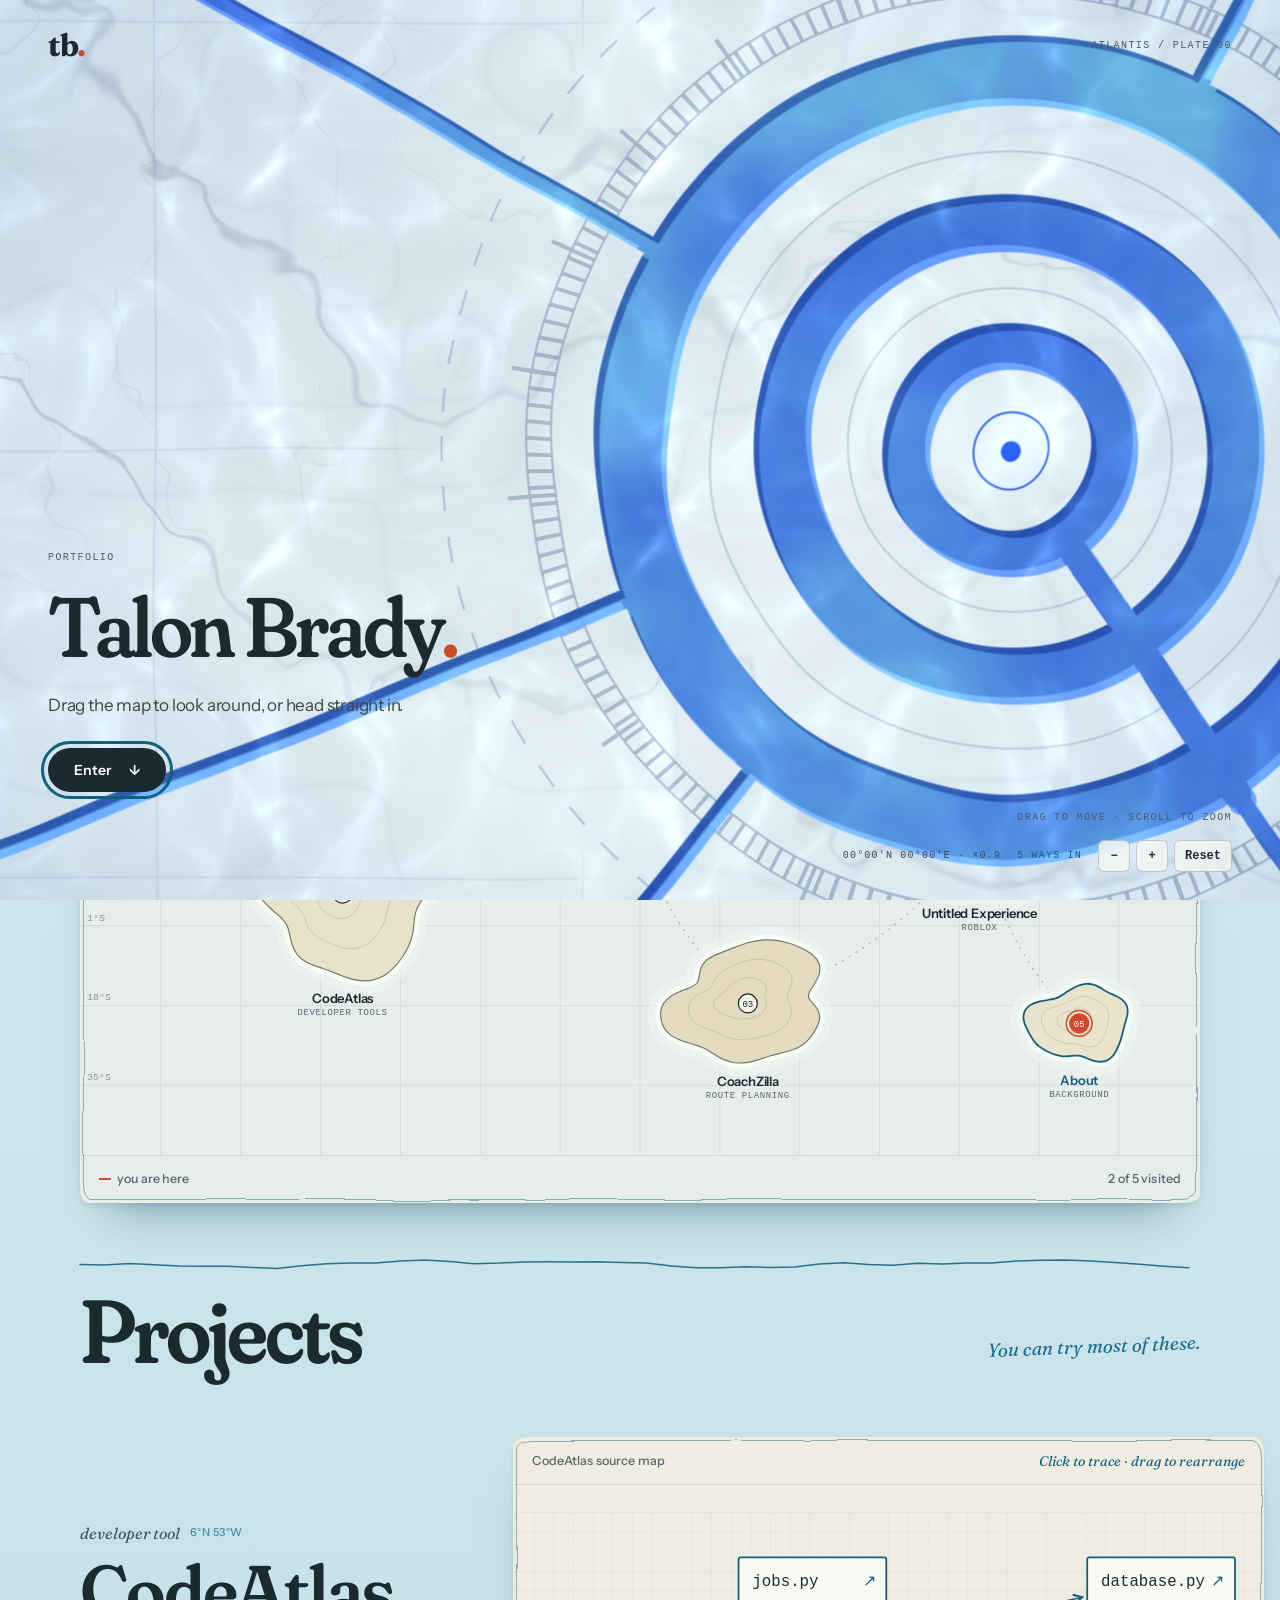
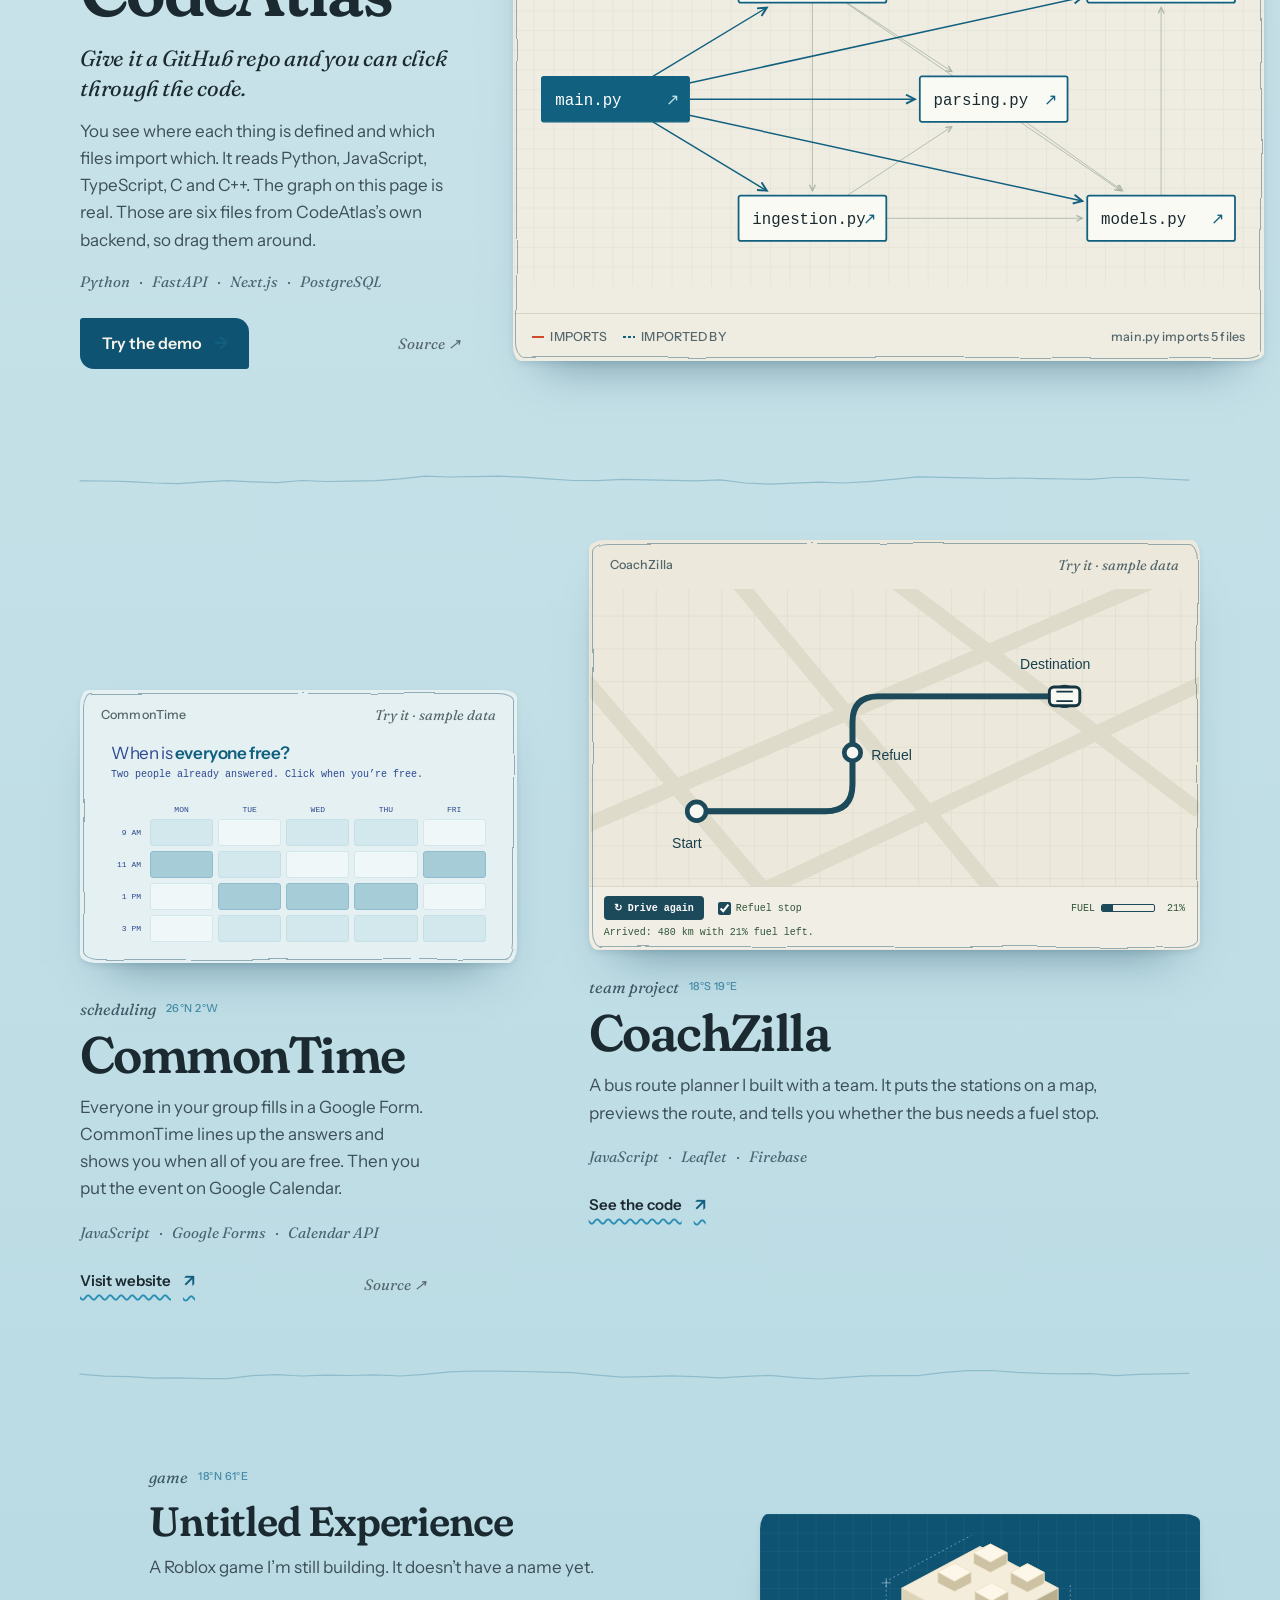
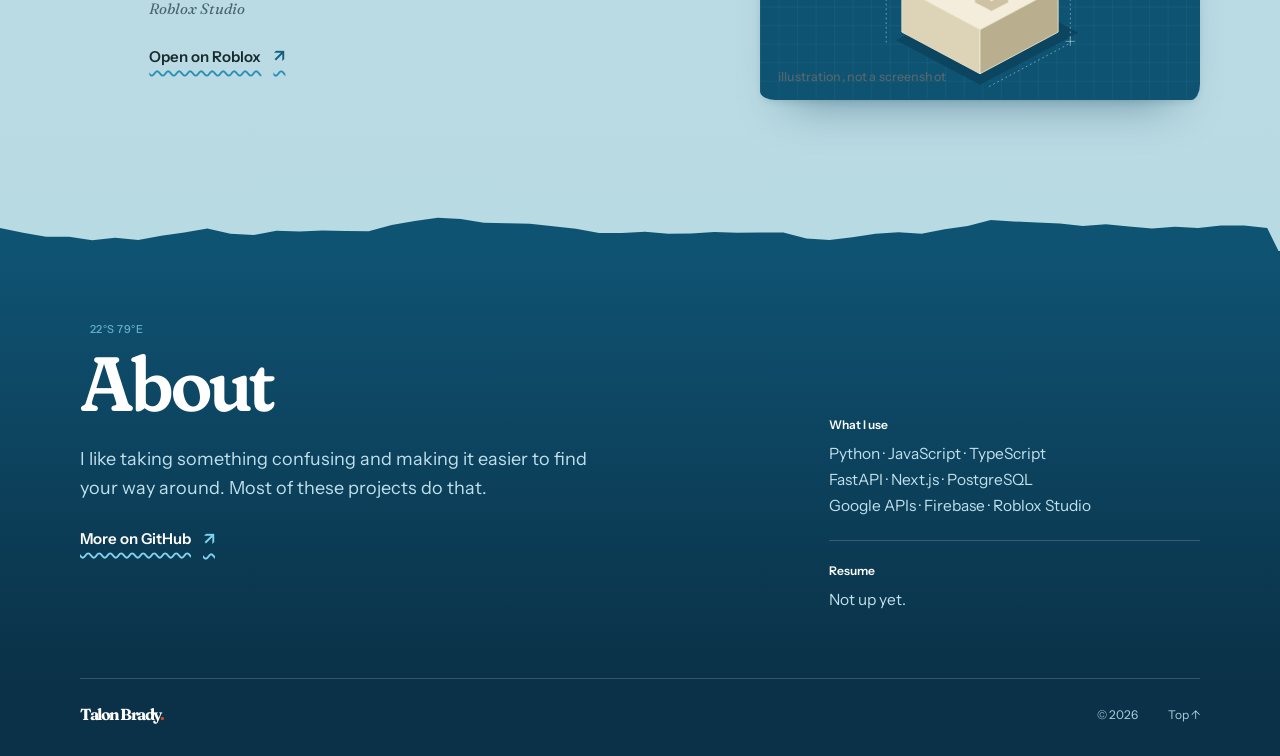
<file: index.html>
<!doctype html>
<html lang="en">
  <head>
    <meta charset="utf-8" />
    <meta name="viewport" content="width=device-width, initial-scale=1" />
    <meta
      name="description"
      content="Software projects by Talon Brady: CodeAtlas, CommonTime, CoachZilla and a Roblox game."
    />
    <meta name="theme-color" content="#f6f3ea" />
    <meta property="og:title" content="Talon Brady: projects" />
    <meta
      property="og:description"
      content="Software projects by Talon Brady: CodeAtlas, CommonTime, CoachZilla and a Roblox game."
    />
    <title>Talon Brady: projects</title>
    <link rel="icon" href="favicon.svg" type="image/svg+xml" />
    <link rel="preconnect" href="https://fonts.googleapis.com" />
    <link rel="preconnect" href="https://fonts.gstatic.com" crossorigin />
    <link
      rel="stylesheet"
      href="https://fonts.googleapis.com/css2?family=Fraunces:ital,opsz,wght,SOFT,WONK@0,9..144,300..800,0..100,0..1;1,9..144,300..800,0..100,0..1&family=Instrument+Sans:ital,wght@0,400..700;1,400..700&display=swap"
    />
    <link rel="stylesheet" href="styles.css?v=atlantis-10" />
    <script>
      // Show the entry screen unless the visitor followed a link to a section.
      if (!location.hash) document.documentElement.classList.add("gate-on");
    </script>
  </head>
  <body>
    <section class="gate" id="gate" aria-label="Welcome">
      <canvas class="gate-canvas" aria-hidden="true"></canvas>
      <div class="gate-top" aria-hidden="true">
        <span class="gate-mark">tb<i>.</i></span>
        <span>ATLANTIS / PLATE 00</span>
      </div>
      <div class="gate-copy">
        <p class="gate-eyebrow">PORTFOLIO</p>
        <p class="gate-title">Talon Brady<span>.</span></p>
        <p class="gate-lead">
          Drag the map to look around, or head straight in.
        </p>
        <button type="button" class="gate-enter">
          Enter <span aria-hidden="true">↓</span>
        </button>
      </div>
      <p class="gate-hint" aria-hidden="true">MOVE ACROSS THE WATER</p>
      <div class="gate-cursor" aria-hidden="true"></div>
    </section>
    <svg class="wobble-defs" aria-hidden="true" focusable="false">
      <filter id="wobble" x="-5%" y="-5%" width="110%" height="110%">
        <feTurbulence type="fractalNoise" baseFrequency="0.011" numOctaves="2" seed="4" />
        <feDisplacementMap in="SourceGraphic" scale="6" />
      </filter>
      <filter id="wobble-soft" x="-10%" y="-10%" width="120%" height="120%">
        <feTurbulence type="fractalNoise" baseFrequency="0.04" numOctaves="2" seed="9" />
        <feDisplacementMap in="SourceGraphic" scale="3" />
      </filter>
    </svg>
    <a class="skip-link" href="#main">Skip to content</a>
    <div class="page" id="top">
      <header class="masthead">
        <a class="wordmark" href="./" aria-label="Talon Brady home"
          >tb<span aria-hidden="true">.</span></a
        >
        <nav aria-label="Main navigation">
          <a href="#projects">Projects</a>
          <a href="#about">About</a>
          <a
            class="nav-external"
            href="https://github.com/stingingend"
            target="_blank"
            rel="noreferrer"
            >GitHub <span aria-hidden="true">↗</span></a
          >
        </nav>
      </header>
      <main id="main">
        <section class="intro" aria-labelledby="intro-title">
          <h1 id="intro-title">Talon Brady<span>.</span></h1>
          <div class="intro-bottom">
            <p>I build software.<br />Here’s some of it.</p>
            <ul class="index" aria-label="Projects, quick links">
              <li>
                <a href="#codeatlas">CodeAtlas</a>
                <span>look around a GitHub repo</span>
                <a class="index-go" href="codeatlas/workspace/">demo</a>
              </li>
              <li>
                <a href="#commontime">CommonTime</a>
                <span>find a time a group is free</span>
                <a
                  class="index-go"
                  href="https://stingingend.github.io/commontime-scheduler/"
                  target="_blank"
                  rel="noreferrer"
                  >site</a
                >
              </li>
              <li>
                <a href="#coachzilla">CoachZilla</a>
                <span>bus routes and fuel stops</span>
                <a
                  class="index-go"
                  href="https://github.com/stingingend/CoachZilla-main"
                  target="_blank"
                  rel="noreferrer"
                  >code</a
                >
              </li>
              <li>
                <a href="#roblox">Untitled Experience</a>
                <span>a Roblox game, in progress</span>
                <a
                  class="index-go"
                  href="https://www.roblox.com/games/104982161041127/Untitled-Experience"
                  target="_blank"
                  rel="noreferrer"
                  >play</a
                >
              </li>
            </ul>
          </div>
          <figure class="code-map atlas" id="atlas" aria-labelledby="atlas-title">
            <figcaption>
              <span id="atlas-title">Project map</span
              ><span>pick an island</span>
            </figcaption>
            <div class="atlas-stage">
              <ol class="atlas-places">
                <li>
                  <a class="place" href="#codeatlas" data-place="codeatlas"
                    ><b>CodeAtlas</b><span>Developer tools</span></a
                  >
                </li>
                <li>
                  <a class="place" href="#commontime" data-place="commontime"
                    ><b>CommonTime</b><span>Scheduling</span></a
                  >
                </li>
                <li>
                  <a class="place" href="#coachzilla" data-place="coachzilla"
                    ><b>CoachZilla</b><span>Route planning</span></a
                  >
                </li>
                <li>
                  <a class="place" href="#roblox" data-place="roblox"
                    ><b>Untitled Experience</b><span>Roblox</span></a
                  >
                </li>
                <li>
                  <a class="place" href="#about" data-place="about"
                    ><b>About</b><span>Background</span></a
                  >
                </li>
              </ol>
            </div>
            <div class="figure-bottom">
              <span><i aria-hidden="true"></i> you are here</span
              ><span class="atlas-count" aria-live="polite"
                >5 places</span
              >
            </div>
          </figure>
        </section>

        <section class="work" id="projects" aria-labelledby="work-title">
          <div class="section-heading">
            <h2 id="work-title">Projects</h2>
            <p>You can try most of these.</p>
          </div>
          <article
            class="featured project"
            id="codeatlas"
            aria-labelledby="codeatlas-title"
          >
            <div class="featured-copy">
              <div class="eyebrow">
                developer tool
                <span class="coords" data-coords="codeatlas"></span>
              </div>
              <h3 id="codeatlas-title">CodeAtlas</h3>
              <p class="project-lead">Give it a GitHub repo and you can click through the code.</p>
              <p>
                You see where each thing is defined and which files import which. It reads Python, JavaScript, TypeScript, C and C++. The graph on this page is real. Those are six files from CodeAtlas’s own backend, so drag them around.
              </p>
              <ul class="tags" aria-label="CodeAtlas technologies">
                <li>Python</li>
                <li>FastAPI</li>
                <li>Next.js</li>
                <li>PostgreSQL</li>
              </ul>
              <div class="card-links">
                <a class="text-link primary" href="codeatlas/workspace/"
                  >Try the demo <span aria-hidden="true">→</span></a
                ><a
                  class="secondary-link"
                  href="https://github.com/stingingend/CodeAtlas"
                  target="_blank"
                  rel="noreferrer"
                  aria-label="CodeAtlas source on GitHub"
                  >Source ↗</a
                >
              </div>
            </div>
            <figure class="code-map">
              <figcaption>
                <span>CodeAtlas source map</span
                ><span aria-hidden="true">↗</span>
              </figcaption>
              <div class="map-grid">
                <svg
                  viewBox="0 0 760 340"
                  role="group"
                  aria-labelledby="map-title map-description"
                >
                  <title id="map-title">CodeAtlas source map</title>
                  <desc id="map-description">
                    main.py imports database.py, jobs.py, and parsing.py. Each
                    filename links to its source on GitHub.
                  </desc>
                  <defs>
                    <pattern
                      id="grid"
                      width="20"
                      height="20"
                      patternUnits="userSpaceOnUse"
                    >
                      <path
                        d="M20 0H0V20"
                        fill="none"
                        stroke="#d3d2c6"
                        stroke-width=".6"
                      />
                    </pattern>
                    <marker
                      id="arrow"
                      markerWidth="7"
                      markerHeight="7"
                      refX="6"
                      refY="3"
                      orient="auto"
                    >
                      <path
                        d="M0 0L6 3L0 6"
                        fill="none"
                        stroke="#12607f"
                        stroke-width="1.2"
                      />
                    </marker>
                  </defs>
                  <rect width="760" height="340" fill="url(#grid)" />
                  <g
                    stroke="#12607f"
                    stroke-width="1.5"
                    fill="none"
                    marker-end="url(#arrow)"
                  >
                    <path d="M285 170H355V70H452" />
                    <path d="M285 170H452" />
                    <path d="M355 170V270H452" />
                  </g>
                  <circle cx="355" cy="170" r="3.5" fill="#12607f" />
                  <g class="source-node">
                    <a
                      href="https://github.com/stingingend/CodeAtlas/blob/main/backend/app/main.py"
                      target="_blank"
                      rel="noreferrer"
                      aria-label="Open main.py on GitHub"
                    >
                      <rect
                        x="85"
                        y="140"
                        width="200"
                        height="60"
                        fill="#12607f"
                      />
                      <text x="109" y="177" fill="#fff">main.py</text>
                      <text x="252" y="176" fill="#c2e0e8" class="node-arrow">
                        ↗
                      </text>
                    </a>
                  </g>
                  <g class="source-node">
                    <a
                      href="https://github.com/stingingend/CodeAtlas/blob/main/backend/app/database.py"
                      target="_blank"
                      rel="noreferrer"
                      aria-label="Open database.py on GitHub"
                    >
                      <rect
                        x="460"
                        y="40"
                        width="215"
                        height="60"
                        fill="#f9faf4"
                        stroke="#12607f"
                      />
                      <text x="481" y="77">database.py</text>
                      <text x="642" y="76" class="node-arrow">↗</text>
                    </a>
                  </g>
                  <g class="source-node">
                    <a
                      href="https://github.com/stingingend/CodeAtlas/blob/main/backend/app/jobs.py"
                      target="_blank"
                      rel="noreferrer"
                      aria-label="Open jobs.py on GitHub"
                    >
                      <rect
                        x="460"
                        y="140"
                        width="215"
                        height="60"
                        fill="#f9faf4"
                        stroke="#12607f"
                      />
                      <text x="481" y="177">jobs.py</text>
                      <text x="642" y="176" class="node-arrow">↗</text>
                    </a>
                  </g>
                  <g class="source-node">
                    <a
                      href="https://github.com/stingingend/CodeAtlas/blob/main/backend/app/parsing.py"
                      target="_blank"
                      rel="noreferrer"
                      aria-label="Open parsing.py on GitHub"
                    >
                      <rect
                        x="460"
                        y="240"
                        width="215"
                        height="60"
                        fill="#f9faf4"
                        stroke="#12607f"
                      />
                      <text x="481" y="277">parsing.py</text>
                      <text x="642" y="276" class="node-arrow">↗</text>
                    </a>
                  </g>
                  <g class="map-annotation">
                    <path
                      d="M177 208Q145 246 93 235"
                      fill="none"
                      stroke="#6d776a"
                    />
                    <text x="65" y="260">start here</text>
                  </g>
                </svg>
              </div>
              <div class="figure-bottom">
                <span><i aria-hidden="true"></i> selected imports</span
                ><span>Open a file to explore the source</span>
              </div>
            </figure>
          </article>

          <div class="project-grid">
            <article
              class="project project-card"
              id="commontime"
              aria-labelledby="commontime-title"
            >
              <div
                class="project-visual calendar-visual"
                role="img"
                aria-label="Illustration of overlapping availability on a weekly calendar"
              >
                <div class="visual-bar">
                  <span>CommonTime</span
                  ><span>illustration</span>
                </div>
                <div class="calendar-art" aria-hidden="true">
                  <div class="calendar-heading">
                    <span
                      >When is<br /><strong>everyone free?</strong></span
                    ><span class="calendar-symbol">↗</span>
                  </div>
                  <div class="calendar-days">
                    <span>MON</span><span>TUE</span><span>WED</span
                    ><span>THU</span><span>FRI</span>
                  </div>
                  <div class="calendar-cells">
                    <i></i><i class="slot"></i><i></i><i class="slot"></i><i></i
                    ><i class="slot"></i><i></i><i class="overlap">✓</i><i></i
                    ><i class="slot"></i><i></i><i class="slot"></i
                    ><i class="slot"></i><i></i><i></i>
                  </div>
                </div>
              </div>
              <div class="card-copy">
                <div class="eyebrow">
                  scheduling
                  <span class="coords" data-coords="commontime"></span>
                </div>
                <h3 id="commontime-title">CommonTime</h3>
                <p>
                  Everyone in your group fills in a Google Form. CommonTime lines up the answers and shows you when all of you are free. Then you put the event on Google Calendar.
                </p>
                <ul class="tags" aria-label="CommonTime technologies">
                  <li>JavaScript</li>
                  <li>Google Forms</li>
                  <li>Calendar API</li>
                </ul>
                <div class="card-links">
                  <a
                    class="text-link"
                    href="https://stingingend.github.io/commontime-scheduler/"
                    target="_blank"
                    rel="noreferrer"
                    >Visit website <span aria-hidden="true">↗</span></a
                  ><a
                    class="secondary-link"
                    href="https://github.com/stingingend/commontime-scheduler"
                    target="_blank"
                    rel="noreferrer"
                    aria-label="CommonTime source on GitHub"
                    >Source ↗</a
                  >
                </div>
              </div>
            </article>

            <article
              class="project project-card"
              id="coachzilla"
              aria-labelledby="coachzilla-title"
            >
              <div class="project-visual route-visual">
                <div class="visual-bar">
                  <span>CoachZilla</span><span>illustration</span>
                </div>
                <svg
                  viewBox="0 0 520 264"
                  role="img"
                  aria-labelledby="route-title route-desc"
                >
                  <title id="route-title">CoachZilla route illustration</title>
                  <desc id="route-desc">
                    A stylized route connects a starting station, a refuel stop,
                    and a destination.
                  </desc>
                  <defs>
                    <pattern
                      id="route-grid"
                      width="28"
                      height="28"
                      patternUnits="userSpaceOnUse"
                    >
                      <path
                        d="M28 0H0V28"
                        fill="none"
                        stroke="#d6d3c2"
                        stroke-width=".7"
                      />
                    </pattern>
                  </defs>
                  <rect width="520" height="264" fill="url(#route-grid)" />
                  <g stroke="#dedbcb" stroke-width="13" fill="none">
                    <path
                      d="M-15 70L150 264M110 -20L345 264M235 -20L520 195M-10 210L500 -10M100 285L535 80"
                    />
                  </g>
                  <path
                    id="route-line"
                    d="M91 195H201Q224 195 224 172V119Q224 97 246 97H405"
                    fill="none"
                    stroke="#1d4a5a"
                    stroke-width="5"
                    stroke-linecap="round"
                  />
                  <g fill="#f6f8f1" stroke="#1d4a5a" stroke-width="4">
                    <circle cx="91" cy="195" r="8" />
                    <circle class="refuel" cx="224" cy="145" r="7" />
                    <circle cx="405" cy="97" r="8" />
                  </g>
                  <g
                    font-family="Arial, sans-serif"
                    font-size="12"
                    fill="#18404d"
                  >
                    <text x="70" y="226">Start</text>
                    <text class="refuel" x="240" y="151">Refuel</text>
                    <text x="367" y="74">Destination</text>
                  </g>
                </svg>
              </div>
              <div class="card-copy">
                <div class="eyebrow">
                  team project
                  <span class="coords" data-coords="coachzilla"></span>
                </div>
                <h3 id="coachzilla-title">CoachZilla</h3>
                <p>
                  A bus route planner I built with a team. It puts the stations on a map, previews the route, and tells you whether the bus needs a fuel stop.
                </p>
                <ul class="tags" aria-label="CoachZilla technologies">
                  <li>JavaScript</li>
                  <li>Leaflet</li>
                  <li>Firebase</li>
                </ul>
                <div class="card-links">
                  <a
                    class="text-link"
                    href="https://github.com/stingingend/CoachZilla-main"
                    target="_blank"
                    rel="noreferrer"
                    >See the code <span aria-hidden="true">↗</span></a
                  >
                </div>
              </div>
            </article>
          </div>

          <article
            class="project roblox-project"
            id="roblox"
            aria-labelledby="roblox-title"
          >
            <div class="roblox-art">
              <svg
                viewBox="0 0 760 320"
                role="img"
                aria-label="Illustration of an isometric building block"
              >
                <defs>
                  <pattern
                    id="blue-grid"
                    width="32"
                    height="32"
                    patternUnits="userSpaceOnUse"
                  >
                    <path
                      d="M32 0H0V32"
                      fill="none"
                      stroke="#3a87a3"
                      stroke-width=".5"
                    />
                  </pattern>
                </defs>
                <rect width="760" height="320" fill="url(#blue-grid)" />
                <path d="M235 218L380 295L550 205L405 128Z" fill="#0b4560" />
                <g stroke="#efe6cc" stroke-width="1.5" stroke-linejoin="round">
                  <path d="M245 128L380 56L515 128L380 200Z" fill="#f4eddb" />
                  <path d="M245 128V204L380 276V200Z" fill="#ddd3b6" />
                  <path d="M380 200L515 128V204L380 276Z" fill="#b9ae8e" />
                  <path
                    d="M307 119V100L336 85L365 100V119L336 134Z"
                    fill="#cdc3a4"
                  />
                  <path d="M307 100L336 85L365 100L336 116Z" fill="#fcf7e8" />
                  <path
                    d="M369 86V67L398 52L427 67V86L398 101Z"
                    fill="#cdc3a4"
                  />
                  <path d="M369 67L398 52L427 67L398 83Z" fill="#fcf7e8" />
                  <path
                    d="M371 153V134L400 119L429 134V153L400 168Z"
                    fill="#cdc3a4"
                  />
                  <path d="M371 134L400 119L429 134L400 150Z" fill="#fcf7e8" />
                  <path
                    d="M433 120V101L462 86L491 101V120L462 135Z"
                    fill="#cdc3a4"
                  />
                  <path d="M433 101L462 86L491 101L462 117Z" fill="#fcf7e8" />
                </g>
                <g stroke="#b5d6df" fill="none" stroke-width="1">
                  <path d="M218 222L218 116L365 37" stroke-dasharray="3 5" />
                  <path d="M536 123V223L392 300" stroke-dasharray="3 5" />
                  <path
                    d="M210 119L226 119M218 111V127M528 220H544M536 212V228"
                  />
                </g></svg
              ><span class="art-label">illustration, not a screenshot</span>
            </div>
            <div class="roblox-copy">
              <div class="eyebrow">
                game
                <span class="coords" data-coords="roblox"></span>
              </div>
              <h3 id="roblox-title">Untitled Experience</h3>
              <p>A Roblox game I’m still building. It doesn’t have a name yet.</p>
              <ul class="tags" aria-label="Platform">
                <li>Roblox Studio</li>
              </ul>
              <a
                class="text-link"
                href="https://www.roblox.com/games/104982161041127/Untitled-Experience"
                target="_blank"
                rel="noreferrer"
                >Open on Roblox <span aria-hidden="true">↗</span></a
              >
            </div>
          </article>
        </section>

        <section class="about" id="about" aria-labelledby="about-title">
          <div class="about-copy">
            <div class="eyebrow">
              ABOUT
              <span class="coords" data-coords="about"></span>
            </div>
            <h2 id="about-title">About</h2>
            <p>
              I like taking something confusing and making it easier to find your way around. Most of these projects do that.
            </p>
            <a
              class="text-link"
              href="https://github.com/stingingend"
              target="_blank"
              rel="noreferrer"
              >More on GitHub <span aria-hidden="true">↗</span></a
            >
          </div>
          <div class="details">
            <div class="detail-row">
              <h3>What I use</h3>
              <p>
                Python · JavaScript · TypeScript<br />FastAPI · Next.js ·
                PostgreSQL<br />Google APIs · Firebase · Roblox Studio
              </p>
            </div>
            <div class="detail-row" id="resume">
              <h3>Resume</h3>
              <p>
                Not up yet.
              </p>
            </div>
          </div>
        </section>
      </main>
      <footer>
        <a class="footer-name" href="#top">Talon Brady<span>.</span></a
        ><span>© <span id="year">2026</span></span
        ><a href="#top">Top ↑</a>
      </footer>
    </div>
    <script src="script.js?v=atlantis-10"></script>
  </body>
</html>
</file>
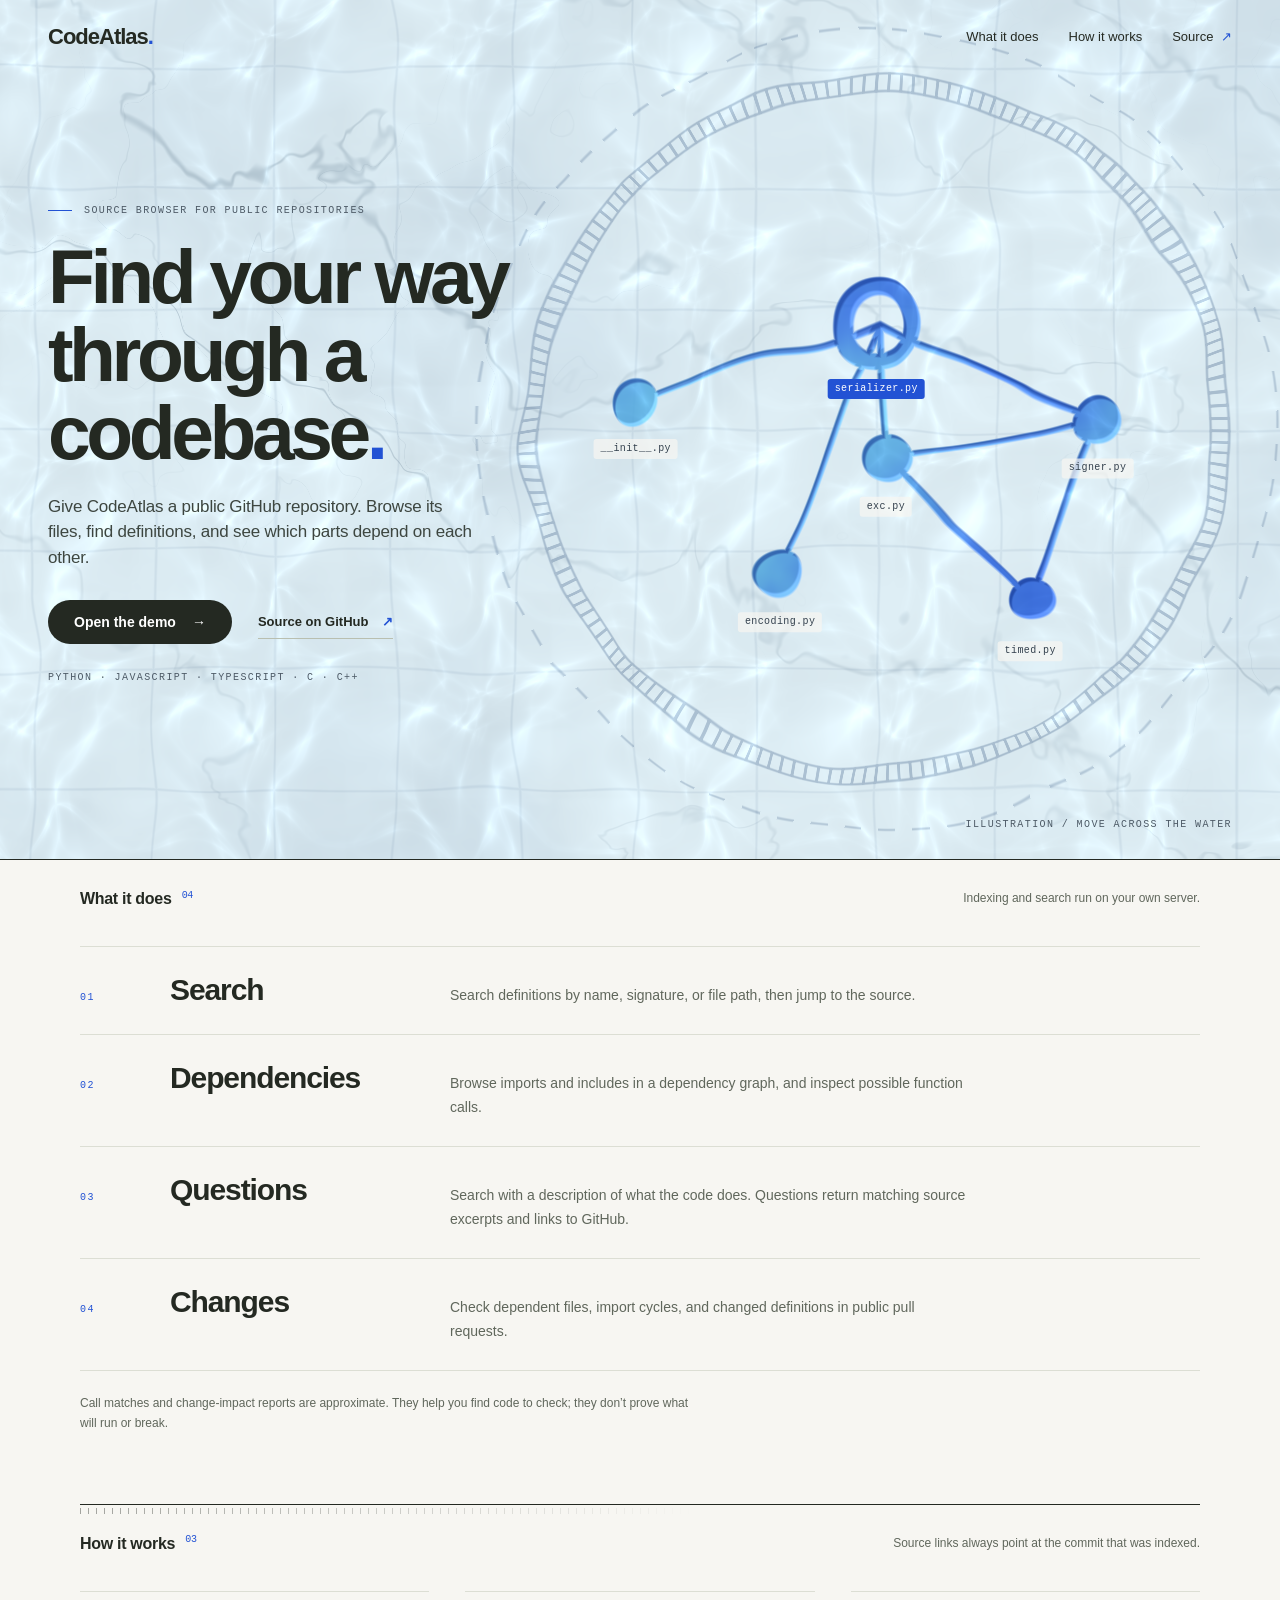
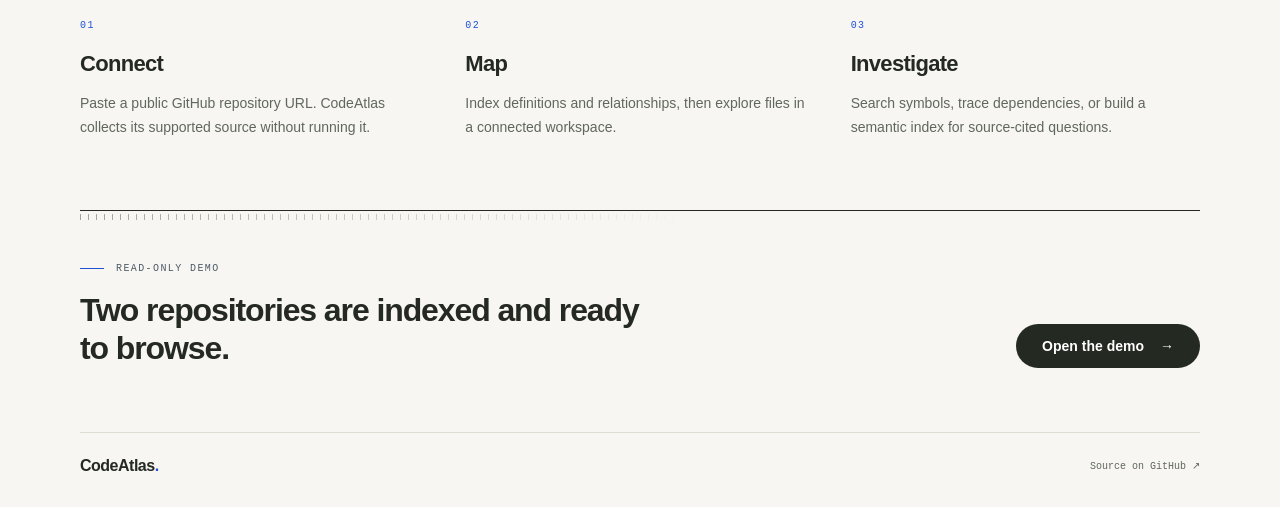
<file: codeatlas/index.html>
<!DOCTYPE html><html lang="en"><head><meta charSet="utf-8"/><meta name="viewport" content="width=device-width, initial-scale=1"/><link rel="stylesheet" href="/codeatlas/_next/static/chunks/2p39sc0d5snbb.css" data-precedence="next"/><link rel="stylesheet" href="/codeatlas/_next/static/chunks/0vpkc_rked1tj.css" data-precedence="next"/><link rel="preload" as="script" fetchPriority="low" href="/codeatlas/_next/static/chunks/1x6obpmlu1_c2.js"/><script src="/codeatlas/_next/static/chunks/2r4s4h5xul1n-.js" async=""></script><script src="/codeatlas/_next/static/chunks/2khxl0v1q4i6n.js" async=""></script><script src="/codeatlas/_next/static/chunks/2ywj8bmzujyvs.js" async=""></script><script src="/codeatlas/_next/static/chunks/turbopack-3q5i1bl38z8av.js" async=""></script><script src="/codeatlas/_next/static/chunks/0umf92h1sb77c.js" async=""></script><script src="/codeatlas/_next/static/chunks/37yhb2wx0aepg.js" async=""></script><title>CodeAtlas — Find your way through the code</title><meta name="description" content="Turn a public GitHub repository into a connected map of Python, JavaScript, TypeScript, C, and C++ code. Explore dependencies, search symbols, and investigate changes with source-backed insights."/><meta property="og:title" content="CodeAtlas — Less searching. More understanding."/><meta property="og:description" content="Explore the structure, find answers, and see what a change could touch."/><meta property="og:type" content="website"/><meta name="twitter:card" content="summary"/><meta name="twitter:title" content="CodeAtlas — Less searching. More understanding."/><meta name="twitter:description" content="Explore the structure, find answers, and see what a change could touch."/><link rel="icon" href="/codeatlas/icon.svg?icon.2t8xp3l4cett-.svg" sizes="any" type="image/svg+xml"/><script src="/codeatlas/_next/static/chunks/0cz1d0mv5g_q7.js" noModule=""></script></head><body><div hidden=""><!--$--><!--/$--></div><div class="landing"><header class="landing-bar"><a class="landing-mark" href="/codeatlas/">CodeAtlas<i>.</i></a><nav aria-label="Main navigation"><a href="#features">What it does</a><a href="#workflow">How it works</a><a href="https://github.com/stingingend/CodeAtlas" target="_blank" rel="noreferrer">Source <span aria-hidden="true">↗</span></a></nav></header><main><section class="landing-hero"><div class="water-chart" aria-hidden="true"><canvas></canvas><span class="water-label">__init__.py</span><span class="water-label is-hub">serializer.py</span><span class="water-label">signer.py</span><span class="water-label">encoding.py</span><span class="water-label">timed.py</span><span class="water-label">exc.py</span></div><div class="landing-copy"><p class="landing-eyebrow"><span aria-hidden="true"></span> SOURCE BROWSER FOR PUBLIC REPOSITORIES</p><h1>Find your way through a codebase<i>.</i></h1><p class="landing-lead">Give CodeAtlas a public GitHub repository. Browse its files, find definitions, and see which parts depend on each other.</p><div class="landing-actions"><a class="landing-go" href="/codeatlas/workspace/">Open the demo<!-- --> <span aria-hidden="true">→</span></a><a class="landing-link" href="https://github.com/stingingend/CodeAtlas" target="_blank" rel="noreferrer">Source on GitHub <span aria-hidden="true">↗</span></a></div><p class="landing-note">PYTHON · JAVASCRIPT · TYPESCRIPT · C · C++</p></div><p class="landing-caption" aria-hidden="true">ILLUSTRATION / MOVE ACROSS THE WATER</p></section><section class="landing-section" id="features"><div class="landing-heading"><h2>What it does <sup>04</sup></h2><p>Indexing and search run on your own server.</p></div><ol class="landing-rows"><li><span>0<!-- -->1</span><h3>Search</h3><p>Search definitions by name, signature, or file path, then jump to the source.</p></li><li><span>0<!-- -->2</span><h3>Dependencies</h3><p>Browse imports and includes in a dependency graph, and inspect possible function calls.</p></li><li><span>0<!-- -->3</span><h3>Questions</h3><p>Search with a description of what the code does. Questions return matching source excerpts and links to GitHub.</p></li><li><span>0<!-- -->4</span><h3>Changes</h3><p>Check dependent files, import cycles, and changed definitions in public pull requests.</p></li></ol><p class="landing-footnote">Call matches and change-impact reports are approximate. They help you find code to check; they don’t prove what will run or break.</p></section><section class="landing-section" id="workflow"><div class="landing-heading"><h2>How it works <sup>03</sup></h2><p>Source links always point at the commit that was indexed.</p></div><ol class="landing-steps"><li><span>0<!-- -->1</span><h3>Connect</h3><p>Paste a public GitHub repository URL. CodeAtlas collects its supported source without running it.</p></li><li><span>0<!-- -->2</span><h3>Map</h3><p>Index definitions and relationships, then explore files in a connected workspace.</p></li><li><span>0<!-- -->3</span><h3>Investigate</h3><p>Search symbols, trace dependencies, or build a semantic index for source-cited questions.</p></li></ol></section><section class="landing-close"><div><p class="landing-eyebrow"><span aria-hidden="true"></span> <!-- -->READ-ONLY DEMO</p><h2>Two repositories are indexed and ready to browse.</h2></div><a class="landing-go" href="/codeatlas/workspace/">Open the demo<!-- --> <span aria-hidden="true">→</span></a></section></main><footer class="landing-foot"><a class="landing-mark" href="/codeatlas/">CodeAtlas<i>.</i></a><a href="https://github.com/stingingend/CodeAtlas" target="_blank" rel="noreferrer">Source on GitHub ↗</a></footer></div><!--$--><!--/$--><script id="_R_">(globalThis["TURBOPACK"] || (globalThis["TURBOPACK"] = [])).push({"otherChunks":["static/chunks/1x6obpmlu1_c2.js","static/chunks/2r4s4h5xul1n-.js","static/chunks/2khxl0v1q4i6n.js","static/chunks/2ywj8bmzujyvs.js"],"runtimeModuleIds":[94553]});</script><script src="/codeatlas/_next/static/chunks/1x6obpmlu1_c2.js" async=""></script><script>(self.__next_f=self.__next_f||[]).push([0])</script><script>self.__next_f.push([1,"1:\"$Sreact.fragment\"\n2:\"/codeatlas/_next/static/chunks/0umf92h1sb77c.js\"\n3:I[39756,[\"$2\"],\"default\"]\n4:I[37457,[\"$2\"],\"default\"]\n6:\"/codeatlas/_next/static/chunks/37yhb2wx0aepg.js\"\n7:I[22016,[\"$2\",\"$6\"],\"\"]\n8:I[81598,[\"$2\",\"$6\"],\"WaterChart\"]\n11:\"ViewportBoundary\"\n12:I[97367,[\"$2\"],\"$11\"]\n14:\"MetadataBoundary\"\n15:I[97367,[\"$2\"],\"$14\"]\n16:\"$Sreact.suspense\"\n18:I[68027,[\"$2\"],\"default\",1]\n:HL[\"/codeatlas/_next/static/chunks/2p39sc0d5snbb.css\",\"style\"]\n:HL[\"/codeatlas/_next/static/chunks/0vpkc_rked1tj.css\",\"style\"]\n5:[[\"children\",{\"s\":\"__PAGE__\",\"h\":512,\"d\":{\"r\":[\"$\",\"$1\",\"c\",{\"children\":[[\"$\",\"div\",null,{\"className\":\"landing\",\"children\":[[\"$\",\"header\",null,{\"className\":\"landing-bar\",\"children\":[[\"$\",\"$L7\",null,{\"href\":\"/\",\"className\":\"landing-mark\",\"prefetch\":false,\"children\":[\"CodeAtlas\",[\"$\",\"i\",null,{\"children\":\".\"}]]}],[\"$\",\"nav\",null,{\"aria-label\":\"Main navigation\",\"children\":[[\"$\",\"a\",null,{\"href\":\"#features\",\"children\":\"What it does\"}],[\"$\",\"a\",null,{\"href\":\"#workflow\",\"children\":\"How it works\"}],[\"$\",\"a\",null,{\"href\":\"https://github.com/stingingend/CodeAtlas\",\"target\":\"_blank\",\"rel\":\"noreferrer\",\"children\":[\"Source \",[\"$\",\"span\",null,{\"aria-hidden\":\"true\",\"children\":\"↗\"}]]}]]}]]}],[\"$\",\"main\",null,{\"children\":[[\"$\",\"section\",null,{\"className\":\"landing-hero\",\"children\":[[\"$\",\"$L8\",null,{}],[\"$\",\"div\",null,{\"className\":\"landing-copy\",\"children\":[[\"$\",\"p\",null,{\"className\":\"landing-eyebrow\",\"children\":[[\"$\",\"span\",null,{\"aria-hidden\":\"true\"}],\" SOURCE BROWSER FOR PUBLIC REPOSITORIES\"]}],[\"$\",\"h1\",null,{\"children\":[\"Find your way through a codebase\",[\"$\",\"i\",null,{\"children\":\".\"}]]}],[\"$\",\"p\",null,{\"className\":\"landing-lead\",\"children\":\"Give CodeAtlas a public GitHub repository. Browse its files, find definitions, and see which parts depend on each other.\"}],[\"$\",\"div\",null,{\"className\":\"landing-actions\",\"children\":[[\"$\",\"$L7\",null,{\"className\":\"landing-go\",\"href\":\"/workspace\",\"prefetch\":false,\"children\":[\"Open the demo\",\" \",[\"$\",\"span\",null,{\"aria-hidden\":\"true\",\"children\":\"→\"}]]}],[\"$\",\"a\",null,{\"className\":\"landing-link\",\"href\":\"https://github.com/stingingend/CodeAtlas\",\"target\":\"_blank\",\"rel\":\"noreferrer\",\"children\":[\"Source on GitHub \",[\"$\",\"span\",null,{\"aria-hidden\":\"true\",\"children\":\"↗\"}]]}]]}],[\"$\",\"p\",null,{\"className\":\"landing-note\",\"children\":\"PYTHON · JAVASCRIPT · TYPESCRIPT · C · C++\"}]]}],[\"$\",\"p\",null,{\"className\":\"landing-caption\",\"aria-hidden\":\"true\",\"children\":\"ILLUSTRATION / MOVE ACROSS THE WATER\"}]]}],[\"$\",\"section\",null,{\"className\":\"landing-section\",\"id\":\"features\",\"children\":[[\"$\",\"div\",null,{\"className\":\"landing-heading\",\"children\":[[\"$\",\"h2\",null,{\"children\":[\"What it does \",[\"$\",\"sup\",null,{\"children\":\"04\"}]]}],[\"$\",\"p\",null,{\"children\":\"Indexing and search run on your own server.\"}]]}],[\"$\",\"ol\",null,{\"className\":\"landing-rows\",\"children\":[[\"$\",\"li\",\"Search\",{\"children\":[[\"$\",\"span\",null,{\"children\":[\"0\",1]}],[\"$\",\"h3\",null,{\"children\":\"Search\"}],[\"$\",\"p\",null,{\"children\":\"Search definitions by name, signature, or file path, then jump to the source.\"}]]}],[\"$\",\"li\",\"Dependencies\",{\"children\":[[\"$\",\"span\",null,{\"children\":[\"0\",2]}],[\"$\",\"h3\",null,{\"children\":\"Dependencies\"}],[\"$\",\"p\",null,{\"children\":\"Browse imports and includes in a dependency graph, and inspect possible function calls.\"}]]}],[\"$\",\"li\",\"Questions\",{\"children\":[[\"$\",\"span\",null,{\"children\":[\"0\",3]}],[\"$\",\"h3\",null,{\"children\":\"Questions\"}],[\"$\",\"p\",null,{\"children\":\"Search with a description of what the code does. Questions return matching source excerpts and links to GitHub.\"}]]}],\"$L9\"]}],\"$La\"]}],\"$Lb\",\"$Lc\"]}],\"$Ld\"]}],[\"$Le\",\"$Lf\"],\"$L10\"]}],\"p\":false,\"v\":null}}]]\n0:{\"P\":null,\"c\":[\"\",\"\"],\"q\":\"\",\"i\":false,\"t\":{\"t\":{\"s\":\"\",\"h\":528,\"d\":{\"r\":[\"$\",\"$1\",\"c\",{\"children\":[[[\"$\",\"link\",\"0\",{\"rel\":\"stylesheet\",\"href\":\"/codeatlas/_next/static/chunks/2p39sc0d5snbb.css\",\"precedence\":\"next\",\"crossOrigin\":\"$undefined\",\"nonce\":\"$undefined\"}],[\"$\",\"script\",\"script-0\",{\"src\":\"/codeatlas/_next/static/chunks/0umf92h1sb77c.js\",\"async\":true,\"nonce\":\"$undefined\"}]],[\"$\",\"html\",null,{\"lang\":\"en\",\"children\":[\"$\",\"body\",null,{\"children\":[\"$\",\"$L3\",null,{\"parallelRouterKey\":\"children\",\"error\":\"$undefined\",\"errorStyles\":\"$undefined\",\"errorScripts\":\"$undefined\",\"template\":[\"$\",\"$L4\",null,{}],\"templateStyles\":\"$undefined\",\"templateScripts\":\"$undefined\",\"notFound\":[[[\"$\",\"title\",null,{\"children\":\"404: This page could not be found.\"}],[\"$\",\"div\",null,{\"style\":{\"fontFamily\":\"system-ui,\\\"Segoe UI\\\",Roboto,Helvetica,Arial,sans-serif,\\\"Apple Color Emoji\\\",\\\"Segoe UI Emoji\\\"\",\"height\":\"100vh\",\"textAlign\":\"center\",\"display\":\"flex\",\"flexDirection\":\"column\",\"alignItems\":\"center\",\"justifyContent\":\"center\"},\"children\":[\"$\",\"div\",null,{\"children\":[[\"$\",\"style\",null,{\"dangerouslySetInnerHTML\":{\"__html\":\"body{color:#000;background:#fff;margin:0}.next-error-h1{border-right:1px solid rgba(0,0,0,.3)}@media (prefers-color-scheme:dark){body{color:#fff;background:#000}.next-error-h1{border-right:1px solid rgba(255,255,255,.3)}}\"}}],[\"$\",\"h1\",null,{\"className\":\"next-error-h1\",\"style\":{\"display\":\"inline-block\",\"margin\":\"0 20px 0 0\",\"padding\":\"0 23px 0 0\",\"fontSize\":24,\"fontWeight\":500,\"verticalAlign\":\"top\",\"lineHeight\":\"49px\"},\"children\":404}],[\"$\",\"div\",null,{\"style\":{\"display\":\"inline-block\"},\"children\":[\"$\",\"h2\",null,{\"style\":{\"fontSize\":14,\"fontWeight\":400,\"lineHeight\":\"49px\",\"margin\":0},\"children\":\"This page could not be found.\"}]}]]}]}]],[]],\"forbidden\":\"$undefined\",\"unauthorized\":\"$undefined\"}]}]}]]}],\"p\":false,\"v\":null},\"c\":\"$Q5\"},\"h\":{\"r\":[\"$\",\"$1\",\"h\",{\"children\":[null,[\"$\",\"$L12\",null,{\"children\":\"$L13\"}],[\"$\",\"$L15\",null,{\"children\":[[\"$\",\"div\",null,{\"hidden\":true,\"children\":[\"$\",\"$16\",null,{\"name\":\"Next.Metadata\",\"children\":\"$L17\"}]}],null]}],null]}],\"p\":false,\"v\":null}},\"m\":\"$undefined\",\"G\":[\"$18\",[[\"$\",\"link\",\"0\",{\"rel\":\"stylesheet\",\"href\":\"/codeatlas/_next/static/chunks/2p39sc0d5snbb.css\",\"precedence\":\"next\",\"crossOrigin\":\"$undefined\",\"nonce\":\"$undefined\"}]]],\"S\":true,\"r\":\"$undefined\",\"s\":\"$undefined\",\"a\":\"$undefined\",\"l\":\"$undefined\",\"p\":\"$undefined\",\"d\":\"$undefined\",\"b\":\"I4ceKO4BnsoyIaQqMWMES\"}\n19:I[97367,[\"$2\"],\"OutletBoundary\"]\n9:[\"$\",\"li\",\"Changes\",{\"children\":[[\"$\",\"span\",null,{\"children\":[\"0\",4]}],[\"$\",\"h3\",null,{\"children\":\"Changes\"}],[\"$\",\"p\",null,{\"children\":\"Check dependent files, import cycles, and changed definitions in public pull requests.\"}]]}]\na:[\"$\",\"p\",null,{\"className\":\"landing-footnote\",\"children\":\"Call matches and change-impact reports are approximate. They help you find code to check; they don’t prove what will run or break.\"}]\nb:[\"$\",\"section\",null,{\"className\":\"landing-section\",\"id\":\"workflow\",\"children\":[[\"$\",\"div\",null,{\"className\":\"landing-heading\",\"children\":[[\"$\",\"h2\",null,{\"children\":[\"How it works \",[\"$\",\"sup\",null,{\"children\":\"03\"}]]}],[\"$\",\"p\",null,{\"children\":\"Source links always point at the commit that was indexed.\"}]]}],[\"$\",\"ol\",null,{\"className\":\"landing-steps\",\"children\":[[\"$\",\"li\",\"Connect\",{\"children\":[[\"$\",\"span\",null,{\"children\":[\"0\",1]}],[\"$\",\"h3\",null,{\"children\":\"Connect\"}],[\"$\",\"p\",null,{\"children\":\"Paste a public GitHub repository URL. CodeAtlas collects its supported source without running it.\"}]]}],[\"$\",\"li\",\"Map\",{\"children\":[[\"$\",\"span\",null,{\"children\":[\"0\",2]}],[\"$\",\"h3\",null,{\"children\":\"Map\"}],[\"$\",\"p\",null,{\"children\":\"Index definitions and relationships, then explore files in a connected workspace.\"}]]}],[\"$\",\"li\",\"Investigate\",{\"children\":[[\"$\",\"span\",null,{\"children\":[\"0\",3]}],[\"$\",\"h3\",null,{\"children\":\"Investigate\"}],[\"$\",\"p\",null,{\"children\":\"Search symbols, trace dependencies, or build a semantic index for source-cited questions.\"}]]}]]}]]}]\nc:[\"$\",\"section\",null,{\"className\":\"landing-close\",\"children\":[[\"$\",\"div\",null,{\"children\":[[\"$\",\"p\",null,{\"className\":\"landing-eyebrow\",\"children\":[[\"$\",\"span\",null,{\"aria-hidden\":\"true\"}],\" \",\"READ-ONLY DEMO\"]}],[\"$\",\"h2\",null,{\"children\":\"Two repositories are indexed and ready to browse.\"}]]}],[\"$\",\"$L7\",null,{\"className\":\"landing-go\",\"href\":\"/workspace\",\"prefetch\":false,\"children\":[\"Open the demo\",\" \",[\"$\",\"span\",null,{\"aria-hidden\":\"true\",\"children\":\"→\"}]]}]]}]\nd:[\"$\",\"footer\",null,{\"className\":\"landing-foot\",\"children\":[[\"$\",\"$L7\",null,{\"href\":\"/\",\"className\":\"landing-mark\",\"prefetch\":false,\"children\":[\"CodeAtlas\",[\"$\",\"i\",null,{\"children\":\".\"}]]}],[\"$\",\"a\",null,{\"href\":\"https://github.com/stingingend/CodeAtlas\",\"target\":\"_blank\",\"rel\":\"noreferrer\",\"children\":\"Source on GitHub ↗\"}]]}]\ne:[\"$\",\"link\",\"0\",{\"rel\":\"stylesheet\",\"href\":\"/codeatlas/_next/static/chunks/0vpkc_rked1tj.css\",\"precedence\":\"next\",\"crossOrigin\":\"$undefined\",\"nonce\":\"$undefined\"}]\nf:[\"$\",\"script\",\"script-0\",{\"src\":\"/codeatlas/_next/static/chunks/37yhb2wx0aepg.js\",\"async\":true,\"nonce\":\"$undefined\"}]\n10:[\"$\",\"$L19\",null,{\"children\":[\"$\",\"$16\",null,{\"name\":\"Next.MetadataOutlet\",\"children\":\"$@1a\"}]}]\n13:[[\"$\",\"meta\",\"0\",{\"charSet\":\"utf-8\"}],[\"$\",\"meta\",\"1\",{\"name\":\"viewport\",\"content\":\"width=device-width, initial-scale=1\"}]]\n1b:I[27201,[\"$2\"],\"IconMark\"]\n17:[[\"$\",\"title\",\"0\",{\"children\":\"CodeAtlas — Find your way through the code\"}],[\"$\",\"meta\",\"1\",{\"name\":\"description\",\"content\":\"Turn a public GitHub repository into a connected map of Python, JavaScript, TypeScript, C, and C++ code. Explore dependencies, search symbols, and investigate changes with source-backed insights.\"}],[\"$\",\"meta\",\"2\",{\"property\":\"og:title\",\"content\":\"CodeAtlas — Less searching. More understanding.\"}],[\"$\",\"meta\",\"3\",{\"property\":\"og:description\",\"content\":\"Explore the structure, find answers, and see what a change could touch.\"}],[\"$\",\"meta\",\"4\",{\"property\":\"og:type\",\"content\":\"website\"}],[\"$\",\"meta\",\"5\",{\"name\":\"twitter:card\",\"content\":\"summary\"}],[\"$\",\"meta\",\"6\",{\"name\":\"twitter:title\",\"content\":\"CodeAtlas — Less searching. More understanding.\"}],[\"$\",\"meta\",\"7\",{\"name\":\"twitter:description\",\"content\":\"Explore the structure, find answers, and see what a change could touch.\"}],[\"$\",\"link\",\"8\",{\"rel\":\"icon\",\"href\":\"/codeatlas/icon.svg?icon.2t8xp3l4cett-.svg\",\"sizes\":\"any\",\"type\":\"image/svg+xml\"}],[\"$\",\"$L1b\",\"9\",{}]]\n1a:null\n"])</script></body></html>
</file>
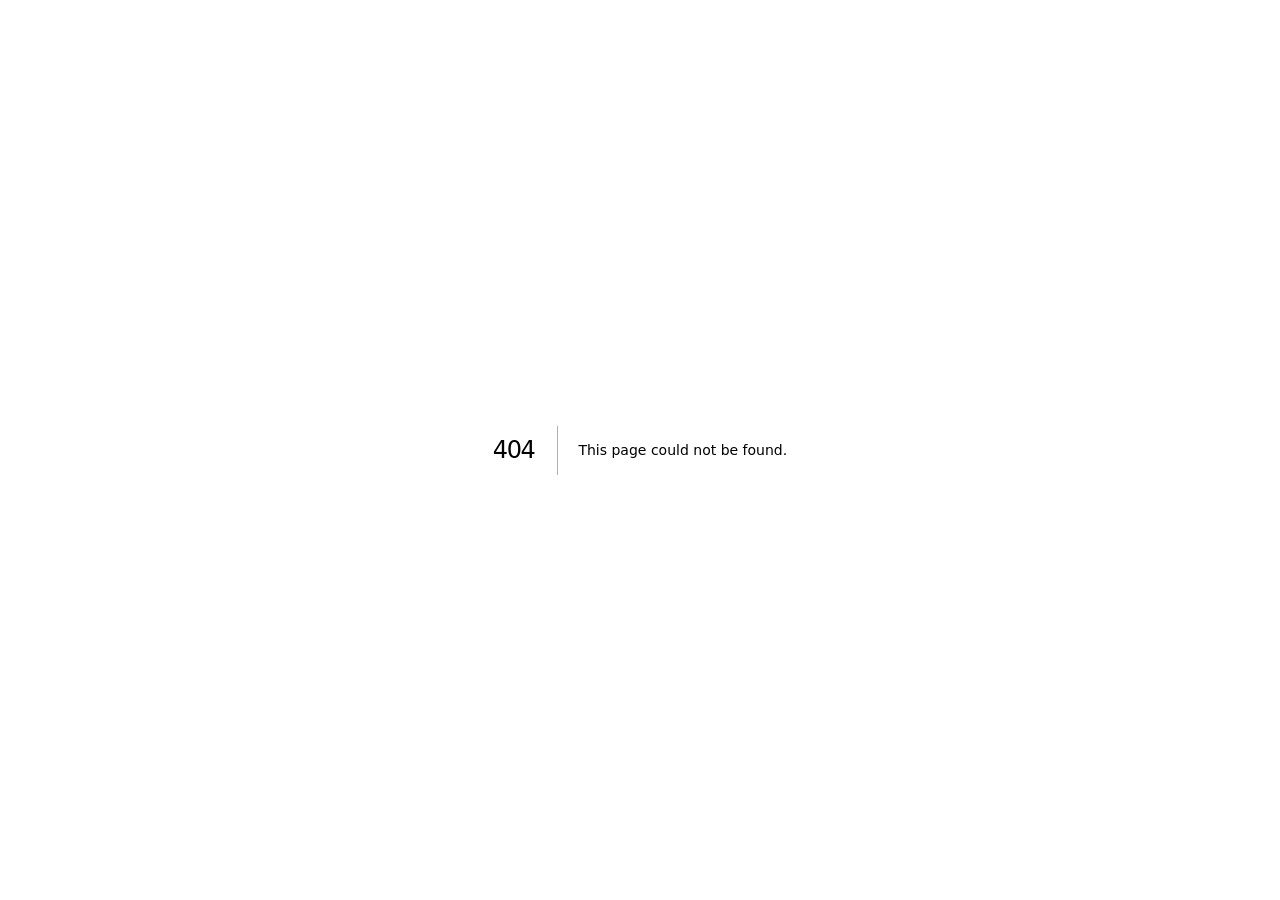
<file: codeatlas/404/index.html>
<!DOCTYPE html><html lang="en"><head><meta charSet="utf-8"/><meta name="viewport" content="width=device-width, initial-scale=1"/><link rel="stylesheet" href="/codeatlas/_next/static/chunks/2p39sc0d5snbb.css" data-precedence="next"/><link rel="preload" as="script" fetchPriority="low" href="/codeatlas/_next/static/chunks/1x6obpmlu1_c2.js"/><script src="/codeatlas/_next/static/chunks/2r4s4h5xul1n-.js" async=""></script><script src="/codeatlas/_next/static/chunks/2khxl0v1q4i6n.js" async=""></script><script src="/codeatlas/_next/static/chunks/2ywj8bmzujyvs.js" async=""></script><script src="/codeatlas/_next/static/chunks/turbopack-3q5i1bl38z8av.js" async=""></script><script src="/codeatlas/_next/static/chunks/0umf92h1sb77c.js" async=""></script><meta name="robots" content="noindex"/><title>CodeAtlas — Find your way through the code</title><meta name="description" content="Turn a public GitHub repository into a connected map of Python, JavaScript, TypeScript, C, and C++ code. Explore dependencies, search symbols, and investigate changes with source-backed insights."/><meta property="og:title" content="CodeAtlas — Less searching. More understanding."/><meta property="og:description" content="Explore the structure, find answers, and see what a change could touch."/><meta property="og:type" content="website"/><meta name="twitter:card" content="summary"/><meta name="twitter:title" content="CodeAtlas — Less searching. More understanding."/><meta name="twitter:description" content="Explore the structure, find answers, and see what a change could touch."/><link rel="icon" href="/codeatlas/icon.svg?icon.2t8xp3l4cett-.svg" sizes="any" type="image/svg+xml"/><title>404: This page could not be found.</title><script src="/codeatlas/_next/static/chunks/0cz1d0mv5g_q7.js" noModule=""></script></head><body><div hidden=""><!--$--><!--/$--></div><div style="font-family:system-ui,&quot;Segoe UI&quot;,Roboto,Helvetica,Arial,sans-serif,&quot;Apple Color Emoji&quot;,&quot;Segoe UI Emoji&quot;;height:100vh;text-align:center;display:flex;flex-direction:column;align-items:center;justify-content:center"><div><style>body{color:#000;background:#fff;margin:0}.next-error-h1{border-right:1px solid rgba(0,0,0,.3)}@media (prefers-color-scheme:dark){body{color:#fff;background:#000}.next-error-h1{border-right:1px solid rgba(255,255,255,.3)}}</style><h1 class="next-error-h1" style="display:inline-block;margin:0 20px 0 0;padding:0 23px 0 0;font-size:24px;font-weight:500;vertical-align:top;line-height:49px">404</h1><div style="display:inline-block"><h2 style="font-size:14px;font-weight:400;line-height:49px;margin:0">This page could not be found.</h2></div></div></div><!--$--><!--/$--><script id="_R_">(globalThis["TURBOPACK"] || (globalThis["TURBOPACK"] = [])).push({"otherChunks":["static/chunks/1x6obpmlu1_c2.js","static/chunks/2r4s4h5xul1n-.js","static/chunks/2khxl0v1q4i6n.js","static/chunks/2ywj8bmzujyvs.js"],"runtimeModuleIds":[94553]});</script><script src="/codeatlas/_next/static/chunks/1x6obpmlu1_c2.js" async=""></script><script>(self.__next_f=self.__next_f||[]).push([0])</script><script>self.__next_f.push([1,"1:\"$Sreact.fragment\"\n2:\"/codeatlas/_next/static/chunks/0umf92h1sb77c.js\"\n3:I[39756,[\"$2\"],\"default\"]\n4:I[37457,[\"$2\"],\"default\"]\n8:I[97367,[\"$2\"],\"OutletBoundary\"]\n9:\"$Sreact.suspense\"\nb:\"ViewportBoundary\"\nc:I[97367,[\"$2\"],\"$b\"]\ne:\"MetadataBoundary\"\nf:I[97367,[\"$2\"],\"$e\"]\n11:I[68027,[\"$2\"],\"default\",1]\n:HL[\"/codeatlas/_next/static/chunks/2p39sc0d5snbb.css\",\"style\"]\n6:X\n7:[[\"children\",{\"s\":\"__PAGE__\",\"h\":512,\"d\":{\"r\":[\"$\",\"$1\",\"c\",{\"children\":[[[\"$\",\"title\",null,{\"children\":\"404: This page could not be found.\"}],[\"$\",\"div\",null,{\"style\":\"$0:t:t:d:r:props:children:1:props:children:props:children:props:notFound:0:1:props:style\",\"children\":[\"$\",\"div\",null,{\"children\":[[\"$\",\"style\",null,{\"dangerouslySetInnerHTML\":{\"__html\":\"body{color:#000;background:#fff;margin:0}.next-error-h1{border-right:1px solid rgba(0,0,0,.3)}@media (prefers-color-scheme:dark){body{color:#fff;background:#000}.next-error-h1{border-right:1px solid rgba(255,255,255,.3)}}\"}}],[\"$\",\"h1\",null,{\"className\":\"next-error-h1\",\"style\":\"$0:t:t:d:r:props:children:1:props:children:props:children:props:notFound:0:1:props:children:props:children:1:props:style\",\"children\":404}],[\"$\",\"div\",null,{\"style\":\"$0:t:t:d:r:props:children:1:props:children:props:children:props:notFound:0:1:props:children:props:children:2:props:style\",\"children\":[\"$\",\"h2\",null,{\"style\":\"$0:t:t:d:r:props:children:1:props:children:props:children:props:notFound:0:1:props:children:props:children:2:props:children:props:style\",\"children\":\"This page could not be found.\"}]}]]}]}]],null,[\"$\",\"$L8\",null,{\"children\":[\"$\",\"$9\",null,{\"name\":\"Next.MetadataOutlet\",\"children\":\"$@a\"}]}]]}],\"p\":false,\"v\":null}}]]\n5:[[\"children\",{\"s\":\"/_not-found\",\"h\":512,\"d\":{\"r\":[\"$\",\"$1\",\"c\",{\"children\":[null,[\"$\",\"$L3\",null,{\"parallelRouterKey\":\"children\",\"error\":\"$undefined\",\"errorStyles\":\"$undefined\",\"errorScripts\":\"$undefined\",\"template\":[\"$\",\"$L4\",null,{}],\"templateStyles\":\"$undefined\",\"templateScripts\":\"$undefined\",\"notFound\":\"$undefined\",\"forbidden\":\"$undefined\",\"unauthorized\":\"$undefined\"}]]}],\"p\":false,\"v\":\"$6\"},\"c\":\"$Q7\"}]]\n0:{\"P\":null,\"c\":[\"\",\"_not-found\",\"\"],\"q\":\"\",\"i\":false,\"t\":{\"t\":{\"s\":\"\",\"h\":528,\"d\":{\"r\":[\"$\",\"$1\",\"c\",{\"children\":[[[\"$\",\"link\",\"0\",{\"rel\":\"stylesheet\",\"href\":\"/codeatlas/_next/static/chunks/2p39sc0d5snbb.css\",\"precedence\":\"next\",\"crossOrigin\":\"$undefined\",\"nonce\":\"$undefined\"}],[\"$\",\"script\",\"script-0\",{\"src\":\"/codeatlas/_next/static/chunks/0umf92h1sb77c.js\",\"async\":true,\"nonce\":\"$undefined\"}]],[\"$\",\"html\",null,{\"lang\":\"en\",\"children\":[\"$\",\"body\",null,{\"children\":[\"$\",\"$L3\",null,{\"parallelRouterKey\":\"children\",\"error\":\"$undefined\",\"errorStyles\":\"$undefined\",\"errorScripts\":\"$undefined\",\"template\":[\"$\",\"$L4\",null,{}],\"templateStyles\":\"$undefined\",\"templateScripts\":\"$undefined\",\"notFound\":[[[\"$\",\"title\",null,{\"children\":\"404: This page could not be found.\"}],[\"$\",\"div\",null,{\"style\":{\"fontFamily\":\"system-ui,\\\"Segoe UI\\\",Roboto,Helvetica,Arial,sans-serif,\\\"Apple Color Emoji\\\",\\\"Segoe UI Emoji\\\"\",\"height\":\"100vh\",\"textAlign\":\"center\",\"display\":\"flex\",\"flexDirection\":\"column\",\"alignItems\":\"center\",\"justifyContent\":\"center\"},\"children\":[\"$\",\"div\",null,{\"children\":[[\"$\",\"style\",null,{\"dangerouslySetInnerHTML\":{\"__html\":\"body{color:#000;background:#fff;margin:0}.next-error-h1{border-right:1px solid rgba(0,0,0,.3)}@media (prefers-color-scheme:dark){body{color:#fff;background:#000}.next-error-h1{border-right:1px solid rgba(255,255,255,.3)}}\"}}],[\"$\",\"h1\",null,{\"className\":\"next-error-h1\",\"style\":{\"display\":\"inline-block\",\"margin\":\"0 20px 0 0\",\"padding\":\"0 23px 0 0\",\"fontSize\":24,\"fontWeight\":500,\"verticalAlign\":\"top\",\"lineHeight\":\"49px\"},\"children\":404}],[\"$\",\"div\",null,{\"style\":{\"display\":\"inline-block\"},\"children\":[\"$\",\"h2\",null,{\"style\":{\"fontSize\":14,\"fontWeight\":400,\"lineHeight\":\"49px\",\"margin\":0},\"children\":\"This page could not be found.\"}]}]]}]}]],[]],\"forbidden\":\"$undefined\",\"unauthorized\":\"$undefined\"}]}]}]]}],\"p\":false,\"v\":null},\"c\":\"$Q5\"},\"h\":{\"r\":[\"$\",\"$1\",\"h\",{\"children\":[[\"$\",\"meta\",null,{\"name\":\"robots\",\"content\":\"noindex\"}],[\"$\",\"$Lc\",null,{\"children\":\"$Ld\"}],[\"$\",\"$Lf\",null,{\"children\":[[\"$\",\"div\",null,{\"hidden\":true,\"children\":[\"$\",\"$9\",null,{\"name\":\"Next.Metadata\",\"children\":\"$L10\"}]}],null]}],null]}],\"p\":false,\"v\":null}},\"m\":\"$undefined\",\"G\":[\"$11\",[[\"$\",\"link\",\"0\",{\"rel\":\"stylesheet\",\"href\":\"/codeatlas/_next/static/chunks/2p39sc0d5snbb.css\",\"precedence\":\"next\",\"crossOrigin\":\"$undefined\",\"nonce\":\"$undefined\"}]]],\"S\":true,\"r\":\"$undefined\",\"s\":\"$undefined\",\"a\":\"$undefined\",\"l\":\"$undefined\",\"p\":\"$undefined\",\"d\":\"$undefined\",\"b\":\"I4ceKO4BnsoyIaQqMWMES\"}\n6:C\nd:[[\"$\",\"meta\",\"0\",{\"charSet\":\"utf-8\"}],[\"$\",\"meta\",\"1\",{\"name\":\"viewport\",\"content\":\"width=device-width, initial-scale=1\"}]]\n12:I[27201,[\"$2\"],\"IconMark\"]\na:null\n10:[[\"$\",\"title\",\"0\",{\"children\":\"CodeAtlas — Find your way through the code\"}],[\"$\",\"meta\",\"1\",{\"name\":\"description\",\"content\":\"Turn a public GitHub repository into a connected map of Python, JavaScript, TypeScript, C, and C++ code. Explore dependencies, search symbols, and investigate changes with source-backed insights.\"}],[\"$\",\"meta\",\"2\",{\"property\":\"og:title\",\"content\":\"CodeAtlas — Less searching. More understanding.\"}],[\"$\",\"meta\",\"3\",{\"property\":\"og:description\",\"content\":\"Explore the structure, find answers, and see what a change could touch.\"}],[\"$\",\"meta\",\"4\",{\"property\":\"og:type\",\"content\":\"website\"}],[\"$\",\"meta\",\"5\",{\"name\":\"twitter:card\",\"content\":\"summary\"}],[\"$\",\"meta\",\"6\",{\"name\":\"twitter:title\",\"content\":\"CodeAtlas — Less searching. More understanding.\"}],[\"$\",\"meta\",\"7\",{\"name\":\"twitter:description\",\"content\":\"Explore the structure, find answers, and see what a change could touch.\"}],[\"$\",\"link\",\"8\",{\"rel\":\"icon\",\"href\":\"/codeatlas/icon.svg?icon.2t8xp3l4cett-.svg\",\"sizes\":\"any\",\"type\":\"image/svg+xml\"}],[\"$\",\"$L12\",\"9\",{}]]\n"])</script></body></html>
</file>
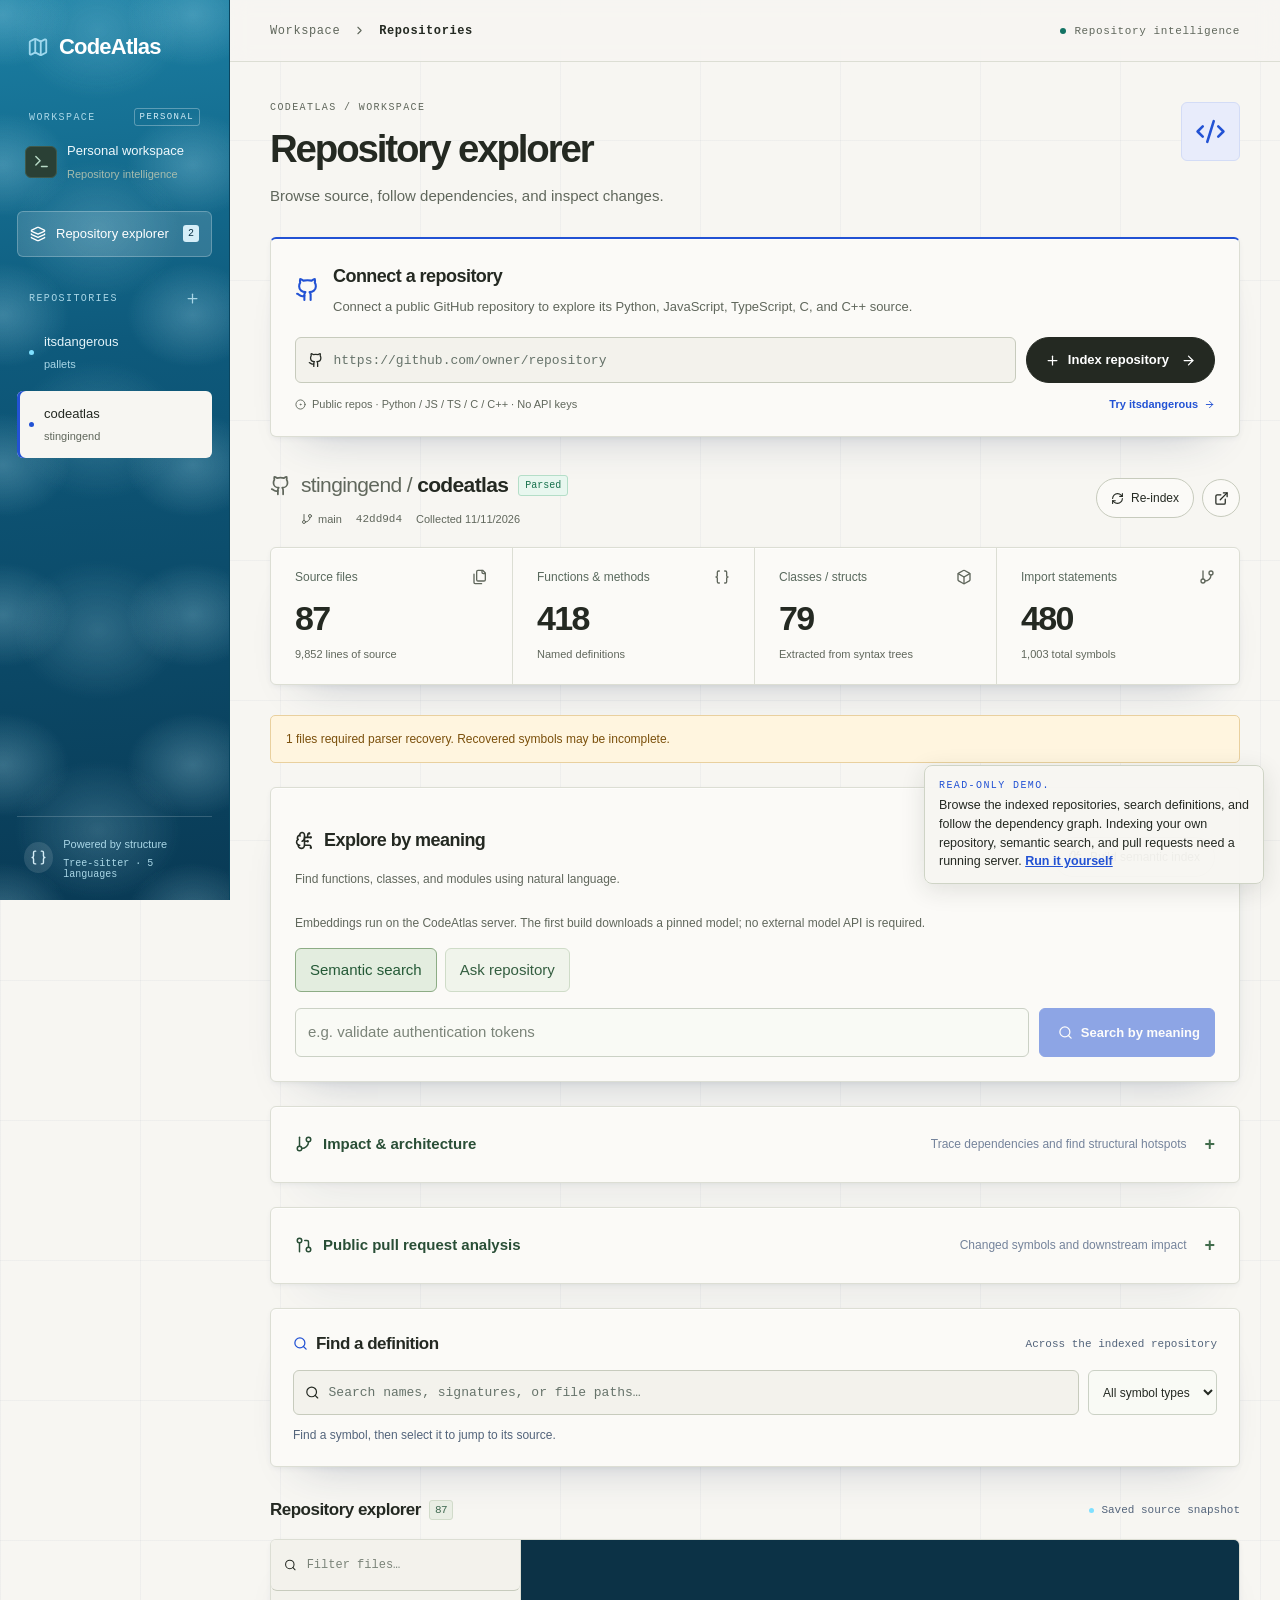
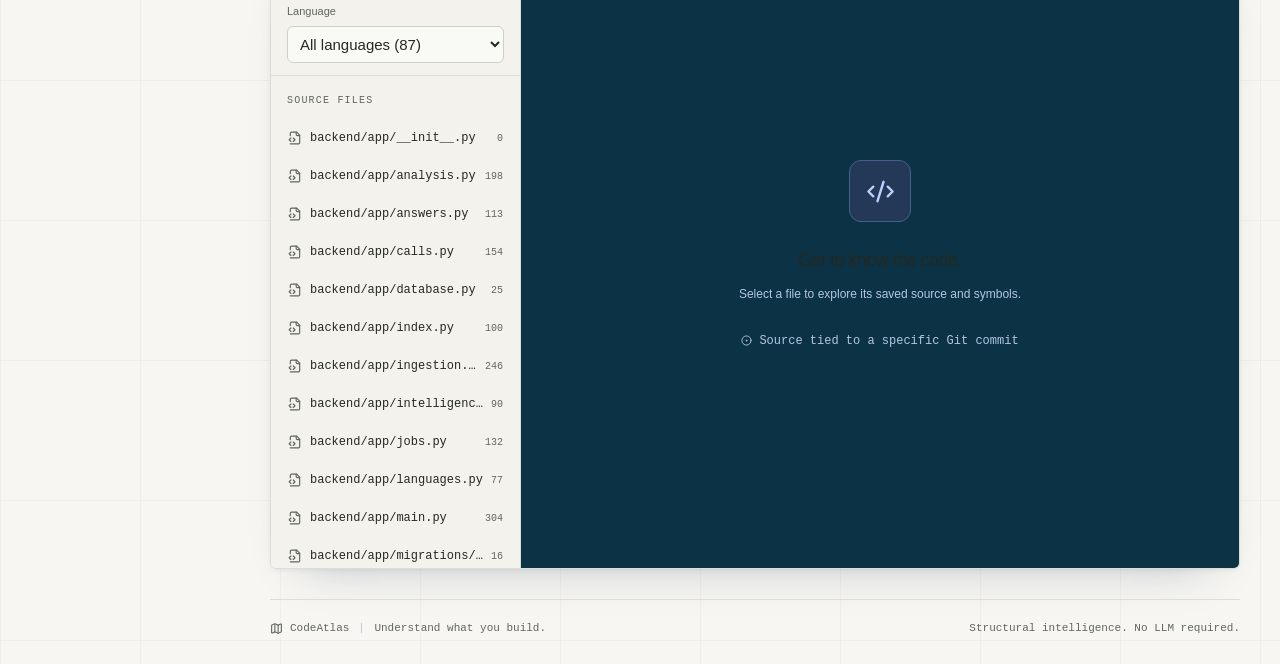
<file: codeatlas/workspace/index.html>
<!DOCTYPE html><html lang="en"><head><meta charSet="utf-8"/><meta name="viewport" content="width=device-width, initial-scale=1"/><link rel="stylesheet" href="/codeatlas/_next/static/chunks/2p39sc0d5snbb.css" data-precedence="next"/><link rel="preload" as="script" fetchPriority="low" href="/codeatlas/_next/static/chunks/1x6obpmlu1_c2.js"/><script src="/codeatlas/_next/static/chunks/2r4s4h5xul1n-.js" async=""></script><script src="/codeatlas/_next/static/chunks/2khxl0v1q4i6n.js" async=""></script><script src="/codeatlas/_next/static/chunks/2ywj8bmzujyvs.js" async=""></script><script src="/codeatlas/_next/static/chunks/turbopack-3q5i1bl38z8av.js" async=""></script><script src="/codeatlas/_next/static/chunks/0umf92h1sb77c.js" async=""></script><script src="/codeatlas/_next/static/chunks/2-xmfjutviy2c.js" async=""></script><title>Workspace · CodeAtlas</title><meta name="description" content="Turn a public GitHub repository into a connected map of Python, JavaScript, TypeScript, C, and C++ code. Explore dependencies, search symbols, and investigate changes with source-backed insights."/><meta name="robots" content="noindex, nofollow"/><meta property="og:title" content="CodeAtlas — Less searching. More understanding."/><meta property="og:description" content="Explore the structure, find answers, and see what a change could touch."/><meta property="og:type" content="website"/><meta name="twitter:card" content="summary"/><meta name="twitter:title" content="CodeAtlas — Less searching. More understanding."/><meta name="twitter:description" content="Explore the structure, find answers, and see what a change could touch."/><link rel="icon" href="/codeatlas/icon.svg?icon.2t8xp3l4cett-.svg" sizes="any" type="image/svg+xml"/><script src="/codeatlas/_next/static/chunks/0cz1d0mv5g_q7.js" noModule=""></script></head><body><div hidden=""><!--$--><!--/$--></div><p class="demo-notice" role="note"><strong>Read-only demo.</strong> Browse the indexed repositories, search definitions, and follow the dependency graph. Indexing your own repository, semantic search, and pull requests need a running server.<!-- --> <a href="https://github.com/stingingend/CodeAtlas#run-with-docker">Run it yourself</a></p><div class="workspace"><aside class="sidebar"><a href="/" class="brand"><span class="brand-mark"><svg xmlns="http://www.w3.org/2000/svg" width="22" height="22" viewBox="0 0 24 24" fill="none" stroke="currentColor" stroke-width="2" stroke-linecap="round" stroke-linejoin="round" class="lucide lucide-map"><path d="M14.106 5.553a2 2 0 0 0 1.788 0l3.659-1.83A1 1 0 0 1 21 4.619v12.764a1 1 0 0 1-.553.894l-4.553 2.277a2 2 0 0 1-1.788 0l-4.212-2.106a2 2 0 0 0-1.788 0l-3.659 1.83A1 1 0 0 1 3 19.381V6.618a1 1 0 0 1 .553-.894l4.553-2.277a2 2 0 0 1 1.788 0z"></path><path d="M15 5.764v15"></path><path d="M9 3.236v15"></path></svg></span>CodeAtlas</a><div class="sidebar-section">WORKSPACE <span>PERSONAL</span></div><div class="workspace-name"><span class="workspace-avatar"><svg xmlns="http://www.w3.org/2000/svg" width="17" height="17" viewBox="0 0 24 24" fill="none" stroke="currentColor" stroke-width="2" stroke-linecap="round" stroke-linejoin="round" class="lucide lucide-terminal"><polyline points="4 17 10 11 4 5"></polyline><line x1="12" x2="20" y1="19" y2="19"></line></svg></span><div>Personal workspace<small>Repository intelligence</small></div></div><div class="nav-active"><svg xmlns="http://www.w3.org/2000/svg" width="16" height="16" viewBox="0 0 24 24" fill="none" stroke="currentColor" stroke-width="2" stroke-linecap="round" stroke-linejoin="round" class="lucide lucide-layers"><path d="M12.83 2.18a2 2 0 0 0-1.66 0L2.6 6.08a1 1 0 0 0 0 1.83l8.58 3.91a2 2 0 0 0 1.66 0l8.58-3.9a1 1 0 0 0 0-1.83z"></path><path d="M2 12a1 1 0 0 0 .58.91l8.6 3.91a2 2 0 0 0 1.65 0l8.58-3.9A1 1 0 0 0 22 12"></path><path d="M2 17a1 1 0 0 0 .58.91l8.6 3.91a2 2 0 0 0 1.65 0l8.58-3.9A1 1 0 0 0 22 17"></path></svg>Repository explorer<span>0</span></div><div class="sidebar-section repo-label">REPOSITORIES<button aria-label="Connect a repository"><svg xmlns="http://www.w3.org/2000/svg" width="15" height="15" viewBox="0 0 24 24" fill="none" stroke="currentColor" stroke-width="2" stroke-linecap="round" stroke-linejoin="round" class="lucide lucide-plus"><path d="M5 12h14"></path><path d="M12 5v14"></path></svg></button></div><nav aria-label="Repositories" class="repo-nav"><p>Your connected repositories<br/>will appear here.</p></nav><div class="sidebar-bottom"><span class="engine-icon"><svg xmlns="http://www.w3.org/2000/svg" width="17" height="17" viewBox="0 0 24 24" fill="none" stroke="currentColor" stroke-width="2" stroke-linecap="round" stroke-linejoin="round" class="lucide lucide-braces"><path d="M8 3H7a2 2 0 0 0-2 2v5a2 2 0 0 1-2 2 2 2 0 0 1 2 2v5c0 1.1.9 2 2 2h1"></path><path d="M16 21h1a2 2 0 0 0 2-2v-5c0-1.1.9-2 2-2a2 2 0 0 1-2-2V5a2 2 0 0 0-2-2h-1"></path></svg></span><div>Powered by structure<small>Tree-sitter · 5 languages</small></div></div></aside><main><header class="topbar"><div>Workspace<svg xmlns="http://www.w3.org/2000/svg" width="13" height="13" viewBox="0 0 24 24" fill="none" stroke="currentColor" stroke-width="2" stroke-linecap="round" stroke-linejoin="round" class="lucide lucide-chevron-right"><path d="m9 18 6-6-6-6"></path></svg><strong>Repositories</strong></div><span><span class="status-dot"></span>Repository intelligence</span></header><div class="content"><section class="page-heading"><div><div class="eyebrow">CODEATLAS / WORKSPACE</div><h1>Repository explorer</h1><p>Browse source, follow dependencies, and inspect changes.</p></div><div class="heading-mark" aria-hidden="true"><svg xmlns="http://www.w3.org/2000/svg" width="31" height="31" viewBox="0 0 24 24" fill="none" stroke="currentColor" stroke-width="2" stroke-linecap="round" stroke-linejoin="round" class="lucide lucide-code-xml"><path d="m18 16 4-4-4-4"></path><path d="m6 8-4 4 4 4"></path><path d="m14.5 4-5 16"></path></svg></div></section><section class="connect-card" aria-labelledby="connect-title"><div class="connect-intro"><svg xmlns="http://www.w3.org/2000/svg" width="20" height="20" viewBox="0 0 24 24" fill="none" stroke="currentColor" stroke-width="2" stroke-linecap="round" stroke-linejoin="round" class="lucide lucide-github"><path d="M15 22v-4a4.8 4.8 0 0 0-1-3.5c3 0 6-2 6-5.5.08-1.25-.27-2.48-1-3.5.28-1.15.28-2.35 0-3.5 0 0-1 0-3 1.5-2.64-.5-5.36-.5-8 0C6 2 5 2 5 2c-.3 1.15-.3 2.35 0 3.5A5.403 5.403 0 0 0 4 9c0 3.5 3 5.5 6 5.5-.39.49-.68 1.05-.85 1.65-.17.6-.22 1.23-.15 1.85v4"></path><path d="M9 18c-4.51 2-5-2-7-2"></path></svg><div><h2 id="connect-title">Connect a repository</h2><p>Connect a public GitHub repository to explore its Python, JavaScript, TypeScript, C, and C++ source.</p></div></div><form><label for="github-url" class="sr-only">GitHub repository URL</label><div class="url-input"><svg xmlns="http://www.w3.org/2000/svg" width="16" height="16" viewBox="0 0 24 24" fill="none" stroke="currentColor" stroke-width="2" stroke-linecap="round" stroke-linejoin="round" class="lucide lucide-github"><path d="M15 22v-4a4.8 4.8 0 0 0-1-3.5c3 0 6-2 6-5.5.08-1.25-.27-2.48-1-3.5.28-1.15.28-2.35 0-3.5 0 0-1 0-3 1.5-2.64-.5-5.36-.5-8 0C6 2 5 2 5 2c-.3 1.15-.3 2.35 0 3.5A5.403 5.403 0 0 0 4 9c0 3.5 3 5.5 6 5.5-.39.49-.68 1.05-.85 1.65-.17.6-.22 1.23-.15 1.85v4"></path><path d="M9 18c-4.51 2-5-2-7-2"></path></svg><input id="github-url" required="" type="url" placeholder="https://github.com/owner/repository" value=""/></div><button class="primary" type="submit"><svg xmlns="http://www.w3.org/2000/svg" width="15" height="15" viewBox="0 0 24 24" fill="none" stroke="currentColor" stroke-width="2" stroke-linecap="round" stroke-linejoin="round" class="lucide lucide-plus"><path d="M5 12h14"></path><path d="M12 5v14"></path></svg> <!-- -->Index repository<svg xmlns="http://www.w3.org/2000/svg" width="15" height="15" viewBox="0 0 24 24" fill="none" stroke="currentColor" stroke-width="2" stroke-linecap="round" stroke-linejoin="round" class="lucide lucide-arrow-right"><path d="M5 12h14"></path><path d="m12 5 7 7-7 7"></path></svg></button></form><div class="connect-foot"><span><svg xmlns="http://www.w3.org/2000/svg" width="11" height="11" viewBox="0 0 24 24" fill="none" stroke="currentColor" stroke-width="2" stroke-linecap="round" stroke-linejoin="round" class="lucide lucide-circle-dot"><circle cx="12" cy="12" r="10"></circle><circle cx="12" cy="12" r="1"></circle></svg>Public repos · Python / JS / TS / C / C++ · No API keys</span><button>Try itsdangerous <svg xmlns="http://www.w3.org/2000/svg" width="11" height="11" viewBox="0 0 24 24" fill="none" stroke="currentColor" stroke-width="2" stroke-linecap="round" stroke-linejoin="round" class="lucide lucide-arrow-right"><path d="M5 12h14"></path><path d="m12 5 7 7-7 7"></path></svg></button></div></section><div class="loading-state"><svg xmlns="http://www.w3.org/2000/svg" width="23" height="23" viewBox="0 0 24 24" fill="none" stroke="currentColor" stroke-width="2" stroke-linecap="round" stroke-linejoin="round" class="lucide lucide-loader-circle spin"><path d="M21 12a9 9 0 1 1-6.219-8.56"></path></svg><p>Connecting to your workspace…</p></div><div class="mobile-repository-picker"><label for="repository-choice">Repository</label><select id="repository-choice" disabled=""><option value="" selected="">No repositories yet</option></select></div><footer class="page-footer"><span><svg xmlns="http://www.w3.org/2000/svg" width="13" height="13" viewBox="0 0 24 24" fill="none" stroke="currentColor" stroke-width="2" stroke-linecap="round" stroke-linejoin="round" class="lucide lucide-map"><path d="M14.106 5.553a2 2 0 0 0 1.788 0l3.659-1.83A1 1 0 0 1 21 4.619v12.764a1 1 0 0 1-.553.894l-4.553 2.277a2 2 0 0 1-1.788 0l-4.212-2.106a2 2 0 0 0-1.788 0l-3.659 1.83A1 1 0 0 1 3 19.381V6.618a1 1 0 0 1 .553-.894l4.553-2.277a2 2 0 0 1 1.788 0z"></path><path d="M15 5.764v15"></path><path d="M9 3.236v15"></path></svg>CodeAtlas <i></i> Understand what you build.</span><span>Structural intelligence. No LLM required.</span></footer></div></main></div><!--$--><!--/$--><script id="_R_">(globalThis["TURBOPACK"] || (globalThis["TURBOPACK"] = [])).push({"otherChunks":["static/chunks/1x6obpmlu1_c2.js","static/chunks/2r4s4h5xul1n-.js","static/chunks/2khxl0v1q4i6n.js","static/chunks/2ywj8bmzujyvs.js"],"runtimeModuleIds":[94553]});</script><script src="/codeatlas/_next/static/chunks/1x6obpmlu1_c2.js" async=""></script><script>(self.__next_f=self.__next_f||[]).push([0])</script><script>self.__next_f.push([1,"1:\"$Sreact.fragment\"\n2:\"/codeatlas/_next/static/chunks/0umf92h1sb77c.js\"\n3:I[39756,[\"$2\"],\"default\"]\n4:I[37457,[\"$2\"],\"default\"]\n7:I[47257,[\"$2\"],\"ClientPageRoot\"]\n8:\"/codeatlas/_next/static/chunks/2-xmfjutviy2c.js\"\n9:I[86752,[\"$2\",\"$8\"],\"default\"]\nc:I[97367,[\"$2\"],\"OutletBoundary\"]\nd:\"$Sreact.suspense\"\nf:\"ViewportBoundary\"\n10:I[97367,[\"$2\"],\"$f\"]\n12:\"MetadataBoundary\"\n13:I[97367,[\"$2\"],\"$12\"]\n15:I[68027,[\"$2\"],\"default\",1]\n:HL[\"/codeatlas/_next/static/chunks/2p39sc0d5snbb.css\",\"style\"]\n6:[[\"children\",{\"s\":\"__PAGE__\",\"h\":512,\"d\":{\"r\":[\"$\",\"$1\",\"c\",{\"children\":[[\"$\",\"$L7\",null,{\"Component\":\"$9\",\"serverProvidedParams\":{\"searchParams\":{},\"params\":{},\"promises\":[\"$@a\",\"$@b\"]}}],[[\"$\",\"script\",\"script-0\",{\"src\":\"/codeatlas/_next/static/chunks/2-xmfjutviy2c.js\",\"async\":true,\"nonce\":\"$undefined\"}]],[\"$\",\"$Lc\",null,{\"children\":[\"$\",\"$d\",null,{\"name\":\"Next.MetadataOutlet\",\"children\":\"$@e\"}]}]]}],\"p\":false,\"v\":null}}]]\n5:[[\"children\",{\"s\":\"workspace\",\"h\":512,\"d\":{\"r\":[\"$\",\"$1\",\"c\",{\"children\":[null,[[\"$\",\"p\",null,{\"className\":\"demo-notice\",\"role\":\"note\",\"children\":[[\"$\",\"strong\",null,{\"children\":\"Read-only demo.\"}],\" Browse the indexed repositories, search definitions, and follow the dependency graph. Indexing your own repository, semantic search, and pull requests need a running server.\",\" \",[\"$\",\"a\",null,{\"href\":\"https://github.com/stingingend/CodeAtlas#run-with-docker\",\"children\":\"Run it yourself\"}]]}],[\"$\",\"$L3\",null,{\"parallelRouterKey\":\"children\",\"error\":\"$undefined\",\"errorStyles\":\"$undefined\",\"errorScripts\":\"$undefined\",\"template\":[\"$\",\"$L4\",null,{}],\"templateStyles\":\"$undefined\",\"templateScripts\":\"$undefined\",\"notFound\":\"$undefined\",\"forbidden\":\"$undefined\",\"unauthorized\":\"$undefined\"}]]]}],\"p\":false,\"v\":null},\"c\":\"$Q6\"}]]\n0:{\"P\":null,\"c\":[\"\",\"workspace\",\"\"],\"q\":\"\",\"i\":false,\"t\":{\"t\":{\"s\":\"\",\"h\":528,\"d\":{\"r\":[\"$\",\"$1\",\"c\",{\"children\":[[[\"$\",\"link\",\"0\",{\"rel\":\"stylesheet\",\"href\":\"/codeatlas/_next/static/chunks/2p39sc0d5snbb.css\",\"precedence\":\"next\",\"crossOrigin\":\"$undefined\",\"nonce\":\"$undefined\"}],[\"$\",\"script\",\"script-0\",{\"src\":\"/codeatlas/_next/static/chunks/0umf92h1sb77c.js\",\"async\":true,\"nonce\":\"$undefined\"}]],[\"$\",\"html\",null,{\"lang\":\"en\",\"children\":[\"$\",\"body\",null,{\"children\":[\"$\",\"$L3\",null,{\"parallelRouterKey\":\"children\",\"error\":\"$undefined\",\"errorStyles\":\"$undefined\",\"errorScripts\":\"$undefined\",\"template\":[\"$\",\"$L4\",null,{}],\"templateStyles\":\"$undefined\",\"templateScripts\":\"$undefined\",\"notFound\":[[[\"$\",\"title\",null,{\"children\":\"404: This page could not be found.\"}],[\"$\",\"div\",null,{\"style\":{\"fontFamily\":\"system-ui,\\\"Segoe UI\\\",Roboto,Helvetica,Arial,sans-serif,\\\"Apple Color Emoji\\\",\\\"Segoe UI Emoji\\\"\",\"height\":\"100vh\",\"textAlign\":\"center\",\"display\":\"flex\",\"flexDirection\":\"column\",\"alignItems\":\"center\",\"justifyContent\":\"center\"},\"children\":[\"$\",\"div\",null,{\"children\":[[\"$\",\"style\",null,{\"dangerouslySetInnerHTML\":{\"__html\":\"body{color:#000;background:#fff;margin:0}.next-error-h1{border-right:1px solid rgba(0,0,0,.3)}@media (prefers-color-scheme:dark){body{color:#fff;background:#000}.next-error-h1{border-right:1px solid rgba(255,255,255,.3)}}\"}}],[\"$\",\"h1\",null,{\"className\":\"next-error-h1\",\"style\":{\"display\":\"inline-block\",\"margin\":\"0 20px 0 0\",\"padding\":\"0 23px 0 0\",\"fontSize\":24,\"fontWeight\":500,\"verticalAlign\":\"top\",\"lineHeight\":\"49px\"},\"children\":404}],[\"$\",\"div\",null,{\"style\":{\"display\":\"inline-block\"},\"children\":[\"$\",\"h2\",null,{\"style\":{\"fontSize\":14,\"fontWeight\":400,\"lineHeight\":\"49px\",\"margin\":0},\"children\":\"This page could not be found.\"}]}]]}]}]],[]],\"forbidden\":\"$undefined\",\"unauthorized\":\"$undefined\"}]}]}]]}],\"p\":false,\"v\":null},\"c\":\"$Q5\"},\"h\":{\"r\":[\"$\",\"$1\",\"h\",{\"children\":[null,[\"$\",\"$L10\",null,{\"children\":\"$L11\"}],[\"$\",\"$L13\",null,{\"children\":[[\"$\",\"div\",null,{\"hidden\":true,\"children\":[\"$\",\"$d\",null,{\"name\":\"Next.Metadata\",\"children\":\"$L14\"}]}],null]}],null]}],\"p\":false,\"v\":null}},\"m\":\"$undefined\",\"G\":[\"$15\",[[\"$\",\"link\",\"0\",{\"rel\":\"stylesheet\",\"href\":\"/codeatlas/_next/static/chunks/2p39sc0d5snbb.css\",\"precedence\":\"next\",\"crossOrigin\":\"$undefined\",\"nonce\":\"$undefined\"}]]],\"S\":true,\"r\":\"$undefined\",\"s\":\"$undefined\",\"a\":\"$undefined\",\"l\":\"$undefined\",\"p\":\"$undefined\",\"d\":\"$undefined\",\"b\":\"I4ceKO4BnsoyIaQqMWMES\"}\na:{}\nb:\"$6:0:1:d:r:props:children:0:props:serverProvidedParams:params\"\n11:[[\"$\",\"meta\",\"0\",{\"charSet\":\"utf-8\"}],[\"$\",\"meta\",\"1\",{\"name\":\"viewport\",\"content\":\"width=device-width, initial-scale=1\"}]]\n16:I[27201,[\"$2\"],\"IconMark\"]\ne:null\n14:[[\"$\",\"title\",\"0\",{\"children\":\"Workspace · CodeAtlas\"}],[\"$\",\"meta\",\"1\",{\"name\":\"description\",\"content\":\"Turn a public GitHub repository into a connected map of Python, JavaScript, TypeScript, C, and C++ code. Explore dependencies, search symbols, and investigate changes with source-backed insights.\"}],[\"$\",\"meta\",\"2\",{\"name\":\"robots\",\"content\":\"noindex, nofollow\"}],[\"$\",\"meta\",\"3\",{\"property\":\"og:title\",\"content\":\"CodeAtlas — Less searching. More understanding.\"}],[\"$\",\"meta\",\"4\",{\"property\":\"og:description\",\"content\":\"Explore the structure, find answers, and see what a change could touch.\"}],[\"$\",\"meta\",\"5\",{\"property\":\"og:type\",\"content\":\"website\"}],[\"$\",\"meta\",\"6\",{\"name\":\"twitter:card\",\"content\":\"summary\"}],[\"$\",\"meta\",\"7\",{\"name\":\"twitter:title\",\"content\":\"CodeAtlas — Less searching. More understanding.\"}],[\"$\",\"meta\",\"8\",{\"name\":\"twitter:description\",\"content\":\"Explore the structure, find answers, and see what a change could touch.\"}],[\"$\",\"link\",\"9\",{\"rel\":\"icon\",\"href\":\"/codeatlas/icon.svg?icon.2t8xp3l4cett-.svg\",\"sizes\":\"any\",\"type\":\"image/svg+xml\"}],[\"$\",\"$L16\",\"10\",{}]]\n"])</script></body></html>
</file>
<file: styles.css>
/* System fonts, warm paper, and the portfolio's original blue accent. */
:root {
  color-scheme: light;
  --paper: #f7f6f2;
  --ink: #242922;
  --muted: #60675c;
  --line: #dcded4;
  --blue: #12607f;
  --mono: Consolas, "Liberation Mono", monospace;
  --sans: Inter, "Segoe UI", Arial, sans-serif;
}
* {
  box-sizing: border-box;
}
html {
  scroll-behavior: smooth;
  scroll-padding-top: 28px;
}
body {
  margin: 0;
  background: var(--paper);
  color: var(--ink);
  font: 16px/1.65 var(--sans);
  -webkit-font-smoothing: antialiased;
}
::selection {
  color: #0b4560;
  background: #d5e9ee;
}
a {
  color: inherit;
  text-decoration: none;
}
a:focus-visible {
  outline: 3px solid var(--blue);
  outline-offset: 6px;
  border-radius: 2px;
}
a:hover {
  color: var(--blue);
}
p,
h1,
h2,
h3,
figure {
  margin: 0;
}
.skip-link {
  position: fixed;
  left: 16px;
  top: -100px;
  z-index: 10;
  background: var(--blue);
  color: white;
  padding: 12px 20px;
}
.skip-link:focus {
  top: 10px;
}
.page {
  width: min(1120px, calc(100% - 96px));
  margin: auto;
}
.masthead {
  display: flex;
  justify-content: space-between;
  align-items: center;
  border-bottom: 1px solid var(--line);
  padding: 30px 0 25px;
}
.wordmark {
  font-size: 31px;
  letter-spacing: -2px;
  font-weight: 750;
  line-height: 1;
}
.wordmark span,
h1 > span,
.footer-name span {
  color: var(--blue);
}
nav {
  display: flex;
  gap: 30px;
  align-items: center;
  font-size: 13px;
  font-weight: 500;
}
nav a {
  padding: 8px 0;
}
.nav-external {
  margin-left: 20px;
}
.nav-external span {
  padding-left: 8px;
  color: var(--blue);
}
.intro {
  padding: 76px 0 72px;
}
.eyebrow {
  font: 10px/1.6 var(--mono);
  letter-spacing: 1.4px;
  color: var(--muted);
  display: flex;
  gap: 12px;
  align-items: center;
}
.small-line {
  height: 1px;
  width: 24px;
  background: var(--blue);
}
h1 {
  font-size: clamp(64px, 8.6vw, 114px);
  font-weight: 650;
  line-height: 1.1;
  letter-spacing: -0.065em;
  margin: 20px 0 30px;
}
.intro-bottom {
  display: flex;
  align-items: flex-end;
  gap: 38px;
}
.intro-bottom > p {
  font-size: 25px;
  letter-spacing: -0.7px;
  line-height: 1.45;
}
.intro-note {
  color: var(--muted);
  font-size: 13px;
  margin-left: auto;
  padding-bottom: 3px;
}
.round-link {
  display: grid;
  place-items: center;
  border: 1px solid #c7cbbd;
  border-radius: 50%;
  width: 48px;
  height: 48px;
  font-size: 23px;
  flex-shrink: 0;
  transition:
    background 0.2s,
    color 0.2s;
}
.round-link:hover {
  background: var(--blue);
  border-color: var(--blue);
  color: white;
}
.work {
  border-top: 1px solid var(--ink);
  padding-top: 24px;
}
.section-heading {
  display: flex;
  justify-content: space-between;
  align-items: center;
  gap: 16px;
  margin-bottom: 32px;
}
.section-heading h2 {
  font-size: 16px;
  font-weight: 600;
  letter-spacing: -0.3px;
}
.section-heading h2 span {
  vertical-align: top;
  color: var(--blue);
  font: 10px var(--mono);
  margin-left: 8px;
}
.section-heading p {
  font-size: 12px;
  color: var(--muted);
}
.project {
  min-width: 0;
}
.featured {
  display: grid;
  grid-template-columns: 0.9fr 1.25fr;
  gap: 56px;
  align-items: center;
  padding: 12px 0 46px;
}
h3 {
  font-size: 30px;
  letter-spacing: -1.1px;
  font-weight: 600;
  line-height: 1.2;
}
.featured h3 {
  font-size: 40px;
  margin: 15px 0 12px;
  letter-spacing: -1.6px;
}
.project p {
  font-size: 14px;
  color: var(--muted);
  line-height: 1.75;
}
.project .project-lead {
  color: var(--ink);
  font-size: 17px;
  line-height: 1.5;
  margin-bottom: 10px;
  letter-spacing: -0.2px;
}
.tags {
  display: flex;
  flex-wrap: wrap;
  gap: 7px;
  list-style: none;
  padding: 0;
  margin: 20px 0 25px;
}
.tags li {
  font: 10px/1.5 var(--mono);
  color: #535b4b;
  background: #eeeee6;
  border: 1px solid #e1e3d8;
  border-radius: 4px;
  padding: 4px 8px;
}
.text-link {
  display: inline-flex;
  gap: 22px;
  align-items: center;
  font-size: 13px;
  font-weight: 600;
  line-height: 1.5;
  padding: 6px 0;
  border-bottom: 1px solid #c4c9bb;
}
.text-link span {
  color: var(--blue);
  font-size: 17px;
}
.text-link:hover {
  border-color: var(--blue);
}
.code-map {
  background: #efede2;
  border: 1px solid #d9d6c6;
  border-radius: 6px;
  overflow: hidden;
}
.code-map figcaption {
  display: flex;
  justify-content: space-between;
  padding: 14px 18px;
  border-bottom: 1px solid #d9d6c6;
  font: 10px var(--mono);
  color: #526048;
}
.code-map figcaption span:last-child {
  color: var(--blue);
}
.map-grid {
  padding: 27px 0;
}
.map-grid svg {
  display: block;
  width: 100%;
  height: auto;
}
.source-node {
  font: 19px var(--mono);
  fill: var(--blue);
}
.source-node a:hover text {
  text-decoration: underline;
}
.source-node a:focus-visible {
  outline: none;
}
.source-node a:focus-visible rect {
  stroke: #10242b;
  stroke-width: 5px;
}
.map-annotation {
  font: italic 13px var(--mono);
  fill: #596451;
}
.figure-bottom {
  display: flex;
  justify-content: space-between;
  gap: 12px;
  padding: 14px 18px;
  border-top: 1px solid #d9d6c6;
  color: #596451;
  font: 8px/1.5 var(--mono);
}
.figure-bottom > span:first-child {
  display: flex;
  align-items: center;
  gap: 6px;
}
.figure-bottom i {
  display: inline-block;
  width: 12px;
  height: 2px;
  background: var(--blue);
}
.project-grid {
  display: grid;
  grid-template-columns: repeat(2, minmax(0, 1fr));
  gap: 36px;
  padding-top: 36px;
  border-top: 1px solid var(--line);
}
.project-visual {
  overflow: hidden;
  border-radius: 6px;
  border: 1px solid var(--line);
}
.visual-bar {
  display: flex;
  justify-content: space-between;
  gap: 8px;
  padding: 15px 20px;
  font: 10px var(--mono);
}
.visual-bar span:last-child {
  font-size: 8px;
  letter-spacing: 0.6px;
  align-self: center;
}
.calendar-visual {
  background: #e4f0f2;
  color: #2d4790;
  border-color: #cbe2e8;
}
.calendar-art {
  padding: 18px 38px 27px;
}
.calendar-heading {
  display: flex;
  justify-content: space-between;
  font-size: 23px;
  letter-spacing: -0.7px;
  line-height: 1.25;
  margin-bottom: 20px;
}
.calendar-heading strong {
  font-weight: 600;
  color: #12607f;
}
.calendar-symbol {
  font-size: 32px;
  font-weight: 300;
}
.calendar-days {
  display: grid;
  grid-template-columns: repeat(5, 1fr);
  text-align: center;
  font: 8px var(--mono);
  margin-bottom: 8px;
}
.calendar-cells {
  display: grid;
  grid-template-columns: repeat(5, 1fr);
  gap: 5px;
}
.calendar-cells i {
  display: grid;
  place-items: center;
  height: 27px;
  background: #f0f7f8;
  border: 1px solid #d2e7ec;
  border-radius: 3px;
  font: 17px var(--sans);
}
.calendar-cells .slot {
  background: #bfdde5;
  border-color: #a9cfd9;
}
.calendar-cells .overlap {
  color: white;
  background: var(--blue);
  border-color: var(--blue);
}
.route-visual {
  background: #ece9dc;
  color: #31543b;
  border-color: #dad7c6;
}
.route-visual > svg {
  display: block;
  width: 100%;
  height: auto;
}
.card-copy {
  padding: 25px 0 34px;
}
.card-copy h3 {
  margin: 12px 0;
}
.card-copy .tags {
  margin-top: 18px;
  margin-bottom: 20px;
}
.card-links {
  display: flex;
  justify-content: space-between;
  align-items: center;
  min-height: 39px;
  gap: 14px;
}
.secondary-link {
  color: var(--muted);
  font-size: 12px;
  padding: 8px 0;
}
.roblox-project {
  display: grid;
  grid-template-columns: 1fr 1fr;
  gap: 36px;
  align-items: center;
  padding: 34px 0 52px;
  border-top: 1px solid var(--line);
}
.roblox-art {
  background: var(--blue);
  border-radius: 6px;
  position: relative;
  overflow: hidden;
}
.roblox-art svg {
  display: block;
  width: 100%;
  height: auto;
}
.art-label {
  position: absolute;
  bottom: 14px;
  left: 18px;
  color: #d5e9ee;
  font: 7px var(--mono);
  letter-spacing: 1px;
}
.roblox-copy {
  padding: 16px 25px;
}
.roblox-copy h3 {
  margin: 12px 0;
}
.roblox-copy .tags {
  margin: 16px 0 19px;
}
.about {
  display: grid;
  grid-template-columns: 1.15fr 1fr;
  gap: 115px;
  border-top: 1px solid var(--ink);
  padding: 57px 0 65px;
}
.about h2 {
  font-size: 32px;
  letter-spacing: -1.1px;
  font-weight: 600;
  line-height: 1.2;
  margin: 16px 0;
}
.about-copy > p {
  font-size: 14px;
  color: var(--muted);
  margin-bottom: 20px;
}
.detail-row {
  border-bottom: 1px solid var(--line);
  padding: 0 0 20px;
  margin-bottom: 22px;
}
.detail-row:last-child {
  border-bottom: none;
  margin: 0;
  padding-bottom: 0;
}
.detail-row h3 {
  font-size: 12px;
  letter-spacing: 0;
  margin-bottom: 9px;
}
.detail-row p {
  color: var(--muted);
  font-size: 12px;
  line-height: 1.9;
}
footer {
  display: flex;
  align-items: center;
  gap: 30px;
  border-top: 1px solid var(--line);
  padding: 25px 0 32px;
  color: var(--muted);
  font: 10px var(--mono);
}
.footer-name {
  font: 600 16px var(--sans);
  letter-spacing: -0.5px;
  color: var(--ink);
  margin-right: auto;
}
@media (min-width: 900px) {
  .project-visual {
    height: 311px;
  }
  .route-visual > svg {
    height: calc(100% - 42px);
  }
}
@media (max-width: 1000px) {
  .featured {
    gap: 30px;
  }
  .about {
    gap: 55px;
  }
  .page {
    width: calc(100% - 64px);
  }
  .calendar-art {
    padding-inline: 25px;
  }
}
@media (max-width: 720px) {
  .page {
    width: calc(100% - 40px);
  }
  .masthead {
    padding: 22px 0;
  }
  .wordmark {
    font-size: 28px;
  }
  nav {
    font-size: 11px;
    gap: 20px;
  }
  .nav-external {
    margin-left: 0;
  }
  .nav-external span {
    padding-left: 3px;
  }
  .intro {
    padding: 54px 0 44px;
  }
  h1 {
    font-size: clamp(53px, 11vw, 78px);
    margin: 24px 0;
  }
  .intro-bottom {
    gap: 20px;
    align-items: center;
  }
  .intro-bottom > p {
    font-size: 21px;
  }
  .intro-note {
    display: none;
  }
  .round-link {
    width: 43px;
    height: 43px;
    margin-left: auto;
  }
  .section-heading {
    align-items: flex-start;
    flex-direction: column;
    gap: 6px;
    margin-bottom: 20px;
  }
  .featured {
    grid-template-columns: 1fr;
    gap: 28px;
    padding-bottom: 32px;
  }
  .featured h3 {
    font-size: 34px;
  }
  .featured-copy > p {
    max-width: 540px;
  }
  .map-grid {
    padding: 15px 0;
  }
  .project-grid {
    grid-template-columns: 1fr;
    gap: 0;
    padding-top: 28px;
  }
  .project-card + .project-card {
    border-top: 1px solid var(--line);
    padding-top: 28px;
  }
  .visual-bar {
    padding-inline: 17px;
  }
  .calendar-art {
    padding: 20px 32px 26px;
  }
  .calendar-cells i {
    height: 31px;
  }
  .card-copy {
    padding-top: 23px;
  }
  .project-visual {
    max-height: 320px;
  }
  .route-visual > svg {
    max-height: 270px;
  }
  .roblox-project {
    grid-template-columns: 1fr;
    gap: 24px;
    padding: 28px 0 38px;
  }
  .roblox-copy {
    padding: 0;
  }
  .roblox-art svg {
    max-height: 240px;
  }
  h3 {
    font-size: 28px;
  }
  .about {
    grid-template-columns: 1fr;
    gap: 32px;
    padding: 38px 0;
  }
  .about h2 {
    font-size: 28px;
  }
  .details {
    display: grid;
    grid-template-columns: 1fr 1fr;
    gap: 20px;
  }
  .detail-row {
    margin: 0;
    border: none;
    padding: 0;
  }
  footer {
    gap: 20px;
  }
}
@media (max-width: 370px) {
  nav {
    gap: 13px;
  }
  .figure-bottom {
    font-size: 7px;
    padding-inline: 10px;
  }
  .details {
    grid-template-columns: 1fr;
  }
  .calendar-art {
    padding-inline: 20px;
  }
  .calendar-heading {
    font-size: 21px;
  }
}
/* ---------- Page decoration ---------- */
/* Marble veins and a faint chart grid behind everything, echoing the entry. */
body::before {
  content: "";
  position: fixed;
  inset: 0;
  z-index: -1;
  pointer-events: none;
  background:
    linear-gradient(rgba(60, 80, 110, 0.045) 1px, transparent 1px) 0 0 / 100%
      140px,
    linear-gradient(90deg, rgba(60, 80, 110, 0.045) 1px, transparent 1px) 0 0 /
      140px 100%,
    url("data:image/svg+xml,%3Csvg xmlns='http://www.w3.org/2000/svg' width='1500' height='1100'%3E%3Cfilter id='m' x='0' y='0' width='100%25' height='100%25'%3E%3CfeTurbulence type='fractalNoise' baseFrequency='.0022 .0052' numOctaves='6' seed='11'/%3E%3CfeColorMatrix values='0 0 0 0 .47 0 0 0 0 .53 0 0 0 0 .61 1.7 0 0 0 -.35'/%3E%3CfeComponentTransfer%3E%3CfeFuncA type='table' tableValues='0 0 0 0 0 0 0 0 0 0 0 0 .42 0 0 0 0 0 0 0 0 0 0 0 0'/%3E%3C/feComponentTransfer%3E%3C/filter%3E%3Crect width='100%25' height='100%25' filter='url(%23m)'/%3E%3C/svg%3E")
      center / cover no-repeat;
}
.masthead {
  position: sticky;
  top: 0;
  z-index: 20;
  padding: 20px 0 17px;
  background: rgba(247, 246, 242, 0.88);
  box-shadow: 0 0 0 100vmax rgba(247, 246, 242, 0.88);
  clip-path: inset(0 -100vmax);
  -webkit-backdrop-filter: blur(10px);
  backdrop-filter: blur(10px);
}
html {
  scroll-padding-top: 92px;
}
html {
  overflow-x: hidden; /* the hero emblem hangs off the right edge */
}
.intro {
  position: relative;
}
.intro > .eyebrow,
.intro > h1,
.intro-bottom,
.atlas {
  position: relative;
  z-index: 1;
}
.hero-emblem {
  position: absolute;
  top: -6px;
  right: -90px;
  width: min(42vw, 500px);
  height: auto;
  pointer-events: none;
}
.emblem-ticks,
.emblem-dash {
  transform-box: fill-box;
  transform-origin: center;
  animation: emblem-turn 240s linear infinite;
}
.emblem-dash {
  animation-duration: 320s;
  animation-direction: reverse;
}
@keyframes emblem-turn {
  to {
    transform: rotate(360deg);
  }
}
.intro-note {
  padding: 6px 10px;
  border-radius: 6px;
  background: rgba(247, 246, 242, 0.8);
}
/* Figures sit slightly above the page. */
.code-map,
.project-visual,
.roblox-art {
  box-shadow:
    inset 0 1px 0 rgba(255, 255, 255, 0.7),
    0 2px 6px -2px rgba(30, 50, 90, 0.12),
    0 26px 48px -32px rgba(30, 50, 90, 0.4);
}
.project-visual,
.roblox-art {
  transition:
    transform 0.3s,
    box-shadow 0.3s;
}
.project-card:hover .project-visual,
.roblox-project:hover .roblox-art {
  transform: translateY(-3px);
  box-shadow:
    inset 0 1px 0 rgba(255, 255, 255, 0.7),
    0 2px 6px -2px rgba(30, 50, 90, 0.12),
    0 34px 56px -32px rgba(30, 50, 90, 0.5);
}
/* Ruler ticks under the heavy section rules, crosshairs on the light ones. */
.work,
.about,
.project-grid,
.roblox-project,
footer {
  position: relative;
}
.work::before,
.about::before,
footer::before {
  content: "";
  position: absolute;
  left: 0;
  right: 0;
  top: 3px;
  height: 6px;
  background: repeating-linear-gradient(
    90deg,
    rgba(36, 41, 34, 0.4) 0 1px,
    transparent 1px 8px
  );
  -webkit-mask-image: linear-gradient(90deg, #000, transparent 55%);
  mask-image: linear-gradient(90deg, #000, transparent 55%);
}
footer::before {
  opacity: 0.5;
}
.project-grid::before,
.project-grid::after,
.roblox-project::before,
.roblox-project::after {
  content: "+";
  position: absolute;
  top: -10px;
  font: 13px/18px var(--mono);
  color: #99a39b;
}
.project-grid::before,
.roblox-project::before {
  left: -22px;
}
.project-grid::after,
.roblox-project::after {
  right: -22px;
}
/* Sections ease in as they scroll into view (only when JS is running). */
.js .reveal {
  opacity: 0;
  transform: translateY(18px);
  transition:
    opacity 0.7s ease,
    transform 0.7s ease;
}
.js .reveal.is-in {
  opacity: 1;
  transform: none;
}
/* A ruler of the page down the left edge, on screens with room for it. */
.rail {
  display: none;
  position: fixed;
  left: 28px;
  top: 50%;
  z-index: 4;
  width: 60px;
  height: 46vh;
  transform: translateY(-50%);
}
.rail::before {
  content: "";
  position: absolute;
  left: 0;
  top: 0;
  bottom: 0;
  width: 9px;
  border-left: 1px solid #aab2a8;
  background: repeating-linear-gradient(
    180deg,
    #aab2a8 0 1px,
    transparent 1px 9px
  );
}
.rail button {
  position: absolute;
  left: 16px;
  padding: 2px 4px;
  font: 9px/1 var(--mono);
  letter-spacing: 1px;
  color: #8b938a;
  background: none;
  border: none;
  transform: translateY(-50%);
  cursor: pointer;
}
.rail button:hover,
.rail button.is-here {
  color: var(--blue);
}
.rail i {
  position: absolute;
  left: -4px;
  width: 17px;
  height: 2px;
  background: var(--blue);
  transform: translateY(-50%);
}
@media (min-width: 1340px) {
  .rail {
    display: block;
  }
}
.gate-on .rail {
  display: none;
}
@media (max-width: 720px) {
  html {
    scroll-padding-top: 76px;
  }
  .masthead {
    padding: 15px 0 13px;
  }
  .hero-emblem {
    top: 8px;
    right: -32vw;
    width: 78vw;
    opacity: 0.75;
  }
  .intro-note {
    background: none;
  }
  .project-grid::before,
  .project-grid::after,
  .roblox-project::before,
  .roblox-project::after {
    display: none;
  }
}


.gate {
  display: none;
}
.gate-on,
.gate-on body {
  overflow: hidden;
}
.gate-on .gate {
  display: block;
  position: fixed;
  inset: 0;
  z-index: 50;
  overflow: hidden;
  background: #f1f2ee;
  transition: opacity 0.4s;
}
.gate.is-gone {
  opacity: 0;
  pointer-events: none;
}
.gate-canvas {
  position: absolute;
  inset: 0;
  width: 100%;
  height: 100%;
  display: block;
}
/* Shown only if WebGL is unavailable. */
.gate.no-gl {
  background:
    radial-gradient(circle at 72% 50%, #12607f 0 0.6vmin, transparent 0.7vmin),
    repeating-radial-gradient(
      circle at 72% 50%,
      #f4f4f0 0 7vmin,
      #7fb4e6 7vmin 11vmin
    );
}
.gate-top,
.gate-hint {
  position: absolute;
  left: 48px;
  right: 48px;
  margin: 0;
  font: 10px/1.6 var(--mono);
  letter-spacing: 1.4px;
  color: #4d5a66;
  pointer-events: none;
}
.gate-top {
  top: 30px;
  display: flex;
  justify-content: space-between;
  align-items: center;
}
.gate-mark {
  font: 750 31px/1 var(--sans);
  letter-spacing: -2px;
  color: var(--ink);
}
.gate-mark i {
  font-style: normal;
  color: var(--blue);
}
.gate-hint {
  bottom: 30px;
  text-align: right;
  transition: opacity 0.6s;
}
.gate.has-moved .gate-hint {
  opacity: 0;
}
.gate-copy {
  position: absolute;
  left: 48px;
  bottom: 12vh;
  width: min(46vw, 620px, calc(100vw - 78vh - 60px));
}
.gate-eyebrow {
  font: 10px/1.6 var(--mono);
  letter-spacing: 1.4px;
  color: #4d5a66;
}
.gate-title {
  margin: 18px 0 22px;
  font-size: clamp(44px, 6.6vw, 96px);
  font-weight: 650;
  line-height: 1.02;
  letter-spacing: -0.058em;
  color: var(--ink);
}
.gate-title span {
  color: var(--blue);
}
.gate-lead {
  max-width: 400px;
  font-size: 17px;
  line-height: 1.5;
  letter-spacing: -0.2px;
  color: #3d4640;
}
.gate-enter {
  display: inline-flex;
  align-items: center;
  gap: 18px;
  margin-top: 30px;
  padding: 15px 26px;
  font: 600 14px/1 var(--sans);
  color: #fff;
  background: var(--ink);
  border: none;
  border-radius: 999px;
  cursor: pointer;
  transition:
    background 0.2s,
    transform 0.2s;
}
.gate-enter:hover {
  background: var(--blue);
  transform: translateY(-1px);
}
.gate-enter:focus-visible {
  outline: 3px solid var(--blue);
  outline-offset: 4px;
}
.gate-copy,
.gate-top {
  transition:
    opacity 0.45s,
    transform 0.6s;
}
.gate.is-leaving .gate-copy,
.gate.is-leaving .gate-top,
.gate.is-leaving .gate-hint,
.gate.is-leaving .gate-cursor {
  opacity: 0;
}
.gate.is-leaving .gate-copy {
  transform: translateY(14px);
}
.gate-cursor {
  position: absolute;
  left: 0;
  top: 0;
  width: 34px;
  height: 34px;
  margin: -17px 0 0 -17px;
  border: 1.5px solid var(--ink);
  border-radius: 50%;
  opacity: 0;
  pointer-events: none;
  transition:
    opacity 0.3s,
    width 0.2s,
    height 0.2s,
    margin 0.2s,
    border-color 0.2s,
    background 0.2s;
}
.gate-cursor::after {
  content: "";
  position: absolute;
  left: 50%;
  top: 50%;
  width: 4px;
  height: 4px;
  margin: -2px 0 0 -2px;
  border-radius: 50%;
  background: var(--blue);
}
.gate.has-cursor.has-moved .gate-cursor {
  opacity: 1;
}
.gate-cursor.is-over {
  width: 58px;
  height: 58px;
  margin: -29px 0 0 -29px;
  border-color: #fff;
  background: rgba(255, 255, 255, 0.12);
}
@media (max-aspect-ratio: 6/5) {
  .gate-top,
  .gate-hint {
    left: 20px;
    right: 20px;
  }
  .gate-top {
    top: 22px;
  }
  .gate-mark {
    font-size: 28px;
  }
  .gate-copy {
    left: 20px;
    right: 20px;
    bottom: 9vh;
    width: auto;
  }
  .gate-title {
    font-size: clamp(40px, 11.5vw, 72px);
    margin: 14px 0 16px;
  }
  .gate-lead {
    font-size: 15px;
  }
  .gate-enter {
    margin-top: 22px;
  }
  .gate-hint {
    display: none;
  }
}

/* Exploring the entry world */
.gate-canvas {
  touch-action: none;
  cursor: grab;
}
.gate.is-dragging .gate-canvas {
  cursor: grabbing;
}
.gate.has-cursor .gate-canvas,
.gate.has-cursor button {
  cursor: none;
}
.gate-eyebrow,
.gate-title,
.gate-lead {
  transition:
    opacity 0.5s,
    visibility 0.5s;
}
.gate-copy {
  pointer-events: none;
}
.gate-enter {
  pointer-events: auto;
}
.gate.is-exploring .gate-eyebrow,
.gate.is-exploring .gate-title,
.gate.is-exploring .gate-lead {
  opacity: 0;
  visibility: hidden;
}
.gate-hint {
  bottom: 74px;
}
.gate.has-moved .gate-hint {
  opacity: 1;
}
.gate.is-exploring .gate-hint {
  opacity: 0;
}
.gate-hud {
  position: absolute;
  right: 48px;
  bottom: 28px;
  display: flex;
  align-items: center;
  gap: 16px;
  font: 10px/1.6 var(--mono);
  letter-spacing: 1.2px;
  color: #3f4b57;
  transition: opacity 0.45s;
}
.gate-hud p {
  margin: 0;
  white-space: nowrap;
}
.gate-readout {
  font-variant-numeric: tabular-nums;
}
.gate-tally {
  color: var(--blue);
}
.gate-tools {
  display: flex;
  gap: 6px;
}
.gate-tools button {
  min-width: 32px;
  height: 32px;
  padding: 0 10px;
  font: 600 12px/1 var(--mono);
  color: var(--ink);
  background: rgba(247, 246, 242, 0.78);
  border: 1px solid rgba(36, 41, 34, 0.22);
  border-radius: 6px;
  -webkit-backdrop-filter: blur(6px);
  backdrop-filter: blur(6px);
  cursor: pointer;
  transition:
    background 0.2s,
    color 0.2s;
}
.gate-tools button:hover {
  color: #fff;
  background: var(--ink);
}
.gate-labels {
  position: absolute;
  inset: 0;
  overflow: hidden;
  pointer-events: none;
}
.gate-label {
  position: absolute;
  left: 0;
  top: 0;
  display: flex;
  align-items: center;
  gap: 12px;
  padding: 9px 14px;
  font: 13px/1 var(--sans);
  color: #fff;
  background: var(--blue);
  border: none;
  border-radius: 999px;
  box-shadow: 0 8px 26px rgba(18, 96, 127, 0.28);
  white-space: nowrap;
  opacity: 0;
  visibility: hidden;
  pointer-events: none;
  transition:
    opacity 0.35s,
    visibility 0.35s,
    background 0.2s;
}
.gate-label.is-open {
  opacity: 1;
  visibility: visible;
  pointer-events: auto;
}
.gate-label b {
  font-weight: 600;
  letter-spacing: -0.2px;
}
.gate-label span {
  font: 9px/1 var(--mono);
  letter-spacing: 1px;
  text-transform: uppercase;
  opacity: 0.8;
}
.gate-label:hover {
  background: var(--ink);
}
.gate-label:focus-visible {
  outline: 3px solid var(--ink);
  outline-offset: 3px;
}
.gate.is-leaving .gate-hud,
.gate.is-leaving .gate-labels {
  opacity: 0;
}
@media (max-aspect-ratio: 6/5) {
  .gate-hud {
    right: 20px;
    left: 20px;
    bottom: 16px;
    justify-content: space-between;
    gap: 10px;
  }
  .gate-readout {
    display: none;
  }
  .gate-copy {
    bottom: 72px;
  }
}

/* ---------- Atlas ---------- */
.coords {
  color: var(--blue);
}
.atlas {
  margin-top: 56px;
  background: #e7edea;
}
.atlas-stage {
  position: relative;
}
.atlas-places {
  list-style: none;
  margin: 0;
  padding: 18px;
  display: flex;
  flex-wrap: wrap;
  gap: 10px 26px;
}
.place {
  display: inline-flex;
  flex-direction: column;
  line-height: 1.3;
}
.place b {
  font-size: 13px;
  font-weight: 600;
  letter-spacing: -0.2px;
}
.place span {
  font: 9px/1.5 var(--mono);
  letter-spacing: 0.6px;
  text-transform: uppercase;
  color: var(--muted);
}
.atlas-stage.is-live .atlas-places {
  position: absolute;
  inset: 0;
  display: block;
  padding: 0;
  pointer-events: none;
}
.atlas-stage.is-live .place {
  position: absolute;
  transform: translateX(-50%);
  align-items: center;
  white-space: nowrap;
  padding: 2px 6px;
  pointer-events: auto;
}
.place.is-here b {
  color: var(--blue);
}
.atlas-map {
  display: block;
  width: 100%;
  height: 100%;
}
.atlas-grid path {
  fill: none;
  stroke: #d2dad5;
  stroke-width: 0.8;
}
.atlas-grid text,
.atlas-start text,
.atlas-compass text {
  font-family: var(--mono);
  fill: #8b968a;
}
.atlas-sea {
  font-family: var(--mono);
  font-style: italic;
  letter-spacing: 6px;
  fill: #98a49d;
}
.atlas-itinerary path {
  fill: none;
  stroke: #a3afa6;
  stroke-width: 1.2;
  stroke-dasharray: 1 7;
  stroke-linecap: round;
}
.atlas-compass circle {
  fill: none;
  stroke: #a3afa6;
}
.atlas-compass path {
  fill: var(--paper);
  stroke: #7d8a78;
}
.atlas-compass .thin {
  stroke: #a3afa6;
  stroke-width: 0.7;
}
.atlas-compass .north {
  fill: var(--blue);
  stroke: var(--blue);
}
.atlas-start path {
  fill: var(--paper);
  stroke: #7d8a78;
}
.island {
  cursor: pointer;
}
.island .shallows {
  fill: none;
  stroke: #f3f7f3;
  stroke-width: 26;
  stroke-linejoin: round;
  opacity: 0.55;
}
.island .shelf {
  fill: none;
  stroke: #f8faf6;
  stroke-width: 11;
  stroke-linejoin: round;
}
.island .land {
  stroke: #6f7d6c;
  stroke-width: 1.2;
  transition:
    stroke 0.2s,
    filter 0.2s;
}
.island .contour {
  fill: none;
  stroke: #6f7d6c;
  stroke-opacity: 0.28;
  stroke-width: 0.9;
}
.island .pin {
  fill: var(--paper);
  stroke: var(--ink);
  stroke-width: 1.2;
}
.island .pin-number {
  font-family: var(--mono);
  fill: var(--ink);
  pointer-events: none;
}
.island .pin-ring {
  fill: none;
  stroke: var(--blue);
  stroke-width: 1.5;
  opacity: 0;
  transform-box: fill-box;
  transform-origin: center;
}
.island.is-hover .land,
.island.is-here .land {
  stroke: var(--blue);
  stroke-width: 1.8;
}
.island.is-hover .land {
  filter: brightness(0.96);
}
.island.is-visited .pin {
  fill: var(--ink);
}
.island.is-here .pin {
  fill: var(--blue);
  stroke: var(--blue);
}
.island.is-visited .pin-number,
.island.is-here .pin-number {
  fill: #fff;
}
.island.is-here .pin-ring {
  opacity: 1;
  animation: atlas-ping 2.4s ease-out infinite;
}
@keyframes atlas-ping {
  0% {
    transform: scale(0.75);
    opacity: 0.9;
  }
  100% {
    transform: scale(1.8);
    opacity: 0;
  }
}
.atlas-route {
  fill: none;
  stroke: var(--blue);
  stroke-width: 1.6;
  stroke-dasharray: 5 6;
  stroke-linecap: round;
  opacity: 0.45;
  pointer-events: none;
}
.atlas-route.is-active {
  opacity: 1;
}
.atlas-traveller {
  fill: var(--blue);
  stroke: #fff;
  stroke-width: 2;
  pointer-events: none;
}
.atlas-traveller.is-parked {
  opacity: 0;
}
.locator {
  position: fixed;
  right: 20px;
  bottom: 20px;
  z-index: 5;
  display: flex;
  align-items: center;
  gap: 12px;
  padding: 9px 14px 9px 10px;
  background: rgba(247, 246, 242, 0.94);
  border: 1px solid #cfd4c6;
  border-radius: 8px;
  box-shadow: 0 6px 24px rgba(36, 41, 34, 0.1);
  -webkit-backdrop-filter: blur(6px);
  backdrop-filter: blur(6px);
  font-size: 12px;
  line-height: 1.3;
}
.locator[hidden] {
  display: none;
}
.locator:hover {
  color: inherit;
  border-color: var(--blue);
}
.locator svg {
  width: 74px;
  height: 31px;
  background: #e7edea;
  border-radius: 4px;
}
.locator path {
  fill: #bcc7ba;
}
.locator path.is-here {
  fill: var(--blue);
}
.locator span {
  display: flex;
  flex-direction: column;
}
.locator b {
  font-weight: 600;
}
.locator small {
  font: 9px/1.5 var(--mono);
  color: var(--muted);
}
.locator i {
  font: normal 9px var(--mono);
  color: var(--blue);
  margin-left: 6px;
}
section[tabindex="-1"]:focus,
article[tabindex="-1"]:focus {
  outline: none;
}
button:focus-visible,
input:focus-visible {
  outline: 2px solid var(--blue);
  outline-offset: 2px;
}

/* ---------- CodeAtlas import graph ---------- */
.graph-node {
  font: 16px var(--mono);
  cursor: grab;
  outline: none;
}
.graph-node.is-dragging {
  cursor: grabbing;
}
.graph-node > rect {
  fill: #f9faf4;
  stroke: #9aa795;
  stroke-width: 1.2;
  transition:
    fill 0.15s,
    stroke 0.15s;
}
.graph-node text {
  fill: var(--ink);
  -webkit-user-select: none;
  user-select: none;
}
.graph-node .hit {
  fill: transparent;
}
.graph-node .node-arrow {
  fill: var(--blue);
}
.graph-node a:hover .node-arrow {
  font-weight: 700;
}
.graph-node.is-selected > rect {
  fill: var(--blue);
  stroke: var(--blue);
}
.graph-node.is-selected text {
  fill: #fff;
}
.graph-node.is-selected .node-arrow {
  fill: #c2e0e8;
}
.graph-node.is-import > rect,
.graph-node.is-importer > rect {
  stroke: var(--blue);
  stroke-width: 1.8;
}
.graph-node.is-importer > rect {
  stroke-dasharray: 5 4;
}
.graph-node.is-dim {
  opacity: 0.5;
}
.graph-node:focus-visible > rect {
  stroke: #10242b;
  stroke-width: 4;
}
.graph-node a:focus-visible {
  outline: none;
}
.graph-node a:focus-visible .hit {
  stroke: #10242b;
  stroke-width: 3;
}
.graph-edges line {
  stroke: var(--blue);
  stroke-width: 1.5;
}
.graph-edges .edge-quiet {
  stroke: #b4bdaf;
  stroke-width: 1;
}
.graph-edges .edge-in {
  stroke-dasharray: 5 4;
}
.figure-bottom i.dashed {
  margin-left: 10px;
  background: repeating-linear-gradient(
    90deg,
    var(--blue) 0 3px,
    transparent 3px 5px
  );
}

/* ---------- CommonTime availability ---------- */
.calendar-art.is-live {
  padding: 4px 30px 20px;
}
.is-live .calendar-heading {
  align-items: baseline;
  font-size: 17px;
  letter-spacing: -0.4px;
  margin-bottom: 2px;
}
.calendar-clear {
  font: 9px var(--mono);
  color: inherit;
  background: none;
  border: none;
  border-bottom: 1px solid currentColor;
  padding: 0;
  cursor: pointer;
}
.calendar-art .calendar-status {
  font: 10px/1.5 var(--mono);
  color: inherit;
  min-height: 30px;
  margin-bottom: 8px;
}
.calendar-grid {
  display: grid;
  grid-template-columns: 34px repeat(5, 1fr);
  gap: 5px;
  align-items: center;
}
.calendar-grid .day,
.calendar-grid .time {
  font: 8px var(--mono);
  text-align: center;
  white-space: nowrap;
}
.calendar-grid .time {
  text-align: right;
  padding-right: 4px;
}
.calendar-grid .cell {
  height: 27px;
  padding: 0;
  font: 15px/1 var(--sans);
  color: #fff;
  background: #f0f7f8;
  border: 1px solid #d2e7ec;
  border-radius: 3px;
  cursor: pointer;
}
.calendar-grid .others-1 {
  background: #d3e8ed;
  border-color: #c4dfe6;
}
.calendar-grid .others-2 {
  background: #a6ccd7;
  border-color: #8fbdcb;
}
.calendar-grid .cell:hover {
  border-color: var(--blue);
}
.calendar-grid .is-mine {
  box-shadow: inset 0 0 0 2px var(--blue);
}
.calendar-grid .is-match {
  background: var(--blue);
  border-color: var(--blue);
  box-shadow: none;
}
.calendar-grid .cell:focus-visible {
  outline: 2px solid #10242b;
  outline-offset: 1px;
}

/* ---------- CoachZilla route ---------- */
.route-visual.is-live {
  display: flex;
  flex-direction: column;
}
.route-visual.is-live > svg {
  flex: 1;
  min-height: 0;
  height: auto;
}
.is-live #route-line {
  stroke: #a3b9a8;
}
.route-done {
  fill: none;
  stroke: #1d4a5a;
  stroke-width: 5;
  stroke-linecap: round;
}
.refuel {
  transition: opacity 0.2s;
}
.no-refuel .refuel {
  opacity: 0.3;
}
.bus rect {
  fill: #f6f8f1;
  stroke: #143540;
  stroke-width: 2.5;
}
.bus-windows {
  fill: none;
  stroke: #143540;
  stroke-width: 1.5;
}
.bus.is-out rect {
  fill: #f7e3dd;
  stroke: #b3402e;
}
.bus.is-out .bus-windows {
  stroke: #b3402e;
}
.route-panel {
  display: flex;
  flex-wrap: wrap;
  align-items: center;
  gap: 6px 14px;
  padding: 9px 14px;
  border-top: 1px solid #dad7c6;
  background: #f1efe5;
  font: 10px var(--mono);
}
.route-drive {
  font: 600 10px var(--mono);
  color: #fff;
  background: #1d4a5a;
  border: none;
  border-radius: 4px;
  padding: 6px 10px;
  cursor: pointer;
}
.route-drive:disabled {
  opacity: 0.5;
  cursor: default;
}
.route-toggle {
  display: flex;
  align-items: center;
  gap: 5px;
  cursor: pointer;
}
.route-toggle input {
  margin: 0;
  accent-color: #1d4a5a;
}
.route-gauge {
  display: flex;
  align-items: center;
  gap: 6px;
  margin-left: auto;
}
.route-gauge b {
  display: block;
  width: 54px;
  height: 8px;
  border: 1px solid #1d4a5a;
  border-radius: 2px;
  overflow: hidden;
}
.route-gauge i {
  display: block;
  width: 100%;
  height: 100%;
  background: #1d4a5a;
}
.route-gauge.is-low i {
  background: #b3402e;
}
.route-gauge span:last-child {
  min-width: 4ch;
  text-align: right;
}
.route-panel .route-status {
  flex-basis: 100%;
  font: 10px/1.4 var(--mono);
  color: inherit;
}
@media (max-width: 720px) {
  .atlas {
    margin-top: 40px;
  }
  .place b {
    font-size: 12px;
  }
  .place span {
    font-size: 8px;
  }
  .project-visual {
    max-height: none;
  }
  .calendar-art.is-live {
    padding: 4px 22px 22px;
  }
  .calendar-grid .cell {
    height: 31px;
  }
  .locator {
    right: 12px;
    bottom: 12px;
    gap: 9px;
    padding: 7px 10px 7px 8px;
  }
  .locator svg {
    width: 52px;
    height: 22px;
  }
}
/* ---------- Water: the page is a dive ----------
   Above the waterline is paper. Below it the page is shallow water that
   deepens toward the bottom. Edges are drawn by hand rather than ruled:
   outlines wobble, dividers are waves, and the panels float. */
:root {
  --shallow: #d6eaed;
  --mid: #b4d8e2;
  --deep: #0f5373;
  --abyss: #0a3147;
  --foam: #eaf6fa;
}
body {
  background: linear-gradient(var(--shallow) 0, #c6e1e8 45%, var(--mid) 100%);
}
/* the older marble-and-grid backdrop is replaced by moving light */
body::before {
  display: none;
}
.water-light {
  position: fixed;
  inset: 0;
  z-index: -1;
  width: 100%;
  height: 100%;
  pointer-events: none;
  opacity: 0.9;
}
.wobble-defs {
  position: absolute;
  width: 0;
  height: 0;
}

/* The waterline: paper above, water below. */
.masthead {
  border-bottom-color: transparent;
}
.surface {
  position: relative;
  z-index: 0;
  width: 100vw;
  height: 64px;
  margin: 44px 0 0 calc(50% - 50vw);
  pointer-events: none;
}
/* everything above the waves is dry */
.surface::before {
  content: "";
  position: absolute;
  left: 0;
  right: 0;
  bottom: calc(100% - 1px);
  height: 120vh;
  background: var(--paper);
}
.surface-clip {
  position: absolute;
  inset: 0;
  overflow: hidden;
}
.surface svg {
  position: absolute;
  left: 0;
  top: 0;
  width: 200%;
  height: 100%;
  animation: surface-drift 26s linear infinite;
}
.surface svg + svg {
  animation-duration: 41s;
  animation-direction: reverse;
}
.surface .air {
  fill: var(--paper);
}
.surface .crest {
  fill: none;
  stroke: #6fa9bd;
  stroke-width: 1.4;
  vector-effect: non-scaling-stroke;
}
.surface .crest.faint {
  stroke: #a9cfdb;
}
@keyframes surface-drift {
  to {
    transform: translateX(-50%);
  }
}
.hero-emblem {
  display: none;
}
.intro {
  padding-bottom: 60px;
}
.atlas {
  margin-top: 34px;
}

/* Hand-drawn frames: the ruled border gives way to a wobbling outline. */
.code-map,
.project-visual,
.roblox-art {
  position: relative;
  border-color: transparent;
  border-radius: 15px 9px 17px 8px / 9px 16px 8px 15px;
}
.project-card:nth-child(2) .project-visual,
.roblox-art {
  border-radius: 8px 16px 9px 15px / 15px 8px 16px 9px;
}
.code-map::after,
.project-visual::after,
.roblox-art::after {
  content: "";
  position: absolute;
  inset: 2px;
  z-index: 2;
  border: 1.6px solid rgba(24, 78, 104, 0.42);
  border-radius: inherit;
  filter: url(#wobble);
  pointer-events: none;
}
.round-link {
  border-color: #7ba9b8;
  filter: url(#wobble-soft);
}
.tags li {
  border-radius: 9px 5px 8px 4px / 5px 8px 4px 9px;
  background: rgba(255, 255, 255, 0.55);
  border-color: rgba(24, 78, 104, 0.18);
}

/* Panels ride the water. Each has its own slow rhythm. */
@keyframes afloat {
  0%,
  100% {
    transform: translateY(0) rotate(-0.28deg);
  }
  50% {
    transform: translateY(-5px) rotate(0.3deg);
  }
}
.featured .code-map,
.project-visual,
.roblox-art,
.atlas {
  animation: afloat 9s ease-in-out infinite;
}
.project-card:nth-child(1) .project-visual {
  animation-duration: 11s;
  animation-delay: -3s;
}
.project-card:nth-child(2) .project-visual {
  animation-duration: 8s;
  animation-delay: -5s;
}
.roblox-art {
  animation-duration: 10s;
  animation-delay: -2s;
}
.atlas {
  animation-duration: 14s;
  animation-delay: -4s;
}
.code-map,
.project-visual,
.roblox-art {
  box-shadow:
    0 3px 8px -3px rgba(12, 60, 84, 0.2),
    0 30px 46px -30px rgba(12, 60, 84, 0.5);
}

/* Dividers: waves, not rules. (Straight lines remain if scripts are off.) */
.js .work,
.js .about {
  border-top-color: transparent;
}
.work::before,
.about::before,
footer::before,
.project-grid::before,
.project-grid::after,
.roblox-project::before,
.roblox-project::after {
  display: none;
}
.project-grid,
.roblox-project {
  border-top-color: transparent;
}
.wave-rule {
  position: absolute;
  left: 0;
  top: -9px;
  width: 100%;
  height: 18px;
  overflow: visible;
  pointer-events: none;
}
.wave-rule path {
  fill: none;
  stroke: #2b6f8a;
  stroke-width: 1.5;
  stroke-linecap: round;
  vector-effect: non-scaling-stroke;
}
.wave-rule.light path {
  stroke: #8fbccb;
  stroke-width: 1.2;
}
.section-heading h2 span,
.coords {
  color: #1c6f93;
}

/* ---------- The deep end: about and footer ---------- */
.about {
  color: var(--foam);
  margin-top: 70px;
  padding-top: 70px;
}
.about::after,
footer::after {
  content: "";
  position: absolute;
  top: 0;
  bottom: 0;
  left: calc(50% - 50vw);
  width: 100vw;
  z-index: -1;
  background: linear-gradient(var(--deep), var(--abyss));
}
footer::after {
  top: -1px;
  background: var(--abyss);
}
.deep-edge {
  position: absolute;
  left: calc(50% - 50vw);
  bottom: calc(100% - 3px);
  width: 100vw;
  height: 46px;
  pointer-events: none;
}
.deep-edge path {
  fill: var(--deep);
}
.about h2,
.about .detail-row h3 {
  color: #fff;
}
.about .eyebrow,
.about .about-copy > p,
.about .detail-row p {
  color: #bfe0ec;
}
.about .coords {
  color: #7fd3f0;
}
.about .text-link {
  color: #fff;
  border-color: rgba(255, 255, 255, 0.4);
}
.about .text-link span {
  color: #7fd3f0;
}
.about .text-link:hover {
  color: #fff;
  border-color: #7fd3f0;
}
.about .detail-row {
  border-color: rgba(255, 255, 255, 0.18);
}
footer {
  color: #a9d1df;
  border-top-color: rgba(255, 255, 255, 0.18);
}
footer a:hover,
.footer-name {
  color: #fff;
}
.footer-name span {
  color: #7fd3f0;
}
.bubbles {
  position: absolute;
  inset: 0 calc(50% - 50vw);
  overflow: hidden;
  pointer-events: none;
}
.bubbles i {
  position: absolute;
  bottom: -20px;
  border: 1.3px solid rgba(190, 235, 250, 0.55);
  border-radius: 50%;
  animation: bubble-rise linear infinite;
}
@keyframes bubble-rise {
  0% {
    transform: translate(0, 0);
    opacity: 0;
  }
  12% {
    opacity: 1;
  }
  50% {
    transform: translate(9px, -260px);
  }
  100% {
    transform: translate(-6px, -520px);
    opacity: 0;
  }
}

/* A click anywhere drops a stone. */
.splash {
  position: fixed;
  z-index: 30;
  width: 0;
  height: 0;
  pointer-events: none;
}
.splash i {
  position: absolute;
  left: -90px;
  top: -90px;
  width: 180px;
  height: 180px;
  border: 1.6px solid rgba(34, 110, 150, 0.55);
  border-radius: 46% 54% 52% 48% / 51% 47% 53% 49%;
  transform: scale(0.05);
  opacity: 0;
  animation: splash-ring 1.5s ease-out forwards;
}
.splash i:nth-child(2) {
  animation-delay: 0.16s;
  border-radius: 53% 47% 49% 51% / 48% 53% 47% 52%;
}
.splash i:nth-child(3) {
  animation-delay: 0.34s;
}
@keyframes splash-ring {
  0% {
    transform: scale(0.05) rotate(0deg);
    opacity: 0.9;
  }
  100% {
    transform: scale(1) rotate(25deg);
    opacity: 0;
  }
}

/* Side ruler becomes a depth line with a bubble for where you are. */
.rail::before {
  width: 0;
  border-left: 1.5px dashed #86b5c4;
  background: none;
}
.rail i {
  left: -6px;
  width: 11px;
  height: 11px;
  background: rgba(255, 255, 255, 0.7);
  border: 1.5px solid #1c6f93;
  border-radius: 50%;
}
.rail button {
  color: #4f8597;
}
.rail button:hover,
.rail button.is-here {
  color: #0f5373;
}

.masthead {
  background: rgba(247, 246, 242, 0.9);
}
.intro-note {
  background: none;
  padding: 0 0 3px;
}
.locator {
  border-radius: 14px 9px 13px 8px / 9px 13px 8px 14px;
}

@media (max-width: 720px) {
  .surface {
    height: 44px;
    margin-top: 30px;
  }
  .intro {
    padding-bottom: 40px;
  }
  .about {
    margin-top: 50px;
    padding-top: 50px;
  }
  .deep-edge {
    height: 30px;
  }
}

/* ---------- Craft pass ----------
   A soft, slightly wonky serif for anything said out loud, a plain sans for
   reading, and monospace only where something is literally code. The layout
   is staggered on purpose: no two projects sit the same way. */
:root {
  --display: "Fraunces", "Iowan Old Style", "Palatino Linotype", Georgia, serif;
  --sans: "Instrument Sans", "Segoe UI", Arial, sans-serif;
}
body {
  font-family: var(--sans);
}

/* Header: flat paper, no frosted glass */
.masthead {
  background: var(--paper);
  box-shadow: 0 0 0 100vmax var(--paper);
  -webkit-backdrop-filter: none;
  backdrop-filter: none;
}
.wordmark,
.footer-name,
.gate-mark {
  font-family: var(--display);
  font-weight: 700;
  letter-spacing: -1.5px;
}
nav a:hover {
  text-decoration: underline wavy #2b8fb5 1.5px;
  text-underline-offset: 6px;
}
.locator {
  background: var(--paper);
  -webkit-backdrop-filter: none;
  backdrop-filter: none;
}

/* Small labels read as margin notes, not as UI chrome */
.eyebrow {
  gap: 10px;
  font: italic 400 16px/1.5 var(--display);
  letter-spacing: 0;
  text-transform: lowercase;
  color: #3f5964;
}
.eyebrow .coords {
  font: 10px/1.6 var(--mono);
  letter-spacing: 1.2px;
  text-transform: none;
}
.small-line {
  width: 34px;
  height: 0;
  border-top: 1.5px solid #2b8fb5;
  background: none;
  filter: url(#wobble-soft);
}

/* Above the fold: the name, big and a little uneven, standing at the water */
.intro {
  padding-top: 64px;
}
h1 {
  margin: 10px 0 30px -0.04em;
  font-family: var(--display);
  font-size: clamp(74px, 12.5vw, 184px);
  font-weight: 560;
  font-variation-settings: "SOFT" 100, "WONK" 1;
  line-height: 0.9;
  letter-spacing: -0.04em;
}
.intro-bottom {
  align-items: flex-end;
}
.intro-bottom > p {
  margin-left: clamp(0px, 16vw, 230px);
  font: italic 300 clamp(24px, 2.7vw, 36px) / 1.25 var(--display);
  letter-spacing: -0.01em;
}
.intro-note {
  font: italic 400 16px/1.4 var(--display);
  color: #3f5964;
  transform: rotate(-2deg);
}

/* Section heading: a big word, with an aside pencilled next to it */
.section-heading {
  align-items: flex-end;
  margin-bottom: 64px;
}
.section-heading h2 {
  font-family: var(--display);
  font-size: clamp(52px, 7vw, 96px);
  font-weight: 600;
  font-variation-settings: "SOFT" 100, "WONK" 1;
  line-height: 0.95;
  letter-spacing: -0.035em;
}
.section-heading h2 span {
  margin-left: 10px;
  font: italic 400 20px var(--display);
  vertical-align: top;
}
.section-heading p {
  margin-bottom: 14px;
  font: italic 400 19px/1.3 var(--display);
  color: #1c6f93;
  transform: rotate(-2.2deg);
}

/* Project type */
h3,
.featured h3 {
  font-family: var(--display);
  font-weight: 600;
  font-variation-settings: "SOFT" 70, "WONK" 1;
  letter-spacing: -0.03em;
  line-height: 1;
}
.featured h3 {
  font-size: clamp(48px, 5.6vw, 76px);
  margin: 10px 0 18px;
}
.card-copy h3 {
  font-size: clamp(38px, 4vw, 54px);
  margin: 8px 0 14px;
}
.roblox-copy h3 {
  font-size: clamp(32px, 3.2vw, 44px);
}
.project .project-lead {
  font: italic 400 22px/1.35 var(--display);
  letter-spacing: -0.01em;
  margin-bottom: 14px;
}
.project p {
  font-size: 15.5px;
  line-height: 1.7;
  color: #3d4f57;
}
.detail-row h3 {
  font: 600 12px var(--sans);
  letter-spacing: 0;
}

/* Tools as a written list, not a row of pills */
.tags {
  gap: 0;
  margin: 16px 0 24px;
}
.tags li {
  padding: 0;
  font: italic 400 15px/1.6 var(--display);
  color: #4a6470;
  background: none;
  border: none;
  border-radius: 0;
}
.tags li + li::before {
  content: "·";
  margin: 0 9px;
  font-style: normal;
}

/* Links are underlined with a wave */
.text-link {
  gap: 12px;
  padding: 4px 0 10px;
  font-size: 15px;
  border-bottom: none;
  text-decoration: underline wavy #2b8fb5 1.5px;
  text-underline-offset: 8px;
}
.text-link:hover {
  text-decoration-color: var(--blue);
}
/* keep the wave under the words only, not the arrow */
.text-link span {
  display: inline-block;
  text-decoration: none;
}
.about .text-link,
.about .text-link:hover {
  text-decoration-color: #7fd3f0;
}
.secondary-link {
  font: italic 400 15px var(--display);
}

/* ---------- Staggered layout (wide screens) ---------- */
@media (min-width: 901px) {
  /* 1: the graph is the big thing, running off the right edge */
  .featured {
    grid-template-columns: 5fr 9fr;
    gap: 52px;
    align-items: start;
    padding: 0 0 110px;
  }
  .featured-copy {
    padding-top: 84px;
  }
  .featured .code-map {
    margin-right: -64px;
  }
  /* 2 and 3: different widths, different heights, the second one lower */
  .project-grid {
    grid-template-columns: 5fr 7fr;
    gap: 72px;
    align-items: start;
    padding-top: 60px;
  }
  .project-visual {
    height: auto;
  }
  .route-visual {
    height: 410px;
  }
  .project-card:nth-child(1) .card-copy {
    padding: 30px 0 0 34px;
  }
  .project-card:nth-child(2) {
    margin-top: 150px;
  }
  .project-card:nth-child(2) .card-copy {
    padding: 34px 90px 0 0;
  }
  /* 4: smaller, words first, picture tucked up to the right */
  .roblox-project {
    grid-template-columns: 6fr 5fr;
    gap: 60px;
    align-items: end;
    margin-top: 70px;
    padding: 90px 0 80px;
  }
  .roblox-copy {
    order: -1;
    padding: 0 0 20px 12%;
  }
  .roblox-art {
    width: 100%;
    max-width: 440px;
    justify-self: end;
    margin-top: -120px;
  }
  /* about: a wide column of words, details set lower and narrower */
  .about {
    grid-template-columns: 7fr 4fr;
    gap: 100px;
  }
  .details {
    margin-top: 96px;
  }
}
.about h2 {
  font-family: var(--display);
  font-size: clamp(48px, 6vw, 84px);
  font-weight: 600;
  font-variation-settings: "SOFT" 100, "WONK" 1;
  line-height: 0.95;
  letter-spacing: -0.035em;
  margin: 10px 0 24px;
}
.about-copy > p {
  max-width: 520px;
  font-size: 18px;
  line-height: 1.6;
}
.detail-row p {
  font-size: 14px;
}
footer {
  font: 12px var(--sans);
}

/* the heading already says About; keep only the coordinates above it */
.about .eyebrow {
  font-size: 0;
}

/* Entry screen and game banner share the display face */
.gate-title {
  font-family: var(--display);
  font-weight: 560;
  font-variation-settings: "SOFT" 100, "WONK" 1;
  letter-spacing: -0.04em;
}

@media (max-width: 720px) {
  h1 {
    font-size: clamp(64px, 19vw, 110px);
    margin: 14px 0 24px;
  }
  .intro-bottom > p {
    margin-left: 0;
  }
  .section-heading {
    margin-bottom: 34px;
  }
  .section-heading p {
    margin-bottom: 0;
  }
  .card-copy h3 {
    font-size: 40px;
  }
}

/* ---------- Palette and plain-use pass ----------
   One family of colour: chart paper, sea ink, the water itself, sand for
   land. One warm colour, buoy red, used only to mark a spot. Labels are
   written like captions, and the first screen doubles as a contents list. */
:root {
  --paper: #f6f3ea;
  --ink: #1b2a30;
  --muted: #55666b;
  --line: #dcd9cb;
  --blue: #12607f;
  --sand: #e9e1c8;
  --buoy: #cf4a2c;
}
body {
  font-size: 17px;
}
::selection {
  color: var(--paper);
  background: var(--deep);
}

/* the one warm colour */
h1 span,
.wordmark span,
.footer-name span,
.gate-title span,
.gate-mark i {
  color: var(--buoy);
}
.figure-bottom i:not(.dashed) {
  background: var(--buoy);
  border-color: var(--buoy);
}
.island.is-here .pin {
  fill: var(--buoy);
  stroke: var(--buoy);
}
.island.is-here .pin-ring {
  stroke: var(--buoy);
}
/* captions: lowercase, quiet, the reading face. Mono stays for filenames. */
.code-map figcaption,
.figure-bottom,
.visual-bar,
.art-label {
  font: 500 12.5px/1.4 var(--sans);
  letter-spacing: 0.01em;
  text-transform: none;
  color: var(--muted);
}
.code-map figcaption span:last-child,
.visual-bar span:last-child {
  font: italic 400 14px/1.3 var(--display);
  letter-spacing: 0;
  text-transform: none;
}
.eyebrow .coords,
.coords {
  font: 500 11px/1.6 var(--sans);
  letter-spacing: 0.04em;
  opacity: 0.75;
}

/* reading sizes */
.featured-copy > p,
.card-copy > p,
.roblox-copy > p {
  max-width: 34em;
  font-size: 17px;
  line-height: 1.6;
}
.project .project-lead {
  max-width: 17em;
}
.tags li {
  font-size: 15px;
}
.detail-row p {
  font-size: 15.5px;
  line-height: 1.7;
}
nav a {
  font-size: 15px;
}

/* above the fold: name on the left, a plain contents list hung off the right */
.intro {
  padding-top: 40px;
}
.intro-bottom {
  display: grid;
  grid-template-columns: minmax(0, 5fr) minmax(300px, 6fr);
  gap: 28px 72px;
  align-items: end;
}
.intro-bottom > p {
  margin: 0 0 6px clamp(0px, 5vw, 76px);
}
.index {
  list-style: none;
  margin: 0;
  padding: 0;
  border-top: 2px solid var(--ink);
}
.index li {
  display: grid;
  grid-template-columns: minmax(0, 11em) minmax(0, 1fr) auto;
  gap: 16px;
  align-items: baseline;
  padding: 11px 2px 10px;
  border-bottom: 1px solid var(--line);
}
.index li > a:first-child {
  font: 600 19px/1.2 var(--display);
  font-variation-settings: "SOFT" 100;
  letter-spacing: -0.01em;
}
.index li > span {
  font-size: 15px;
  color: var(--muted);
}
.index-go {
  font: italic 400 16px/1.2 var(--display);
  color: var(--blue);
  text-decoration: underline;
  text-decoration-thickness: 1px;
  text-underline-offset: 4px;
}
.index-go::after {
  content: " \2192";
}
.index a:hover {
  color: var(--buoy);
}

/* the one thing on the page you can launch gets the one real button */
.text-link.primary {
  padding: 13px 20px 13px 22px;
  border: 0;
  border-radius: 3px 14px 3px 14px;
  background: var(--deep);
  color: var(--paper);
  font-size: 16px;
  text-decoration: none;
}
.text-link.primary:hover {
  background: var(--abyss);
  color: #fff;
}
.card-links {
  align-items: center;
  gap: 26px;
}

/* block illustration sits on deep water, not a second blue */
.roblox-art {
  background: var(--deep);
}

@media (max-width: 900px) {
  .intro-bottom {
    grid-template-columns: 1fr;
  }
  .intro-bottom > p {
    margin-left: 0;
  }
}
@media (max-width: 520px) {
  body {
    font-size: 16px;
  }
  .index li {
    grid-template-columns: minmax(0, 1fr) auto;
    gap: 2px 14px;
  }
  .index li > span {
    grid-column: 1;
    grid-row: 2;
  }
  .index-go {
    grid-row: 1 / span 2;
    grid-column: 2;
    align-self: center;
  }
}


@media (prefers-reduced-motion: reduce) {
  html {
    scroll-behavior: auto;
  }
  *,
  *::before,
  *::after {
    transition: none !important;
    animation: none !important;
  }
}
</file>
<file: codeatlas/_next/static/chunks/2p39sc0d5snbb.css>
:root{--lightningcss-light: ;--lightningcss-dark:initial;color-scheme:dark;--bg:#111313;--panel:#181b1a;--border:#2b302e;--muted:#89938e;--text:#e8ece8;--accent:#ebca8b;--font:"DM Sans", sans-serif;--mono:"IBM Plex Mono", monospace}*{box-sizing:border-box}body{background:var(--bg);color:var(--text);font:14px var(--font);margin:0}button,input,select{font:inherit}button,a,input,select{-webkit-tap-highlight-color:transparent}button{cursor:pointer;color:inherit}button:disabled{opacity:.45;cursor:default}button:focus-visible,a:focus-visible,input:focus-visible,select:focus-visible{outline:2px solid var(--accent);outline-offset:3px}a{color:inherit;text-decoration:none}.sr-only{clip:rect(0, 0, 0, 0);white-space:nowrap;width:1px;height:1px;padding:0;position:absolute;overflow:hidden}.mono{font-family:var(--mono)}.workspace{min-height:100vh;display:flex}.sidebar{border-right:1px solid var(--border);background:#161918;flex-direction:column;width:230px;padding:30px 17px 20px;display:flex;position:fixed;inset:0 auto 0 0}.brand{letter-spacing:-.9px;align-items:center;gap:10px;margin-bottom:45px;padding:0 10px;font-size:22px;font-weight:650;display:flex}.brand-mark{color:var(--accent);display:flex}.alpha{font:12px var(--mono);color:#7d887f;align-self:flex-start;margin-top:3px}.sidebar-section{font:9px var(--mono);letter-spacing:1.3px;color:#7d8981;justify-content:space-between;align-items:center;padding:0 12px;display:flex}.sidebar-section>span{color:#a5b49d;border:1px solid #3d443b;border-radius:3px;padding:3px 5px;font-size:7px}.workspace-name{align-items:center;gap:10px;margin:15px 8px 29px;font-size:11px;font-weight:500;display:flex}.workspace-name small{color:var(--muted);margin-top:5px;font-size:9px;font-weight:400;display:block}.workspace-avatar{color:#d6c9a8;background:#2c3027;border:1px solid #404535;border-radius:6px;place-items:center;width:32px;height:32px;display:grid}.nav-active{color:#e4cca0;background:#2d2b23;border:1px solid #413a2b;border-radius:5px;align-items:center;gap:10px;padding:12px;font-size:11px;display:flex}.nav-active>span{font:8px var(--mono);background:#403929;border-radius:3px;margin-left:auto;padding:3px 5px}.repo-label{margin-top:34px;margin-bottom:13px}.repo-label button{color:#a0aca1;background:0 0;border:0;padding:0;display:flex}.repo-nav{flex:1;overflow:auto}.repo-nav>p{color:#6b786f;margin:8px 12px;font-size:10px;line-height:1.9}.repo-link{text-align:left;color:#9ca99f;background:0 0;border:0;border-radius:5px;align-items:center;gap:10px;width:100%;margin-bottom:3px;padding:11px 12px;font-size:11px;display:flex}.repo-link.selected{color:#e4e9e3;background:#202622}.repo-link:hover{background:#252c26}.repo-link>span:last-child{text-overflow:ellipsis;white-space:nowrap;overflow:hidden}.repo-link small{color:#78887b;margin-top:5px;font-size:9px;display:block}.status-dot{background:#839180;border-radius:50%;flex-shrink:0;width:5px;height:5px;display:inline-block}.status-dot.parsed{background:#9bbf8d}.status-dot.ingested{background:var(--accent)}.sidebar-bottom{border-top:1px solid var(--border);color:#adb7ad;align-items:center;gap:10px;padding:19px 7px 0;font-size:10px;display:flex}.sidebar-bottom small{color:#718174;font:8px var(--mono);margin-top:6px;display:block}.engine-icon{color:#9eb691;background:#252e25;border-radius:50%;place-items:center;width:31px;height:31px;display:grid}main{width:calc(100% - 230px);min-width:0;margin-left:230px}.topbar{border-bottom:1px solid var(--border);color:#758177;justify-content:space-between;align-items:center;height:65px;padding:0 40px;font-size:10px;display:flex}.topbar>div,.topbar>span{align-items:center;gap:13px;display:flex}.topbar strong{color:#c1c9c0;font-weight:400}.topbar>span{font:9px var(--mono);gap:8px}.version{font:8px var(--mono);border:1px solid var(--border);border-radius:3px;margin-left:9px;padding:3px 5px}.content{max-width:1500px;margin:auto;padding:43px 40px 0}.page-heading{justify-content:space-between;align-items:center;margin-bottom:31px;display:flex}.eyebrow{font:9px var(--mono);letter-spacing:1.7px;color:#b5a584;margin-bottom:13px}h1{letter-spacing:-1.2px;margin:0 0 11px;font-size:33px;font-weight:500;line-height:1.25}.page-heading p{color:var(--muted);margin:0;font-size:12px}.heading-mark{color:#d0bc8f;background:linear-gradient(145deg,#28291f,#191e19);border:1px solid #3a3a2c;border-radius:12px;place-items:center;width:59px;height:59px;display:grid}.connect-card{background:linear-gradient(115deg,#23251d,#1a1e19 70%);border:1px solid #44402f;border-radius:7px;margin-bottom:27px;padding:23px}.connect-intro{align-items:center;gap:13px;margin-bottom:20px;display:flex}.connect-intro>svg{color:#dbca9f;flex-shrink:0}.connect-intro h2{letter-spacing:-.2px;margin:0 0 7px;font-size:14px;font-weight:550}.connect-intro p{color:#929d8b;margin:0;font-size:11px}.connect-card form{gap:10px;display:flex}.url-input{color:#7b8b71;background:#101610;border:1px solid #424737;border-radius:4px;flex:1;align-items:center;gap:10px;min-width:0;padding:0 12px;display:flex}.url-input:focus-within{border-color:var(--accent)}.url-input input{font:11px var(--mono);color:#e5eadd;background:0 0;border:0;outline:none;width:100%;min-width:0;padding:13px 0}.url-input input::placeholder{color:#6b7a63}.primary{background:var(--accent);color:#2b291d;white-space:nowrap;border:1px solid #efdaa9;border-radius:4px;justify-content:center;align-items:center;gap:8px;padding:11px 16px;font-size:11px;font-weight:650;display:flex}.primary:hover:not(:disabled){background:#f1dca9}.primary>svg:last-child{margin-left:4px}.connect-foot{justify-content:space-between;align-items:center;gap:10px;margin-top:13px;display:flex}.connect-foot>span{color:#829076;align-items:center;gap:6px;font-size:9px;display:flex}.connect-foot button{color:#c5b78c;background:0 0;border:0;align-items:center;gap:6px;padding:0;font-size:9px;display:flex}.job-panel{background:#23231c;border:1px solid #454133;border-radius:5px;margin-bottom:25px;padding:17px 20px}.job-title{color:#d6c397;align-items:center;gap:9px;font-size:11px;display:flex}.job-title strong{font-weight:500}.job-title>span{color:#a09d83;margin-left:auto;font-size:9px}.job-steps{margin:17px 0 0;padding:0;list-style:none;display:flex}.job-steps li{color:#6f7969;flex:1;align-items:center;gap:7px;font-size:9px;display:flex}.job-steps li>span{width:19px;height:19px;font:9px var(--mono);border:1px solid #434d3a;border-radius:50%;place-items:center;display:grid}.job-steps li>div{background:#363d30;flex:1;height:1px;margin:0 14px 0 7px}.job-steps li.current{color:#e0c994}.job-steps li.current>span{border-color:#cfb776}.job-steps li.done{color:#aac796}.job-steps li.done>span{background:#2f4127;border-color:#4a653e}.job-complete{background:#1c2519;border-color:#3b4e30}.job-complete .job-title{color:#b8d5a1}.error-banner,.notice{color:#ebbaa4;background:#34251e;border:1px solid #694234;border-radius:5px;justify-content:space-between;align-items:center;gap:12px;margin-bottom:22px;padding:13px 15px;font-size:11px;line-height:1.7;display:flex}.error-banner button{color:inherit;background:0 0;border:0;align-items:center;display:flex}.notice{color:#bfbf91;background:#2b2b1d;border-color:#45482c;font-size:10px}.repository-heading{justify-content:space-between;align-items:center;gap:15px;margin:31px 0 20px;display:flex}.repo-heading-title{align-items:center;gap:10px;display:flex}.repo-heading-title>svg{color:#b3c1ac}.repo-heading-title h2{letter-spacing:-.4px;margin:0;font-size:17px;font-weight:500}.repo-heading-title h2>span{color:#84917f;font-weight:400}.state-pill{font:8px var(--mono);color:#b4c99f;text-transform:capitalize;background:#222b1f;border:1px solid #3e4838;border-radius:3px;padding:4px 6px;display:inline-block}.state-pill.registered{color:#a4ada0;background:#242a22}.state-pill.ingested{color:#d7c28f;background:#2a291d;border-color:#514c31}.repo-metadata{color:#76886e;align-items:center;gap:14px;margin:10px 0 0 31px;font-size:9px;display:flex}.repo-metadata>span{align-items:center;gap:5px;display:flex}.repo-actions{align-items:center;gap:8px;display:flex}.secondary{color:#b1bea7;white-space:nowrap;background:#20251e;border:1px solid #3c4733;border-radius:4px;justify-content:center;align-items:center;gap:7px;padding:9px 12px;font-size:10px;display:inline-flex}.secondary:hover:not(:disabled){background:#2b3427}.icon-button{color:#92a486;border:1px solid #343f2d;border-radius:4px;place-items:center;width:32px;height:32px;display:grid}.statistics{border:1px solid var(--border);background:var(--panel);border-radius:6px;grid-template-columns:repeat(4,1fr);margin-bottom:30px;display:grid}.statistics article{border-right:1px solid var(--border);min-width:0;padding:20px 22px}.statistics article:last-child{border-right:0}.statistics article>div{color:#98a592;justify-content:space-between;align-items:center;gap:6px;font-size:10px;display:flex}.statistics article svg{color:#657d59}.statistics strong{letter-spacing:-1px;margin:16px 0 8px;font-size:31px;font-weight:500;display:block}.statistics small{color:#6d8164;font-size:8px}.section-heading{justify-content:space-between;align-items:center;margin:0 0 14px;display:flex}.section-heading h2{align-items:center;gap:8px;margin:0;font-size:13px;font-weight:500;display:flex}.section-heading h2>span{font:9px var(--mono);color:#8da27e;border:1px solid #33432c;border-radius:3px;padding:3px 5px}.section-heading>span{font:8px var(--mono);color:#829777;align-items:center;gap:7px;display:flex}.explorer{background:#131912;border:1px solid #303b2a;border-radius:6px;grid-template-columns:265px minmax(0,1fr);height:570px;display:grid;overflow:hidden}.file-browser{background:#171f15;border-right:1px solid #2e3927;flex-direction:column;min-width:0;min-height:0;display:flex}.filter-input{color:#6e8760;border-bottom:1px solid #2c3825;align-items:center;gap:8px;padding:14px 13px;display:flex}.filter-input input{color:#cad5c2;background:0 0;border:0;border-radius:2px;width:100%;min-width:0;padding:2px;font-size:10px}.filter-input input::placeholder{color:#7c8f70}.tree-label{font:8px var(--mono);letter-spacing:1px;color:#748968;padding:19px 16px 13px}.file-list{flex:1;min-height:0;padding:0 7px 10px;overflow:auto}.file-row{text-align:left;width:100%;font:9px var(--mono);color:#a0b392;background:0 0;border:0;border-radius:3px;align-items:center;gap:8px;padding:10px 9px;display:flex}.file-row svg{color:#748f65;flex-shrink:0}.file-row>span{text-overflow:ellipsis;white-space:nowrap;flex:1;overflow:hidden}.file-row>small{color:#6a825b;font-size:8px}.file-row:hover,.file-row.active-file{color:#d0e7bd;background:#293a20}.show-more{color:#9ab18a;background:0 0;border:1px solid #35462d;border-radius:3px;width:100%;margin-top:12px;padding:8px;font-size:9px}.file-empty{color:#819375;margin:8px 10px;font-size:10px;line-height:1.8}.file-content{flex-direction:column;min-width:0;min-height:0;display:flex;position:relative;overflow:hidden}.source-placeholder{text-align:center;flex-direction:column;flex:1;justify-content:center;align-items:center;padding:25px;display:flex}.placeholder-icon{color:#b0c69b;background:#202d1a;border:1px solid #3e5233;border-radius:12px;place-items:center;width:62px;height:62px;margin-bottom:8px;display:grid}.source-placeholder h3{letter-spacing:-.4px;margin:17px 0 10px;font-size:18px;font-weight:500}.source-placeholder p{color:#819573;margin:0;font-size:11px;line-height:1.8}.source-placeholder small{font:8px var(--mono);color:#617e52;align-items:center;gap:7px;margin-top:28px;display:flex}.source-viewer{flex-direction:column;flex:1;min-height:0;display:flex}.source-heading{color:#afc09f;min-height:48px;font:9px var(--mono);border-bottom:1px solid #2c3a24;flex-shrink:0;justify-content:space-between;align-items:center;gap:12px;padding:0 15px;display:flex}.source-heading>span{white-space:nowrap;text-overflow:ellipsis;align-items:center;gap:7px;display:flex;overflow:hidden}.source-heading>a{color:#809974;white-space:nowrap;align-items:center;gap:5px;font-size:8px;display:flex}.viewer-tabs{border-bottom:1px solid #2c3a24;flex-shrink:0;align-items:center;gap:18px;padding:0 15px;display:flex}.viewer-tabs button{color:#7e966f;background:0 0;border:0;border-bottom:2px solid #0000;align-items:center;gap:7px;padding:12px 0 10px;font-size:10px;display:flex}.viewer-tabs button[aria-selected=true]{color:#d5deca;border-bottom-color:#d8c591}.viewer-tabs button>span{font:8px var(--mono);color:#92ad7e;background:#283a20;border-radius:3px;padding:2px 4px}.viewer-tabs>.mono{color:#607d50;margin-left:auto;font-size:8px}.inline-notice{color:#c6c08d;background:#2b2e1c;border-bottom:1px solid #43472b;flex-shrink:0;padding:10px 14px;font-size:9px}.code-scroll{flex:1;min-height:0;overflow:auto}.code-scroll pre{font:10px/2 var(--mono);color:#bdcfaf;tab-size:4;width:max-content;min-width:100%;margin:0;padding:17px 0}.code-scroll pre>div{min-height:20px;padding-right:20px}.line-number{text-align:right;color:#4e7040;-webkit-user-select:none;user-select:none;width:49px;padding-right:17px;font-size:9px;display:inline-block}.empty-code{color:#718a63;font:11px var(--font);margin:10px 18px;display:block}.viewer-footer{font:8px var(--mono);color:#6f8b5d;border-top:1px solid #2b3a22;flex-shrink:0;justify-content:space-between;align-items:center;gap:10px;padding:9px 13px;display:flex}.viewer-footer>div{align-items:center;gap:7px;display:flex}.viewer-footer button{color:#b5c7a6;background:0 0;border:0;align-items:center;padding:0;display:flex}.footer-separator{color:#3f5d31;padding:0 5px}.symbol-list{flex:1;min-height:0;padding:5px 13px;overflow:auto}.symbol-row{border-bottom:1px solid #293820;align-items:flex-start;gap:10px;padding:14px 0;display:flex}.symbol-kind{font:7px var(--mono);color:#b2b6d9;text-align:center;background:#2b3040;border:1px solid #3d4659;border-radius:3px;min-width:42px;padding:4px 5px}.symbol-kind.class{color:#d4c38d;background:#373223;border-color:#51472d}.symbol-kind.import{color:#98c2c4;background:#21393b;border-color:#345051}.symbol-row>span:nth-child(2){flex:1;overflow:hidden}.symbol-row strong{font:10px var(--mono);color:#b4c9a2;white-space:nowrap;text-overflow:ellipsis;font-weight:400;display:block;overflow:hidden}.symbol-row code{font:8px var(--mono);white-space:pre;text-overflow:ellipsis;color:#6d8a5b;margin-top:7px;display:block;overflow:hidden}.symbol-row>small{white-space:nowrap;color:#799969;font:8px var(--mono);align-items:center;gap:5px;display:flex}.panel-empty{color:#8ca37e;padding:30px 10px;font-size:11px}.file-refresh{color:#bfd2ad;background:#2d3c24;border:1px solid #4a603c;border-radius:4px;align-items:center;gap:6px;padding:7px 9px;font-size:9px;display:flex;position:absolute;bottom:42px;right:15px}.empty-workspace{border:1px solid var(--border);text-align:center;background:radial-gradient(at 50% 0,#23291e,#151a14 65%);border-radius:7px;padding:48px 25px 45px}.empty-graphic{justify-content:center;align-items:center;margin-bottom:30px;display:flex}.empty-graphic>span{color:#c0caa6;background:#273020;border:1px solid #455239;border-radius:10px;place-items:center;width:53px;height:53px;display:grid}.empty-graphic>span:first-child{color:#e0c88e;background:#302d21;border-color:#59503a}.empty-graphic>i{background:#3e4d33;width:50px;height:1px;position:relative}.empty-graphic>i:after{content:"";background:#819065;border-radius:50%;width:5px;height:5px;position:absolute;top:-2px;right:0}.empty-workspace>.eyebrow{color:#a0ad8a;margin-bottom:14px;font-size:8px}.empty-workspace h2{letter-spacing:-.8px;margin:0 0 14px;font-size:28px;font-weight:500;line-height:1.45}.empty-workspace h2>span{color:#a3b197}.empty-workspace p{color:#7e9172;margin:0;font-size:11px;line-height:1.9}.empty-features{justify-content:center;gap:25px;margin-top:30px;display:flex}.empty-features>span{color:#9db58b;align-items:center;gap:7px;font-size:9px;display:flex}.retry-empty{margin-top:23px}.page-footer{color:#688153;border-top:1px solid #293321;justify-content:space-between;align-items:center;gap:15px;margin-top:30px;padding:20px 0;font-size:8px;display:flex}.page-footer>span{align-items:center;gap:7px;display:flex}.page-footer i{background:#3a4e2f;width:1px;height:10px;margin:0 5px;display:inline-block}.mobile-repository-picker{display:none}.loading-state{color:#a4ba92;justify-content:center;align-items:center;gap:12px;min-height:310px;display:flex}.loading-state p{font-size:12px}.spin{animation:1s linear infinite spin}@keyframes spin{to{transform:rotate(360deg)}}::-webkit-scrollbar{width:6px;height:6px}::-webkit-scrollbar-thumb{background:#3a5030;border-radius:4px}@media (min-width:1500px){.content{padding-top:50px}.explorer{height:650px}.connect-card{padding:26px}.page-heading{margin-bottom:35px}}@media (max-width:1150px){.sidebar{width:205px;padding-left:12px;padding-right:12px}main{width:calc(100% - 205px);margin-left:205px}.content{padding:32px 25px 0}.topbar{padding:0 25px}h1{font-size:29px}.explorer{grid-template-columns:225px minmax(0,1fr)}.statistics article{padding:19px 15px}.statistics article>div{font-size:9px}.repo-heading-title h2{font-size:15px}.repo-heading-title .state-pill{display:none}}@media (max-width:850px){.sidebar{width:65px;padding:28px 8px}.brand{margin:0 auto 34px;padding:0;font-size:0}.alpha,.sidebar-section,.workspace-name,.repo-nav,.sidebar-bottom,.nav-active>span{display:none}.nav-active{justify-content:center;padding:12px;font-size:0}.nav-active>svg{flex-shrink:0;width:21px;height:21px}.brand-mark>svg{width:26px;height:26px}main{width:calc(100% - 65px);margin-left:65px}.content{padding:30px 22px 0}.topbar{padding:0 22px}.mobile-repository-picker{color:#8da07c;align-items:center;gap:10px;margin-top:23px;font-size:10px;display:flex}.mobile-repository-picker select{color:#b6c8a6;background:#1c2917;border:1px solid #3c4d31;border-radius:4px;flex:1;min-width:0;padding:9px;font-size:10px}.heading-mark{width:49px;height:49px}.statistics article>div>svg{display:none}.statistics article{padding:18px 12px}.statistics small{font-size:7px}.explorer{grid-template-columns:205px minmax(0,1fr)}.repo-heading-title h2{font-size:14px}.repo-metadata>span:last-child,.repo-actions .icon-button{display:none}.job-steps li>div{margin-left:0;margin-right:9px}.job-title>span,.job-steps li{font-size:8px}}@media (max-width:600px){.sidebar{border-right:0;border-bottom:1px solid var(--border);flex-direction:row;align-items:center;width:100%;height:57px;padding:0 18px;position:static}.brand{margin:0;font-size:18px}.brand-mark>svg{width:21px;height:21px}.alpha{margin-left:0;display:inline}.nav-active{color:#b7c5aa;background:0 0;border:0;margin-left:auto;padding:0}.workspace{display:block}main{width:100%;margin:0}.topbar{height:44px;padding:0 18px;font-size:9px}.topbar>span{font-size:8px}.version{display:none}.content{padding:27px 17px 0}.page-heading{margin-bottom:25px}h1{max-width:270px;font-size:27px;line-height:1.3}.page-heading p{max-width:260px;font-size:11px;line-height:1.8}.heading-mark{display:none}.eyebrow{font-size:8px}.connect-card{margin-bottom:22px;padding:18px}.connect-intro{align-items:flex-start;gap:10px;margin-bottom:16px}.connect-intro h2{font-size:12px}.connect-intro p{font-size:10px;line-height:1.6}.connect-card form{flex-direction:column}.url-input input{font-size:10px}.primary{padding:12px}.connect-foot{flex-direction:column;align-items:flex-start;gap:10px;font-size:8px}.connect-foot>span{font-size:8px}.connect-foot button{font-size:9px}.job-panel{padding:14px}.job-title{flex-wrap:wrap;font-size:10px}.job-title>span{width:100%;margin:0 0 0 24px}.job-steps{gap:7px}.job-steps li{align-items:flex-start;font-size:8px;line-height:1.7}.job-steps li>span{flex-shrink:0;width:17px;height:17px;font-size:8px}.job-steps li>div{display:none}.repository-heading{align-items:flex-start;gap:10px;margin-top:24px}.repo-heading-title{align-items:flex-start;gap:7px}.repo-heading-title h2{overflow-wrap:anywhere;font-size:14px;line-height:1.6}.repo-heading-title h2>span{font-size:10px;display:block}.repo-heading-title>svg{flex-shrink:0;width:18px;margin-top:3px}.repo-metadata{gap:10px;margin-left:25px;font-size:8px}.repo-actions .secondary{gap:5px;padding:8px;font-size:9px}.statistics{grid-template-columns:repeat(2,1fr);margin-bottom:25px}.statistics article{padding:18px}.statistics article:nth-child(2){border-right:0}.statistics article:nth-child(-n+2){border-bottom:1px solid var(--border)}.statistics article>div{font-size:10px}.statistics article>div>svg{display:block}.statistics strong{margin:13px 0 7px;font-size:28px}.statistics small{font-size:8px}.section-heading>span{display:none}.explorer{flex-direction:column;height:auto;display:flex}.file-browser{border-bottom:1px solid #304027;border-right:0;flex-shrink:0;height:230px}.file-content{height:470px}.tree-label{padding:14px 15px 9px}.file-row{padding:9px;font-size:10px}.file-row>small{font-size:9px}.source-heading{padding:0 12px;font-size:9px}.viewer-footer{padding:10px;font-size:7px}.symbol-row{gap:7px}.symbol-row strong{font-size:9px}.symbol-kind{min-width:38px;font-size:6px}.symbol-row>small{font-size:7px}.page-footer{font-size:8px}.page-footer>span:last-child{display:none}.empty-workspace{padding:35px 20px}.empty-workspace h2{font-size:23px}.empty-workspace p{font-size:10px}.empty-features{flex-wrap:wrap;gap:15px}.empty-features>span{font-size:8px}.desktop-break{display:none}.empty-graphic>span{width:46px;height:46px}.empty-graphic>i{width:34px}}@media (prefers-reduced-motion:reduce){*{scroll-behavior:auto!important;transition:none!important;animation-duration:.01ms!important}}.symbol-search{background:#171e15;border:1px solid #34432b;border-radius:6px;margin-bottom:27px;padding:18px}.search-heading{justify-content:space-between;align-items:center;gap:12px;margin-bottom:14px;display:flex}.search-heading h2{color:#c5d3ba;align-items:center;gap:8px;margin:0;font-size:13px;font-weight:500;display:flex}.search-heading h2 svg{color:#a4bb8e}.search-heading>span{font:8px var(--mono);color:#768f67}.search-controls{gap:9px;display:flex}.search-field{color:#7b986b;background:#10180e;border:1px solid #3b4f30;border-radius:4px;flex:1;align-items:center;gap:9px;min-width:0;padding:0 11px;display:flex}.search-field:focus-within{border-color:var(--accent)}.search-field input{color:#d5e1cb;width:100%;min-width:0;font:10px var(--mono);background:0 0;border:0;outline:none;padding:11px 0}.search-field input::placeholder{color:#6e875f}.search-field button{color:#91a680;background:0 0;border:0;align-items:center;padding:3px;display:flex}.search-controls select{color:#b9caaa;background:#202c1a;border:1px solid #3b4c30;border-radius:4px;max-width:155px;padding:8px 10px;font-size:10px}.search-status{color:#849d74;align-items:center;gap:6px;min-height:14px;margin-top:11px;font-size:9px;display:flex}.search-status [role=alert]{color:#e5b39a}.search-results{border-top:1px solid #314327;max-height:290px;margin-top:12px;overflow:auto}.search-result{text-align:left;color:#9ab185;background:0 0;border:0;border-bottom:1px solid #283a1e;align-items:center;gap:11px;width:100%;padding:13px 5px;display:flex}.search-result:hover{background:#24381b}.search-result-copy{flex:1;min-width:0}.search-result-copy strong{font:11px var(--mono);color:#c9ddb8;text-overflow:ellipsis;white-space:nowrap;font-weight:400;display:block;overflow:hidden}.search-result-copy code{font:8px var(--mono);color:#8da77b;white-space:pre;text-overflow:ellipsis;margin-top:5px;display:block;overflow:hidden}.search-result-copy small{text-overflow:ellipsis;white-space:nowrap;color:#789769;font:8px var(--mono);margin-top:6px;display:block;overflow:hidden}.search-pagination{font:8px var(--mono);color:#6f8c5f;justify-content:space-between;align-items:center;margin-top:11px;display:flex}.search-pagination>div{gap:12px;display:flex}.search-pagination button{color:#b1c89e;background:0 0;border:0;align-items:center;padding:3px;display:flex}.selection-banner{font:9px var(--mono);color:#cbbd8d;background:#333321;border-bottom:1px solid #5c5433;flex-shrink:0;justify-content:space-between;align-items:center;gap:10px;padding:9px 14px;display:flex}.selection-banner>span{white-space:nowrap;text-overflow:ellipsis;overflow:hidden}.selection-banner strong{color:#ecd59f;font-weight:500}.selection-banner button{color:#c4b486;background:0 0;border:0;align-items:center;padding:0;display:flex}.selected-source-line{background:#b49b4130;box-shadow:inset 2px 0 #e4c583}.selected-source-line .line-number{color:#dcc18a}button.symbol-row{text-align:left;width:100%;color:inherit;background:0 0;border:0;border-bottom:1px solid #293820}button.symbol-row:hover{background:#24351c}.explorer{scroll-margin-top:20px}@media (max-width:600px){.symbol-search{padding:15px}.search-heading>span{display:none}.search-controls{flex-wrap:wrap}.search-field{flex-basis:100%}.search-controls select{width:100%;max-width:none;padding:9px}.search-result{gap:7px}.search-result-copy strong{font-size:10px}.search-result-copy small,.search-pagination{font-size:7px}.selection-banner{padding:9px 10px;font-size:8px}}.relationships{background:#131e10;border:1px solid #34412c;border-radius:8px;margin-top:18px;overflow:hidden}.relationship-heading{justify-content:space-between;align-items:center;gap:8px;padding:16px;display:flex}.relationship-heading h3{align-items:center;gap:8px;margin:0;font-size:13px;display:flex}.relationship-heading>span,.relationship-help{color:#99a58e;font-size:11px}.relationship-controls{flex-wrap:wrap;gap:8px;padding:0 16px;display:flex}.relationship-controls select{color:#e2e8da;background:#1d2b17;border:1px solid #405036;border-radius:5px;max-width:100%;padding:8px}.relationship-help{margin:12px 16px;line-height:1.6}.relationship-list{max-height:320px;overflow:auto}.relationship-row{border-top:1px solid #2d3a25;padding:12px 16px;font-size:11px}.relationship-row>div{overflow-wrap:anywhere;flex-wrap:wrap;align-items:center;gap:8px;display:flex}.relationship-row strong{color:#b9c6ad;font-weight:500}.relationship-row small{color:#a4af98;margin-top:8px;display:inline-block}.relationship-row button{float:right;color:#d7e5c7;background:#28391d;border:1px solid #405036;border-radius:4px;margin-top:5px;padding:5px 8px}@media (max-width:600px){.relationship-heading>span{display:none}}
:root{--lightningcss-light:initial;--lightningcss-dark: ;color-scheme:light;--bg:#f4f6fa;--panel:#fff;--border:#dce3ee;--muted:#52647d;--text:#17243b;--accent:#315de7}body{font-size:15px;line-height:1.5}button,a,input,select{transition:background-color .14s,border-color .14s}input::placeholder{color:#65758b;opacity:1}::selection{color:#14233d;background:#bfd2ff}::-webkit-scrollbar{width:9px;height:9px}::-webkit-scrollbar-thumb{background:#a4b1c4;border-radius:8px}::-webkit-scrollbar-track{background:0 0}.sidebar{color:#f0f4ff;background:#111c31;border-color:#26354e}.brand{letter-spacing:-.7px}.brand-mark{color:#89a9ff}.alpha,.sidebar-section{color:#adbbd2}.sidebar-section{letter-spacing:1px;font-size:11px}.sidebar-section>span{color:#c4d2ea;border-color:#43526d;font-size:9px}.workspace-name{font-size:13px}.workspace-name small{color:#aebdd4;font-size:11px}.workspace-avatar{color:#c6d6ff;background:#273954;border-color:#3a4c69}.nav-active{color:#fff;background:#2d4a83;border-color:#4164a5;border-radius:9px;font-size:13px}.nav-active>span{background:#4465a1;font-size:10px}.repo-label button,.repo-nav>p{color:#b8c6dd}.repo-link{color:#bfcbdf;border-radius:9px;margin-bottom:5px;padding:13px 12px;font-size:13px}.repo-link small{color:#a6b7d1;font-size:11px}.repo-link:hover{background:#1e2f4c}.repo-link.selected{color:#fff;background:#253c60;box-shadow:inset 3px 0 #8aabff}.repo-link.selected small{color:#c2d3ee}.status-dot{background:#a8bbd9}.status-dot.parsed{background:#8cdcb9}.status-dot.ingested{background:#a9beff}.sidebar-bottom{color:#adbed6;border-color:#31415d;font-size:11px}.sidebar-bottom small{color:#a6b7d1;font-size:10px}.engine-icon{color:#c5d8fa;background:#283d5b}.topbar{color:#53647b;background:#fff;height:68px;font-size:12px}.topbar strong{color:#20324d;font-weight:600}.topbar>span,.version{font-size:11px}.content{overflow-anchor:none;padding-top:36px;padding-bottom:8px}.eyebrow{color:#3157ac;font-size:11px;font-weight:500}h1{letter-spacing:-1.4px;font-size:clamp(30px,3vw,42px);font-weight:650}.page-heading p{color:#53647b;font-size:15px;line-height:1.7}.heading-mark{color:#315de7;background:#eaf0ff;border-color:#cbd9fc;border-radius:16px}.connect-card,.symbol-search,.relationships,.empty-workspace{background:#fff;border:1px solid #dce3ee;border-radius:14px;box-shadow:0 3px 14px #20345506}.connect-card{border-top:3px solid #315de7;padding:24px}.connect-intro h2{color:#17243b;font-size:18px;font-weight:650}.connect-intro p{color:#53647b;font-size:13px;line-height:1.6}.connect-intro>svg{color:#315de7;width:25px;height:25px}.url-input,.search-field{color:#526988;background:#f7f9fc;border-color:#bdcbe0;border-radius:8px}.url-input:focus-within,.search-field:focus-within{border-color:#315de7;box-shadow:0 0 0 3px #315de715}.url-input input,.search-field input{color:#17243b;padding:14px 0;font-size:13px}.url-input input::placeholder,.search-field input::placeholder{color:#687991}.primary{color:#fff;background:#315de7;border-color:#315de7;border-radius:8px;padding:12px 18px;font-size:13px}.primary:hover:not(:disabled){background:#254bc7}.connect-foot>span,.connect-foot button{font-size:11px}.connect-foot>span{color:#53647b}.connect-foot button{color:#254fcb;font-weight:600}.repository-heading{margin-top:32px}.repo-heading-title>svg{color:#344c6e}.repo-heading-title h2{color:#17243b;font-size:21px;font-weight:650}.repo-heading-title h2>span{color:#53647b}.repo-metadata{color:#53647b;font-size:11px}.secondary,.icon-button{color:#304966;background:#fff;border-color:#c6d1e2;border-radius:7px;font-size:12px}.secondary{padding:10px 14px}.secondary:hover:not(:disabled),.icon-button:hover{background:#eaf0fc}.icon-button{width:38px;height:38px}.state-pill{color:#16704b;background:#e8f7ef;border-color:#b4dec8;font-size:10px}.state-pill.registered{color:#4a607e;background:#edf1f7;border-color:#cad5e4}.state-pill.ingested{color:#88550b;background:#fff4dc;border-color:#e8cf96}.statistics{background:0 0;border:0;border-radius:0;gap:14px}.statistics article{background:#fff;border:1px solid #dce3ee;border-radius:12px;padding:20px;box-shadow:0 2px 8px #20345504}.statistics article:last-child{border-right:1px solid #dce3ee}.statistics article>div{color:#4d607b;font-size:12px}.statistics article svg{color:#446bda}.statistics strong{color:#15233a;margin:12px 0 7px;font-size:36px;font-weight:650;line-height:1.2}.statistics small{color:#53647b;font-size:11px;line-height:1.6;display:block}.symbol-search{margin-bottom:30px;padding:22px}.search-heading h2,.section-heading h2{color:#17243b;font-size:17px;font-weight:650}.search-heading h2 svg{color:#315de7}.search-heading>span,.section-heading>span{color:#53647b;font-size:11px}.search-controls select,.relationship-controls select,.mobile-repository-picker select{color:#243c5b;background:#fff;border:1px solid #bdcbe0;border-radius:7px;padding:10px;font-size:12px}.search-controls select{max-width:190px}.search-field button{color:#4a6182}.search-status,.search-pagination{color:#53647b;font-size:12px}.search-results,.search-result{border-color:#e1e7f0}.search-result{color:#53647b;padding:15px 8px}.search-result:hover{background:#eff4ff}.search-result-copy strong{color:#213e75;font-size:13px;font-weight:500}.search-result-copy code,.search-result-copy small{color:#53647b;font-size:11px}.search-pagination button{color:#315de7;padding:7px}.section-heading{margin-bottom:16px}.section-heading h2>span{color:#405b84;background:#e9effa;border-color:#cbd8ee;font-size:11px}.explorer{background:#fff;border-color:#ccd6e5;border-radius:12px;grid-template-columns:250px minmax(0,1fr);height:630px;box-shadow:0 4px 18px #24365109}.file-browser{background:#fff;border-color:#dce3ee}.filter-input{color:#53647b;border-color:#dce3ee}.filter-input input{color:#213653;font-size:12px}.filter-input input::placeholder{color:#65758b}.tree-label{color:#53647b;letter-spacing:1px;font-size:10px}.file-row{color:#415776;border-radius:7px;padding:12px 10px;font-size:11px}.file-row>small{color:#61738b;font-size:10px}.file-row>svg{color:#5a7192}.file-row:hover{background:#f0f4fb}.file-row.active-file{color:#234cad;background:#e7efff;box-shadow:inset 3px 0 #315de7}.file-row.active-file>svg,.file-row.active-file>small{color:#3158b5}.file-empty{color:#53647b;font-size:12px}.show-more{color:#315de7;font-size:12px}.file-content{color:#dfe8f8;--lightningcss-light: ;--lightningcss-dark:initial;color-scheme:dark;background:#101c30}.source-heading{color:#d7e4fc;background:#17253d;border-color:#33435d;min-height:52px;font-size:11px}.source-heading>a{color:#b8cefa;font-size:11px}.viewer-tabs{background:#17253d;border-color:#33435d}.viewer-tabs button{color:#b8c9e2;padding:13px 0;font-size:12px}.viewer-tabs button[aria-selected=true]{color:#f2f6ff;border-color:#8dafff}.viewer-tabs button>span{color:#d3e2ff;background:#2d4468;font-size:10px}.viewer-tabs>.mono{color:#adc2e3;font-size:10px}.code-scroll pre{color:#dce6f7;padding:18px 0;font-size:12px;line-height:1.9}.code-scroll pre>div{min-height:23px}.line-number{color:#90a5c4;width:55px;font-size:11px}.file-content .viewer-footer{color:#b5c7e2;background:#17253d;border-color:#33435d;font-size:10px}.viewer-footer button{color:#a9c5ff;padding:6px}.footer-separator{color:#829abf}.selection-banner{color:#dce8ff;background:#233d66;border-color:#5276aa;font-size:11px}.selection-banner strong,.selection-banner button{color:#fff}.selected-source-line{background:#355b8d80;box-shadow:inset 3px 0 #98bcff}.selected-source-line .line-number{color:#d7e6ff}.symbol-row,button.symbol-row{border-color:#30415b}button.symbol-row:hover{background:#203451}.symbol-row strong{color:#d3e2ff;font-size:12px}.symbol-row code,.symbol-row>small{color:#acc0dd;font-size:10px}.symbol-kind{color:#4b47a2;background:#eef0ff;border-color:#d0d0f0;border-radius:5px;font-size:9px}.symbol-kind.class{color:#865507;background:#fff2d8;border-color:#ead3a0}.symbol-kind.import{color:#1e626b;background:#e5f5f6;border-color:#badfe2}.file-content .symbol-kind{color:#e1e1ff;background:#343b61;border-color:#60698d}.file-content .symbol-kind.class{color:#ffe2a5;background:#4a3c26;border-color:#887049}.file-content .symbol-kind.import{color:#c2eff1;background:#20494e;border-color:#4e8087}.source-placeholder p,.source-placeholder small,.panel-empty,.empty-code{color:#b4c6e1;font-size:12px}.placeholder-icon{color:#bad0ff;background:#233957;border-color:#45618b}.file-refresh{color:#fff;background:#243d63;border-color:#5d7da9;font-size:11px}.relationships{margin-top:24px}.relationship-heading{padding:20px 22px}.relationship-heading h3{font-size:17px;font-weight:650}.relationship-heading>span{color:#53647b;overflow-wrap:anywhere;font-size:11px}.relationship-controls{padding:0 22px}.relationship-help{color:#53647b;margin:14px 22px;font-size:12px}.relationship-row{border-color:#e1e7f0;padding:14px 22px;font-size:12px}.relationship-row strong{color:#364f72}.relationship-row small{color:#52647d;font-size:11px}.relationship-row button{color:#254fb5;background:#eef3ff;border-color:#bfd0f7;border-radius:6px;padding:7px 10px;font-size:11px}.relationship-row button:hover{background:#dfe9ff}.relationships .viewer-footer{color:#52647d;background:#f7f9fd;border-color:#dce3ee;font-size:11px}.relationships .viewer-footer button{color:#315de7}.job-panel{background:#eef3ff;border-color:#bdcff7;border-radius:10px}.job-title,.job-steps li.current{color:#254fb5;font-size:13px}.job-title>span,.job-steps li{color:#52647d;font-size:11px}.job-steps li>span,.job-steps li.current>span{border-color:#7397e6;font-size:10px}.job-steps li>div{background:#bfd0ee}.job-steps li.done{color:#166344}.job-steps li.done>span{background:#def3e7;border-color:#9dcdb1}.job-complete{background:#edf8f1;border-color:#b6dcc5}.job-complete .job-title{color:#166344}.error-banner{color:#9f2c32;background:#fff0f1;border-color:#edbfc3;font-size:13px}.notice,.inline-notice{color:#7b500c;background:#fff5df;border-color:#e9d09e;font-size:12px}.search-status [role=alert]{color:#a02e36}.empty-workspace{padding:48px 25px}.empty-workspace p,.empty-features>span,.empty-workspace>.eyebrow{color:#52647d;font-size:13px}.empty-workspace h2>span{color:#52647d}.empty-graphic>span,.empty-graphic>span:first-child{color:#315de7;background:#eaf0ff;border-color:#c4d4f7}.empty-graphic>i,.empty-graphic>i:after{background:#aabfe9}.loading-state{color:#405b84}.page-footer{color:#52647d;border-color:#dce3ee;font-size:11px}.page-footer i{background:#c1ccdc}@media (max-width:1150px){.explorer{grid-template-columns:215px minmax(0,1fr)}.statistics{gap:10px}.statistics article{padding:16px}.statistics article>div{font-size:11px}}@media (max-width:850px){.brand,.nav-active{font-size:0}.mobile-repository-picker{color:#405b84;font-size:12px}.statistics{grid-template-columns:repeat(2,1fr)}.statistics small{font-size:11px}.explorer{grid-template-columns:190px minmax(0,1fr)}}@media (max-width:600px){.brand{font-size:20px}.nav-active{background:0 0}.content{padding:26px 16px 0}.topbar{height:48px;font-size:11px}.topbar>span{font-size:10px}h1{font-size:30px}.page-heading p{font-size:14px}.connect-card,.symbol-search{padding:18px}.connect-intro h2{font-size:17px}.connect-intro p{font-size:13px}.search-heading>span{display:none}.search-controls select{max-width:none;font-size:13px}.repo-heading-title h2{overflow-wrap:anywhere;font-size:17px}.secondary{padding:9px}.search-result-copy strong{font-size:12px}.search-result-copy small,.search-result-copy code{font-size:10px}.statistics strong{font-size:31px}.explorer{height:auto}.file-content{height:530px}.file-browser{height:245px}.file-row{font-size:12px}.source-heading{padding:0 10px;font-size:10px}.relationship-heading{flex-wrap:wrap;padding:18px}.relationship-heading>span{display:block}.relationship-controls{padding:0 18px}.relationship-row{padding:14px 18px}.relationship-row button{float:none;margin-top:10px;display:block}.page-footer{flex-wrap:wrap;font-size:10px}}@media (prefers-reduced-motion:reduce){button,a,input,select{transition:none}}.dependency-graph{background:#fff;border:1px solid #dce3ee;border-radius:14px;margin-top:24px;overflow:hidden}.graph-heading{justify-content:space-between;align-items:center;gap:14px;padding:22px;display:flex}.graph-heading>div{align-items:center;gap:12px;display:flex}.graph-heading h3{margin:0;font-size:18px;line-height:1.4}.graph-heading p{color:#52647d;margin:4px 0 0;font-size:12px}.graph-icon{color:#315de7;background:#edf2ff;border-radius:11px;flex-shrink:0;place-items:center;width:42px;height:42px;display:grid}.graph-legend{color:#52647d;flex-wrap:wrap;gap:18px;padding:0 22px 18px;font-size:11px;display:flex}.graph-legend>span{align-items:center;gap:6px;display:flex}.graph-legend i{background:#315de7;border-radius:3px;width:8px;height:8px}.graph-scroll{overflow-anchor:none;background:#f7f9fd;border-top:1px solid #e1e7f0;border-bottom:1px solid #e1e7f0;height:520px;overflow:auto}.graph-canvas{background-image:radial-gradient(#b8c6dd .7px,#0000 .7px);background-size:18px 18px;width:100%;min-width:700px;margin:0 auto;position:relative}.graph-column-label{color:#52647d;font:10px var(--mono);letter-spacing:1px;position:absolute;top:23px}.graph-canvas>svg{pointer-events:none;width:100%;position:absolute;inset:0}.graph-canvas svg text{fill:#405b84;font:11px var(--mono);paint-order:stroke;stroke:#f7f9fd;stroke-width:5px;stroke-linejoin:round}.graph-node{text-align:left;color:#223c62;background:#fff;border:1px solid #bccde8;border-radius:9px;flex-direction:column;justify-content:center;gap:3px;padding:9px 12px;display:flex;position:absolute;box-shadow:0 3px 9px #2436510c}button.graph-node:hover:not([aria-disabled=true]){background:#edf3ff;border-color:#315de7;box-shadow:0 3px 12px #315de71a}.graph-node{will-change:left, top, opacity;transition:background-color .22s,border-color .22s,color .22s,box-shadow .22s}.graph-node[aria-disabled=true]{cursor:default}.graph-navigation-status{color:#315de7;justify-content:flex-end;min-width:110px;min-height:17px;margin-left:auto}.graph-edge-flow{opacity:.45;animation:2.8s linear infinite graph-flow}@keyframes graph-flow{to{stroke-dashoffset:-54px}}.graph-node>span{align-items:center;gap:7px;min-width:0;display:flex}.graph-node strong{text-overflow:ellipsis;white-space:nowrap;font-size:12px;overflow:hidden}.graph-node small{font:9px var(--mono);color:#52647d;text-overflow:ellipsis;white-space:nowrap;overflow:hidden}.graph-node em{color:#52647d;font-size:9px;font-style:normal}.graph-center{color:#fff;background:#315de7;border-color:#315de7}.graph-center small,.graph-center em{color:#e2eaff}.graph-summary{font:11px var(--mono);color:#52647d;flex-wrap:wrap;justify-content:space-between;gap:8px;padding:14px 22px 0;display:flex}.graph-footnote,.graph-message{color:#52647d;padding:0 22px;font-size:12px;line-height:1.7}.graph-footnote{margin:12px 0 18px}.graph-message[role=alert]{color:#a02e36}@media (prefers-reduced-motion:reduce){.graph-node{will-change:auto;transition:none}.graph-edge-flow{opacity:0;animation:none}}@media (max-width:600px){.graph-heading{flex-wrap:wrap;padding:18px}.graph-heading h3{font-size:17px}.graph-legend{gap:10px;padding:0 18px 15px}.graph-summary{padding:14px 18px 0;font-size:10px}.graph-footnote,.graph-message{padding:0 18px}}.call-intro{background:#17253d;border-bottom:1px solid #33435d;flex-shrink:0;padding:14px 16px}.call-intro>strong{flex-wrap:wrap;align-items:center;gap:8px;font-size:13px;display:flex}.call-intro>strong>span{color:#f4d89b;background:#473d2b;border:1px solid #756444;border-radius:4px;padding:2px 6px;font-size:10px;font-weight:400}.call-intro p{color:#b8c9e2;margin:8px 0 12px;font-size:11px;line-height:1.6}.call-intro label{color:#b8c9e2;align-items:center;gap:8px;font-size:11px;display:flex}.call-intro select{color:#e1eafe;background:#223654;border:1px solid #506788;border-radius:5px;padding:5px 8px;font-size:11px}.call-intro>small{color:#b8c9e2;margin-top:10px;font-size:10px;display:block}.call-list{flex:1;min-height:0;overflow:auto}.call-row{border-bottom:1px solid #30415b;padding:14px 16px}.call-row>div{justify-content:space-between;align-items:center;gap:10px;display:flex}.call-row code{font:12px var(--mono);color:#e0eaff;text-overflow:ellipsis;white-space:nowrap;overflow:hidden}.call-row a{font:10px var(--mono);color:#b9d0ff;flex-shrink:0;align-items:center;gap:4px;display:flex}.call-row>small{color:#aec1dd;margin:7px 0 10px;font-size:10px;display:block}.call-target{color:#e4eeff;text-align:left;background:#274570;border:1px solid #567db2;border-radius:5px;flex-wrap:wrap;align-items:center;gap:5px;padding:6px 8px;font-size:11px;display:flex}.call-target:hover:not(:disabled){background:#355b8d}.call-target span{color:#b8cfff;font:9px var(--mono)}.call-resolution{color:#afc1db;font-size:10px}.job-reference{color:#52647d;font:11px var(--mono);margin:10px 0 0}.job-history{background:#fff;border:1px solid #dce3ee;border-radius:12px;margin:0 0 24px}.job-history summary{cursor:pointer;color:#304966;padding:15px 20px;font-size:13px;font-weight:600}.job-history summary>span{color:#52647d;font:10px var(--mono);margin-left:6px}.job-history article{border-top:1px solid #e1e7f0;padding:16px 20px}.job-history article>div{align-items:center;gap:10px;display:flex}.job-history article strong{font-size:13px}.job-history article small{font:10px var(--mono);color:#52647d;overflow-wrap:anywhere;margin:8px 0 12px;display:block}.job-history article p{color:#983a3e;font-size:12px;line-height:1.7}.job-state{color:#425d85;text-transform:capitalize;background:#edf2fa;border-radius:5px;padding:3px 7px;font-size:10px}.job-state.succeeded{color:#166344;background:#e7f6ed}.job-state.failed{color:#9f2c32;background:#fff0f1}.job-state.interrupted{color:#845910;background:#fff4de}@media (max-width:600px){.job-steps{grid-template-columns:repeat(2,minmax(0,1fr));gap:12px;display:grid}.job-reference{font-size:10px;line-height:1.7}}.index-changes{background:#f0f5fb;border:1px solid #dbe5f1;border-radius:10px;margin:14px 0;padding:14px 16px}.change-counts{color:#52647b;flex-wrap:wrap;gap:12px 24px;font-size:12px;display:flex}.change-counts span{align-items:baseline;gap:6px;display:flex}.change-counts strong{color:#183454;font-variant-numeric:tabular-nums;font-size:19px}.index-changes p{color:#345778;margin:10px 0 0;font-size:12px}.job-history article .index-changes p{color:#345778}.intelligence-panel{background:#fff;border:1px solid #dfe6f0;border-radius:16px;margin:24px 0;padding:24px}.intelligence-heading{flex-wrap:wrap;justify-content:space-between;align-items:center;gap:16px;display:flex}.intelligence-heading h2{color:#183454;align-items:center;gap:10px;font-size:18px;display:flex}.intelligence-heading p,.intelligence-note{color:#60728b;font-size:12px;line-height:1.7}.intelligence-query{flex-wrap:wrap;gap:10px;margin-top:16px;display:flex}.intelligence-query input{color:#183454;background:#f8fafd;border:1px solid #ccd8e8;border-radius:8px;flex:1;min-width:180px;padding:12px}.intelligence-panel button{color:#264a7b;cursor:pointer;background:#f3f7fd;border:1px solid #d6e1ed;border-radius:8px;align-items:center;gap:8px;padding:10px 14px;display:inline-flex}.intelligence-panel button:disabled{opacity:.5;cursor:default}.intelligence-query button.primary{color:#fff;background:#315ed5;border-color:#315ed5}.intelligence-error{color:#a3283c}.intelligence-results{max-height:580px;margin-top:18px;padding-right:8px;font-size:13px;overflow:auto}.intelligence-results article{border-top:1px solid #e0e8f2;padding:16px 0}.intelligence-results article>div{justify-content:space-between;align-items:center;gap:12px;display:flex}.intelligence-results small,.intelligence-results>p{color:#64748b}.intelligence-results pre{color:#284567;white-space:pre-wrap;overflow-wrap:anywhere;background:#f3f6fb;border-radius:8px;max-height:180px;padding:12px;font-size:12px;line-height:1.65;overflow:auto}.intelligence-results a{color:#315ed5;align-items:center;gap:6px;display:inline-flex}.intelligence-tabs{gap:8px;margin:14px 0;display:flex}.intelligence-tabs button[aria-pressed=true]{background:#e5edff;border-color:#9bb5ef}.cited-answer{white-space:pre-wrap;color:#24415f;line-height:1.9}.analysis-panel>summary{cursor:pointer;color:#24415f;flex-wrap:wrap;align-items:center;gap:10px;font-weight:600;display:flex}.analysis-panel>summary span{color:#74839b;margin-left:auto;font-size:12px;font-weight:400}.analysis-panel select{color:#24415f;background:#f7f9fc;border:1px solid #d3deed;border-radius:8px;flex:1;min-width:180px;max-width:100%;padding:10px}.analysis-stats{flex-wrap:wrap;gap:24px;padding:20px 0;display:flex}.analysis-stats span{color:#64748b;align-items:baseline;gap:8px;font-size:12px;display:flex}.analysis-stats strong{color:#23415f;font-size:22px}.analysis-list{flex-wrap:wrap;gap:8px;max-height:300px;margin:14px 0;display:flex;overflow:auto}.analysis-list button{text-align:left;overflow-wrap:anywhere;flex-direction:column;align-items:flex-start}.analysis-list small{color:#6a7e98;font-size:11px}.analysis-table-wrap{max-height:420px;margin:16px 0;overflow:auto}.analysis-panel table{border-collapse:collapse;text-align:left;width:100%;font-size:12px}.analysis-panel caption{text-align:left;padding:12px 0;font-weight:600}.analysis-panel th,.analysis-panel td{color:#34516d;border-bottom:1px solid #e2e9f2;padding:9px}.analysis-panel th{background:#f0f5fb;position:sticky;top:0}.analysis-panel td button{text-align:left;white-space:nowrap;padding:5px 8px;font-size:11px}.analysis-panel details>summary{cursor:pointer;color:#315ed5;padding:10px 0;font-size:13px}.cycle-group{background:#fff8ed;border:1px solid #f1ddbd;border-radius:10px;margin-bottom:10px;padding:12px;font-size:12px}.pr-panel a{color:#315ed5;align-items:center;gap:6px;font-size:12px;display:inline-flex}.pr-dependent{color:#385575;overflow-wrap:anywhere;background:#f4f8fd;border:1px solid #d6e1ed;border-radius:6px;padding:8px 10px;font-size:12px}.analysis-panel>summary:after{content:"+";color:#647da3;margin-left:8px;font-size:18px}.analysis-panel[open]>summary:after{content:"−"}.language-controls{border-bottom:1px solid var(--border);padding:12px 16px}.language-controls label{color:var(--muted);margin-bottom:7px;font-size:11px;display:block}.language-controls select{background:var(--panel);width:100%;min-width:0;color:var(--text);border:1px solid var(--border);border-radius:6px;padding:8px}.symbol-kind.interface,.symbol-kind.type{color:#7046a1;background:#f1eafb}
.workspace{--bg:#f5f5f0;--panel:#fffefa;--border:#dddfd7;--muted:#626d67;--text:#202e29;--accent:#137364;background:var(--bg);color:var(--text)}.workspace .sidebar{background:#172922;border-color:#304239}.workspace .brand-mark{color:#91d2b5}.workspace .brand{letter-spacing:-1px}.workspace .alpha{color:#a1b7aa}.workspace .sidebar-section{color:#a8bdb0;letter-spacing:1.2px}.workspace .workspace-avatar,.workspace .engine-icon{color:#b9dbc8;background:#2a4035;border-color:#40594b}.workspace .workspace-name small,.workspace .repo-link small{color:#a6bcae}.workspace .nav-active{color:#f1f7f0;background:#314d3e;border-color:#496651;border-radius:6px}.workspace .nav-active>span{background:#48634f}.workspace .repo-link{color:#c2d0c5;border-radius:5px}.workspace .repo-link:hover{background:#233c2f}.workspace .repo-link.selected{background:#2b4436;box-shadow:inset 2px 0 #a2d5b8}.workspace .repo-link.selected small{color:#c3dacb}.workspace .sidebar-bottom{color:#bfd0c3;border-color:#3a4e41}.workspace .sidebar-bottom small{color:#a6bcae}.workspace .topbar{background:var(--panel);border-color:var(--border);height:62px}.workspace .topbar strong{color:var(--text)}.workspace .topbar>span{color:var(--muted)}.workspace .topbar>span .status-dot{background:#137364;width:6px;height:6px}.workspace .content{max-width:1440px;padding-top:40px}.workspace .page-heading{align-items:flex-start;margin-bottom:28px}.workspace .eyebrow{color:#586d5f;letter-spacing:1.5px;font-size:10px}.workspace h1{letter-spacing:-1.5px;margin-top:0;font-size:clamp(29px,3vw,40px);line-height:1.2}.workspace .page-heading p{color:var(--muted);margin-bottom:0}.workspace .heading-mark{color:#4d7058;background:#e9eee4;border-color:#d5dece;border-radius:50%}.workspace :is(.connect-card,.symbol-search,.relationships,.dependency-graph,.empty-workspace,.intelligence-panel,.job-history){background:var(--panel);border-color:var(--border);border-radius:9px;box-shadow:0 2px 3px #22382a04}.workspace .connect-card{border-top:1px solid var(--border);border-left:3px solid var(--accent);padding:24px}.workspace .connect-intro>svg{color:var(--accent)}.workspace :is(.connect-intro h2,.search-heading h2,.section-heading h2,.repo-heading-title h2,.intelligence-heading h2){color:var(--text)}.workspace :is(.connect-intro p,.repo-heading-title h2>span,.repo-metadata,.connect-foot>span,.intelligence-heading p,.intelligence-note){color:var(--muted)}.workspace :is(.url-input,.search-field){background:#f9faf5;border-color:#cbd1c5;border-radius:6px}.workspace :is(.url-input,.search-field):focus-within{border-color:var(--accent);box-shadow:0 0 0 3px #13736415}.workspace :is(.url-input input,.search-field input){color:var(--text)}.workspace :is(.url-input input,.search-field input)::placeholder{color:#66736a}.workspace .primary,.workspace .intelligence-query button.primary{background:var(--accent);border-color:var(--accent);color:#fff;border-radius:6px}.workspace .primary:hover:not(:disabled){background:#0c5c50;border-color:#0c5c50}.workspace :is(.connect-foot button,.search-pagination button,.show-more,.intelligence-results a,.pr-panel a){color:#116a5c}.workspace :is(.secondary,.icon-button){background:var(--panel);color:#385046;border-color:#cbd2c7;border-radius:6px}.workspace :is(.secondary,.icon-button):hover:not(:disabled){background:#edf2e9;border-color:#99b09c}.workspace .statistics{border:1px solid var(--border);background:var(--panel);border-radius:9px;gap:0;overflow:hidden}.workspace .statistics article{border:0;border-right:1px solid var(--border);box-shadow:none;background:0 0;border-radius:0;padding:20px 24px}.workspace .statistics article:last-child{border-right:0}.workspace .statistics article>div{color:#59695d}.workspace .statistics article svg{color:#5c7a64}.workspace .statistics strong{color:#22392b;font-variant-numeric:tabular-nums;letter-spacing:-1px;font-size:34px}.workspace .statistics small{color:var(--muted)}.workspace .search-heading h2 svg{color:var(--accent)}.workspace :is(.search-controls select,.relationship-controls select,.language-controls select,.mobile-repository-picker select,.analysis-panel select){color:var(--text);background:#f9faf5;border-color:#cbd1c5;border-radius:6px}.workspace .search-result{border-color:var(--border);border-radius:4px}.workspace .search-result:hover{background:#edf2e9}.workspace .search-result-copy strong{color:#175d4d}.workspace .section-heading h2>span{color:#3f6850;background:#e9eee4;border-color:#d1dbca}.workspace .explorer{border-color:#c5cec2;border-radius:9px;box-shadow:0 4px 16px #20372b09}.workspace .file-browser{border-color:var(--border);background:#fafbf6}.workspace .file-row{color:#44584a;border-radius:4px;font-size:12px}.workspace .file-row:hover{background:#edf1e8}.workspace .file-row.active-file{color:#225f41;background:#e3eddf;box-shadow:inset 2px 0 #347e56}.workspace .file-row.active-file>svg,.workspace .file-row.active-file>small{color:#2a6c48}.workspace .file-content{color:#e1e9df;background:#17201e}.workspace :is(.source-heading,.viewer-tabs,.file-content .viewer-footer,.call-intro){background:#202d27;border-color:#35463b}.workspace .source-heading,.workspace .source-heading>a{color:#c7ddcc}.workspace .viewer-tabs button{color:#abc1af}.workspace .viewer-tabs button[aria-selected=true]{color:#eff8ed;border-color:#a2d5b8}.workspace .viewer-tabs button>span{color:#d8ead6;background:#385140}.workspace .code-scroll pre{color:#dce6db;font-size:12px;line-height:1.95}.workspace .line-number{color:#8ba18f;border-right:1px solid #2c3b30;margin-right:16px}.workspace .file-content .viewer-footer{color:#afc4b4}.workspace .viewer-footer button{color:#b0debc}.workspace .selected-source-line{background:#375f4355;box-shadow:inset 3px 0 #a2d5b8}.workspace .selection-banner{color:#dcebdc;background:#294233;border-color:#658970}.workspace .dependency-graph{border-color:#cbd5c5}.workspace .graph-heading{padding:24px}.workspace .graph-heading h3{color:var(--text);font-size:18px}.workspace .graph-icon{color:#3e6e4c;background:#e8eee2;border-radius:7px}.workspace .graph-legend i{background:#137364}.workspace .graph-scroll{background:#f2f5ed;border-color:#dce3d4}.workspace .graph-canvas{background-image:radial-gradient(#b4c4b2 .7px,#0000 .7px);background-size:22px 22px}.workspace .graph-column-label{color:#526a56;letter-spacing:1.2px;font-size:10px}.workspace .graph-canvas svg text{stroke:#f2f5ed;fill:#526a56}.workspace .graph-canvas marker path{fill:#819b84}.workspace .graph-canvas svg g>path:first-child{stroke:#819b84}.workspace .graph-edge-flow{stroke:#137364;opacity:.35}.workspace .graph-node{color:#2b4936;background:#fffefa;border-color:#c1ceba;border-radius:6px;box-shadow:0 2px 5px #233d2b0a}.workspace .graph-node:not(.graph-center):hover:not([aria-disabled=true]){background:#f9fff4;border-color:#467d55;box-shadow:0 4px 16px #2f533f20}.workspace .graph-node:not(.graph-center) :is(small,em){color:#576d5a}.workspace .graph-center{color:#fff;background:#205c49;border-color:#174936;box-shadow:0 4px 12px #205c492b}.workspace .graph-center :is(small,em){color:#d4ead8}.workspace .graph-navigation-status{color:var(--accent)}.workspace .intelligence-panel button{color:#345e40;background:#f0f4eb;border-color:#cfdcc8;border-radius:6px}.workspace .intelligence-tabs{flex-wrap:wrap}.workspace .intelligence-tabs button[aria-pressed=true]{color:#245936;background:#e3eddf;border-color:#8dac85}.workspace .intelligence-query input{color:var(--text);background:#f9faf5;border-color:#cbd1c5}.workspace .analysis-panel>summary{color:#294e36}.workspace .analysis-panel>summary:after{color:#416c4c}.workspace .analysis-panel :is(th,td){border-color:var(--border);color:#3c5743}.workspace .analysis-panel th{background:#edf2e7}.workspace .symbol-kind:is(.struct,.union){color:#795517;background:#fff3da;border-color:#e5d3ae}.workspace .symbol-kind:is(.namespace,.enum){color:#346444;background:#e9f3e5;border-color:#c5d8ba}.workspace .symbol-kind:is(.macro,.declaration){color:#675178;background:#f3edf7;border-color:#d9cde1}.workspace .file-content .symbol-kind:is(.struct,.union,.namespace,.enum,.macro,.declaration){color:#d3e3ce;background:#354b37;border-color:#5b7959}.workspace .empty-workspace{box-shadow:none;border-style:dashed}.workspace .empty-graphic>span,.workspace .empty-graphic>span:first-child{color:#3d704d;background:#e9eee2;border-color:#cad7c0}.workspace .empty-graphic>i,.workspace .empty-graphic>i:after{background:#afc3a6}.workspace .page-footer{border-color:var(--border);color:var(--muted)}@media (min-width:851px){.workspace .topbar{z-index:15;position:sticky;top:0}}@media (max-width:850px){.workspace .content{padding-top:28px}.workspace .statistics article{padding:18px}.workspace .statistics article:nth-child(2){border-right:0}.workspace .statistics article:nth-child(-n+2){border-bottom:1px solid var(--border)}}@media (max-width:600px){.workspace .sidebar{border-color:#304239}.workspace .nav-active{background:0 0;border:0}.workspace .topbar{height:48px}.workspace .topbar>span{display:none}.workspace .page-heading{gap:12px}.workspace .heading-mark{display:none}.workspace h1{max-width:none;font-size:29px}.workspace .connect-card{padding:18px}.workspace .statistics article{padding:16px}.workspace .statistics strong{font-size:29px}.workspace .intelligence-panel{padding:18px}.workspace .intelligence-query input{flex-basis:100%;width:100%;min-width:0}.workspace .graph-heading{padding:18px}.workspace .graph-scroll{height:420px}}.demo-notice{z-index:100;color:#1f2a44;background:#eef2fd;border:1px solid #c9d6f5;border-radius:10px;max-width:340px;margin:0;padding:12px 14px;font-size:12.5px;line-height:1.5;position:fixed;bottom:16px;right:16px;box-shadow:0 10px 30px #14285a2e}.demo-notice a{font-weight:600;text-decoration:underline}@media (max-width:640px){.demo-notice{max-width:none;bottom:12px;left:12px;right:12px}}
:root{--bg:#f7f6f2;--panel:#fbfaf7;--border:#dcded4;--muted:#60675c;--text:#242922;--accent:#2252d4;--font:Inter, "Segoe UI", Arial, sans-serif;--mono:Consolas, "Liberation Mono", monospace;--atlas-ink:#242922;--atlas-blue:#2252d4;--atlas-line:#dcded4;--atlas-deep:#0c3246}body{background:var(--bg);color:var(--text);font-family:var(--font)}::selection{color:#173ba3;background:#dbe4fd}body .workspace{--bg:#f7f6f2;--panel:#fbfaf7;--border:#dcded4;--muted:#60675c;--text:#242922;--accent:#2252d4;color:var(--text);background:linear-gradient(#3c506e0b 1px, transparent 1px) 0 0 / 100% 140px, linear-gradient(90deg, #3c506e0b 1px, transparent 1px) 0 0 / 140px 100%, var(--bg)}body .workspace .sidebar{isolation:isolate;color:#eef8fc;background:linear-gradient(175deg,#1b7fa3 0%,#0e5a7c 38%,#093a55 100%);border-color:#0a4660;overflow:hidden}body .workspace .sidebar:before,body .workspace .sidebar:after{content:"";z-index:-1;pointer-events:none;background:radial-gradient(closest-side,#bef0ff29,#0000 70%) 0 0/190px 150px,radial-gradient(closest-side,#bef0ff1f,#0000 70%) 70px 90px/240px 200px;animation:26s linear infinite atlas-drift;position:absolute;inset:-40%}body .workspace .sidebar:after{opacity:.7;animation-duration:38s;animation-direction:reverse}@keyframes atlas-drift{to{transform:translate(190px,150px)}}body .workspace .brand{color:#fff;letter-spacing:-.8px;font-weight:750}body .workspace .brand-mark{color:#9fd8ee}body .workspace .sidebar-section,body .workspace .alpha{color:#a9d6e6;font-family:var(--mono);letter-spacing:1.4px;font-size:10px}body .workspace .sidebar-section>span{color:#d5eef8;border-color:#ffffff4d}body .workspace-name small,body .workspace .repo-link small,body .workspace .sidebar-bottom,body .workspace .sidebar-bottom small{color:#a9d6e6}body .workspace-avatar,body .workspace .engine-icon{color:#d5eef8;background:#ffffff1f;border-color:#fff3}body .workspace .nav-active{color:#fff;background:#ffffff24;border-color:#ffffff3d;border-radius:6px}body .workspace .nav-active>span{color:var(--atlas-deep);background:#d5eef8}body .workspace .repo-label button,body .workspace .repo-nav>p{color:#a9d6e6}body .workspace .repo-link{color:#e3f3f9;border-radius:6px}body .workspace .repo-link:hover{background:#ffffff1a}body .workspace .repo-link.selected{color:var(--atlas-ink);background:var(--bg);box-shadow:inset 3px 0 var(--atlas-blue)}body .workspace .repo-link.selected small{color:var(--muted)}body .workspace .status-dot,body .workspace .status-dot.parsed{background:#7fe0ff}body .workspace .repo-link.selected .status-dot{background:var(--atlas-blue)}body .workspace .sidebar-bottom{border-color:#ffffff2e}body .workspace .topbar{color:var(--muted);border-color:var(--atlas-line);-webkit-backdrop-filter:blur(10px);backdrop-filter:blur(10px);font-family:var(--mono);letter-spacing:.6px;background:#f7f6f2e6}body .workspace .topbar strong{color:var(--atlas-ink)}body .workspace .eyebrow{color:var(--muted);font-family:var(--mono);letter-spacing:1.4px;font-size:10px}body .workspace .content h1{color:var(--atlas-ink);letter-spacing:-.055em;font-weight:650}body .workspace .page-heading p,body .workspace .connect-intro p,body .workspace .repo-metadata,body .workspace .connect-foot>span{color:var(--muted)}body .workspace .heading-mark{color:var(--atlas-blue);background:#e8ecfb;border-color:#d3dcf6;border-radius:6px}body .workspace .content h2,body .workspace .content h3,body .workspace .connect-intro h2,body .workspace .repo-heading-title h2{color:var(--atlas-ink);letter-spacing:-.03em}body .workspace .repo-heading-title h2>span,body .workspace .repo-heading-title>svg{color:var(--muted)}body .workspace .connect-card,body .workspace .statistics,body .workspace .intelligence-panel,body .workspace .symbol-search,body .workspace .relationships,body .workspace .dependency-graph,body .workspace .explorer,body .workspace .empty-workspace{background:var(--panel);border:1px solid var(--atlas-line);border-radius:6px;box-shadow:inset 0 1px #ffffffb3,0 2px 6px -2px #1e325a1a,0 26px 48px -34px #1e325a52}body .workspace .connect-card{border-top:2px solid var(--atlas-blue)}body .workspace .connect-intro>svg{color:var(--atlas-blue)}body .workspace .statistics article{border-color:var(--atlas-line)}body .workspace .statistics strong{color:var(--atlas-ink);letter-spacing:-.05em;font-weight:650}body .workspace .statistics span,body .workspace .statistics small,body .workspace .statistics svg{color:var(--muted)}body .workspace .primary{color:#fff;background:var(--atlas-ink);border-color:var(--atlas-ink);border-radius:999px;font-weight:600}body .workspace .primary:hover:not(:disabled){background:var(--atlas-blue);border-color:var(--atlas-blue)}body .workspace .secondary,body .workspace .icon-button{color:var(--atlas-ink);background:var(--panel);border-color:#c7cbbd;border-radius:999px}body .workspace .secondary:hover:not(:disabled),body .workspace .icon-button:hover{border-color:var(--atlas-blue);background:#e8ecfb}body .workspace .url-input,body .workspace .search-field,body .workspace .filter-input,body .workspace input,body .workspace select{color:var(--atlas-ink);background-color:#f3f2ec;border-color:#c7cbbd;border-radius:6px}body .workspace .url-input input,body .workspace .search-field input,body .workspace .filter-input input{font-family:var(--mono);background:0 0;border:none}body .workspace .url-input:focus-within,body .workspace .search-field:focus-within,body .workspace .filter-input:focus-within{border-color:var(--atlas-blue);box-shadow:0 0 0 3px #2252d41f}body .workspace input::placeholder{color:#7b8479}body .workspace .connect-foot button,body .workspace a:not(.brand):not(.icon-button){color:var(--atlas-blue)}body .workspace :focus-visible{outline:2px solid var(--atlas-blue);outline-offset:2px}body .workspace .intelligence-tabs button[aria-selected=true],body .workspace .intelligence-tabs button.active{color:var(--atlas-blue);border-color:var(--atlas-blue)}body .workspace .file-browser{border-color:var(--atlas-line);background:#f3f2ec}body .workspace .tree-label{color:var(--muted);font-family:var(--mono);letter-spacing:1.2px}body .workspace .file-row{color:var(--atlas-ink);font-family:var(--mono);border-radius:4px}body .workspace .file-row small,body .workspace .file-row svg{color:var(--muted)}body .workspace .file-row:hover{background:#e9e8e0}body .workspace .file-row.active-file{color:var(--atlas-blue);box-shadow:inset 2px 0 var(--atlas-blue);background:#e8ecfb}body .workspace .file-row.active-file svg,body .workspace .file-row.active-file small{color:var(--atlas-blue)}body .workspace .file-content{background:var(--atlas-deep)}body .workspace .source-heading,body .workspace .viewer-tabs,body .workspace .file-content .viewer-footer{color:#d5eef8;background:#0f3d55;border-color:#1a5370}body .workspace .file-content .line-number{color:#5f93aa}body .workspace .graph-scroll{background:linear-gradient(#2252d412 1px,#0000 1px) 0 0/100% 24px,linear-gradient(90deg,#2252d412 1px,#0000 1px) 0 0/24px 100%,linear-gradient(160deg,#eaf3f6,#dfecf2);border-color:#cfdfe7;border-radius:6px}body .workspace .graph-node{color:var(--atlas-ink);background:var(--panel);font-family:var(--mono);border-color:#9fb7c6;border-radius:4px}body .workspace .graph-node:hover{border-color:var(--atlas-blue)}body .workspace .graph-node.graph-center{color:#fff;background:var(--atlas-blue);border-color:var(--atlas-blue)}body .workspace .graph-column-label,body .workspace .graph-legend,body .workspace .graph-footnote,body .workspace .graph-summary{color:var(--muted);font-family:var(--mono)}body .workspace .graph-legend i{background:var(--atlas-blue)}body .workspace .relationship-row,body .workspace .search-result,body .workspace .call-row{border-color:var(--atlas-line)}body .workspace .relationships .viewer-footer,body .workspace .symbol-search .viewer-footer{border-color:var(--atlas-line);background:#f3f2ec}body .workspace .page-footer{color:var(--muted);font-family:var(--mono);border-color:var(--atlas-line)}body .demo-notice{color:var(--atlas-ink);background:#f7f6f2f5;border-color:#cfd4c6;border-radius:8px;box-shadow:0 6px 24px #2429221f}body .demo-notice strong{font:10px/1.6 var(--mono);letter-spacing:1.4px;text-transform:uppercase;color:var(--atlas-blue);margin-bottom:2px;display:block}body .demo-notice a{color:var(--atlas-blue)}@media (prefers-reduced-motion:reduce){body .sidebar:before,body .sidebar:after{animation:none}}
</file>
<file: codeatlas/_next/static/chunks/0vpkc_rked1tj.css>
.landing{--paper:#f7f6f2;--ink:#242922;--quiet:#60675c;--line:#dcded4;--blue:#2252d4;--sans:Inter, "Segoe UI", Arial, sans-serif;--mono:Consolas, "Liberation Mono", monospace;min-height:100vh;color:var(--ink);background:var(--paper);font:16px/1.65 var(--sans);-webkit-font-smoothing:antialiased}.landing *,.landing :before,.landing :after{box-sizing:border-box}.landing a{color:inherit;text-decoration:none}.landing a:focus-visible{outline:3px solid var(--blue);outline-offset:5px;border-radius:2px}.landing h1,.landing h2,.landing h3,.landing p,.landing ol{margin:0;padding:0}.landing ol{list-style:none}.landing i{color:var(--blue);font-style:normal}.landing main{width:100%;margin:0}.landing-bar{z-index:3;justify-content:space-between;align-items:center;padding:26px 48px;display:flex;position:absolute;top:0;left:0;right:0}.landing-mark{letter-spacing:-1px;font-size:22px;font-weight:750;line-height:1}.landing-bar nav{gap:30px;font-size:13px;font-weight:500;display:flex}.landing-bar nav a:hover,.landing-foot a:hover{color:var(--blue)}.landing-bar nav span{color:var(--blue);padding-left:4px}.landing-hero{border-bottom:1px solid var(--ink);align-items:center;min-height:min(100vh,860px);padding:120px 48px 90px;display:flex;position:relative;overflow:hidden}.water-chart{position:absolute;inset:0}.water-chart canvas{width:100%;height:100%;display:block}.water-chart.no-gl{background:radial-gradient(circle at 72%,#7fb4e6 0 2vmin,#0000 2.2vmin),repeating-radial-gradient(circle at 72%,#f1f2ee 0 9vmin,#dfe8ee 9vmin 9.3vmin)}.water-chart.no-gl canvas,.water-chart.no-gl .water-label{display:none}.water-label{font:10px/1.6 var(--mono);letter-spacing:.4px;color:#33404d;white-space:nowrap;pointer-events:none;background:#f7f6f2b8;border-radius:3px;padding:2px 7px;position:absolute;top:0;left:0}.water-label.is-hub{color:#fff;background:var(--blue)}.landing-copy{z-index:2;pointer-events:none;width:min(46vw,600px);position:relative}.landing-copy a{pointer-events:auto}.landing-eyebrow{font:10px/1.6 var(--mono);letter-spacing:1.4px;color:#4d5a66;align-items:center;gap:12px;display:flex}.landing-eyebrow span{background:var(--blue);width:24px;height:1px}.landing h1{letter-spacing:-.058em;margin:18px 0 22px;font-size:clamp(42px,6vw,88px);font-weight:650;line-height:1.02}.landing-lead{letter-spacing:-.2px;color:#3d4640;max-width:430px;font-size:17px;line-height:1.5}.landing-actions{flex-wrap:wrap;align-items:center;gap:14px 26px;margin:30px 0 26px;display:flex}.landing-go{background:var(--ink);border-radius:999px;align-items:center;gap:16px;padding:15px 26px;font-size:14px;font-weight:600;line-height:1;transition:background .2s,transform .2s;display:inline-flex;color:#fff!important}.landing-go:hover{background:var(--blue);transform:translateY(-1px)}.landing-link{border-bottom:1px solid #b9bfb0;padding:6px 0;font-size:13px;font-weight:600}.landing-link span{color:var(--blue);padding-left:10px}.landing-link:hover{border-color:var(--blue)}.landing-note,.landing-caption{font:10px/1.6 var(--mono);letter-spacing:1.4px;color:#4d5a66}.landing-caption{z-index:2;pointer-events:none;position:absolute;bottom:26px;right:48px}.landing-section,.landing-close,.landing-foot{width:min(1120px,100% - 96px);margin:0 auto}.landing-section{padding:26px 0 70px;position:relative}.landing-section+.landing-section{border-top:1px solid var(--ink)}.landing-section+.landing-section:before,.landing-close:before{content:"";background:repeating-linear-gradient(90deg,#24292266 0 1px,#0000 1px 8px);height:6px;position:absolute;top:3px;left:0;right:0;-webkit-mask-image:linear-gradient(90deg,#000,#0000 55%);mask-image:linear-gradient(90deg,#000,#0000 55%)}.landing-heading{justify-content:space-between;align-items:center;gap:16px;margin-bottom:34px;display:flex}.landing-heading h2{letter-spacing:-.3px;font-size:16px;font-weight:600}.landing-heading sup{font:10px var(--mono);color:var(--blue);margin-left:6px}.landing-heading p{color:var(--quiet);font-size:12px}.landing-rows li{border-top:1px solid var(--line);grid-template-columns:70px 260px 1fr;align-items:baseline;gap:20px;padding:26px 0;display:grid}.landing-rows li:last-child{border-bottom:1px solid var(--line)}.landing-rows span,.landing-steps span{font:10px/1.6 var(--mono);letter-spacing:1.4px;color:var(--blue)}.landing-rows h3{letter-spacing:-1.1px;font-size:30px;font-weight:600;line-height:1.15}.landing-rows p,.landing-steps p{max-width:520px;color:var(--quiet);font-size:14px;line-height:1.75}.landing-footnote{max-width:620px;color:var(--quiet);font-size:12px;line-height:1.7;margin-top:22px!important}.landing-steps{grid-template-columns:repeat(3,1fr);gap:36px;display:grid}.landing-steps li{border-top:1px solid var(--line);padding-top:18px}.landing-steps h3{letter-spacing:-.7px;font-size:22px;font-weight:600;margin:10px 0 8px!important}.landing-close{border-top:1px solid var(--ink);justify-content:space-between;align-items:flex-end;gap:30px;padding:50px 0 64px;display:flex;position:relative}.landing-close h2{letter-spacing:-1.1px;max-width:560px;font-size:32px;font-weight:600;line-height:1.2;margin-top:14px!important}.landing-foot{border-top:1px solid var(--line);font:10px var(--mono);color:var(--quiet);justify-content:space-between;align-items:center;padding:24px 0 32px;display:flex}.landing-foot .landing-mark{font:600 16px var(--sans);letter-spacing:-.5px;color:var(--ink)}@media (max-width:760px){.landing-bar{padding:20px}.landing-bar nav{gap:18px;font-size:11px}.landing-bar nav a:not(:last-child){display:none}.landing-hero{align-items:flex-end;min-height:100vh;padding:90px 20px 56px}.landing-copy{width:auto}.landing h1{font-size:clamp(38px,11vw,64px)}.landing-lead{font-size:15px}.landing-caption{display:none}.landing-section,.landing-close,.landing-foot{width:calc(100% - 40px)}.landing-heading{flex-direction:column;align-items:flex-start;gap:6px}.landing-rows li{grid-template-columns:40px 1fr;gap:6px 12px}.landing-rows p{grid-column:2}.landing-rows h3{font-size:26px}.landing-steps{grid-template-columns:1fr;gap:22px}.landing-close{flex-direction:column;align-items:flex-start}.landing-close h2{font-size:26px}}@media (prefers-reduced-motion:reduce){.landing-go{transition:none}}
</file>
